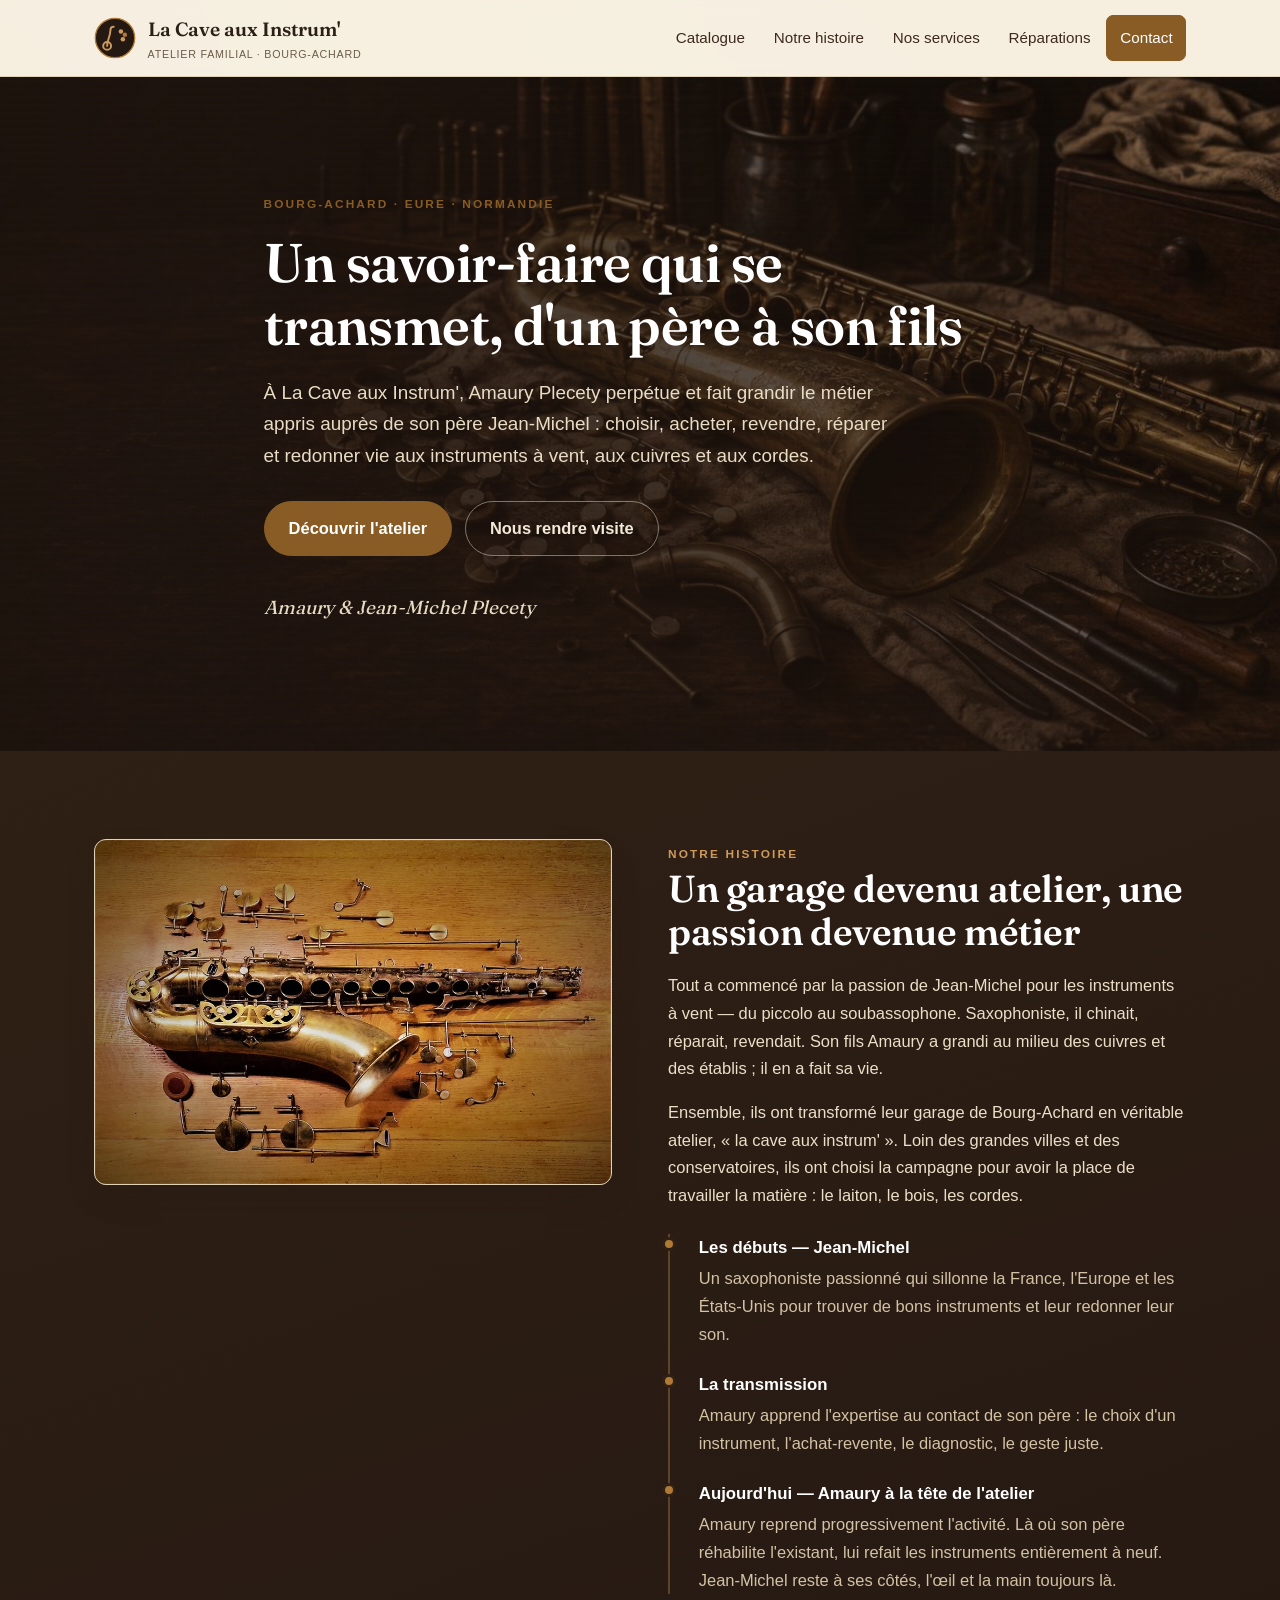
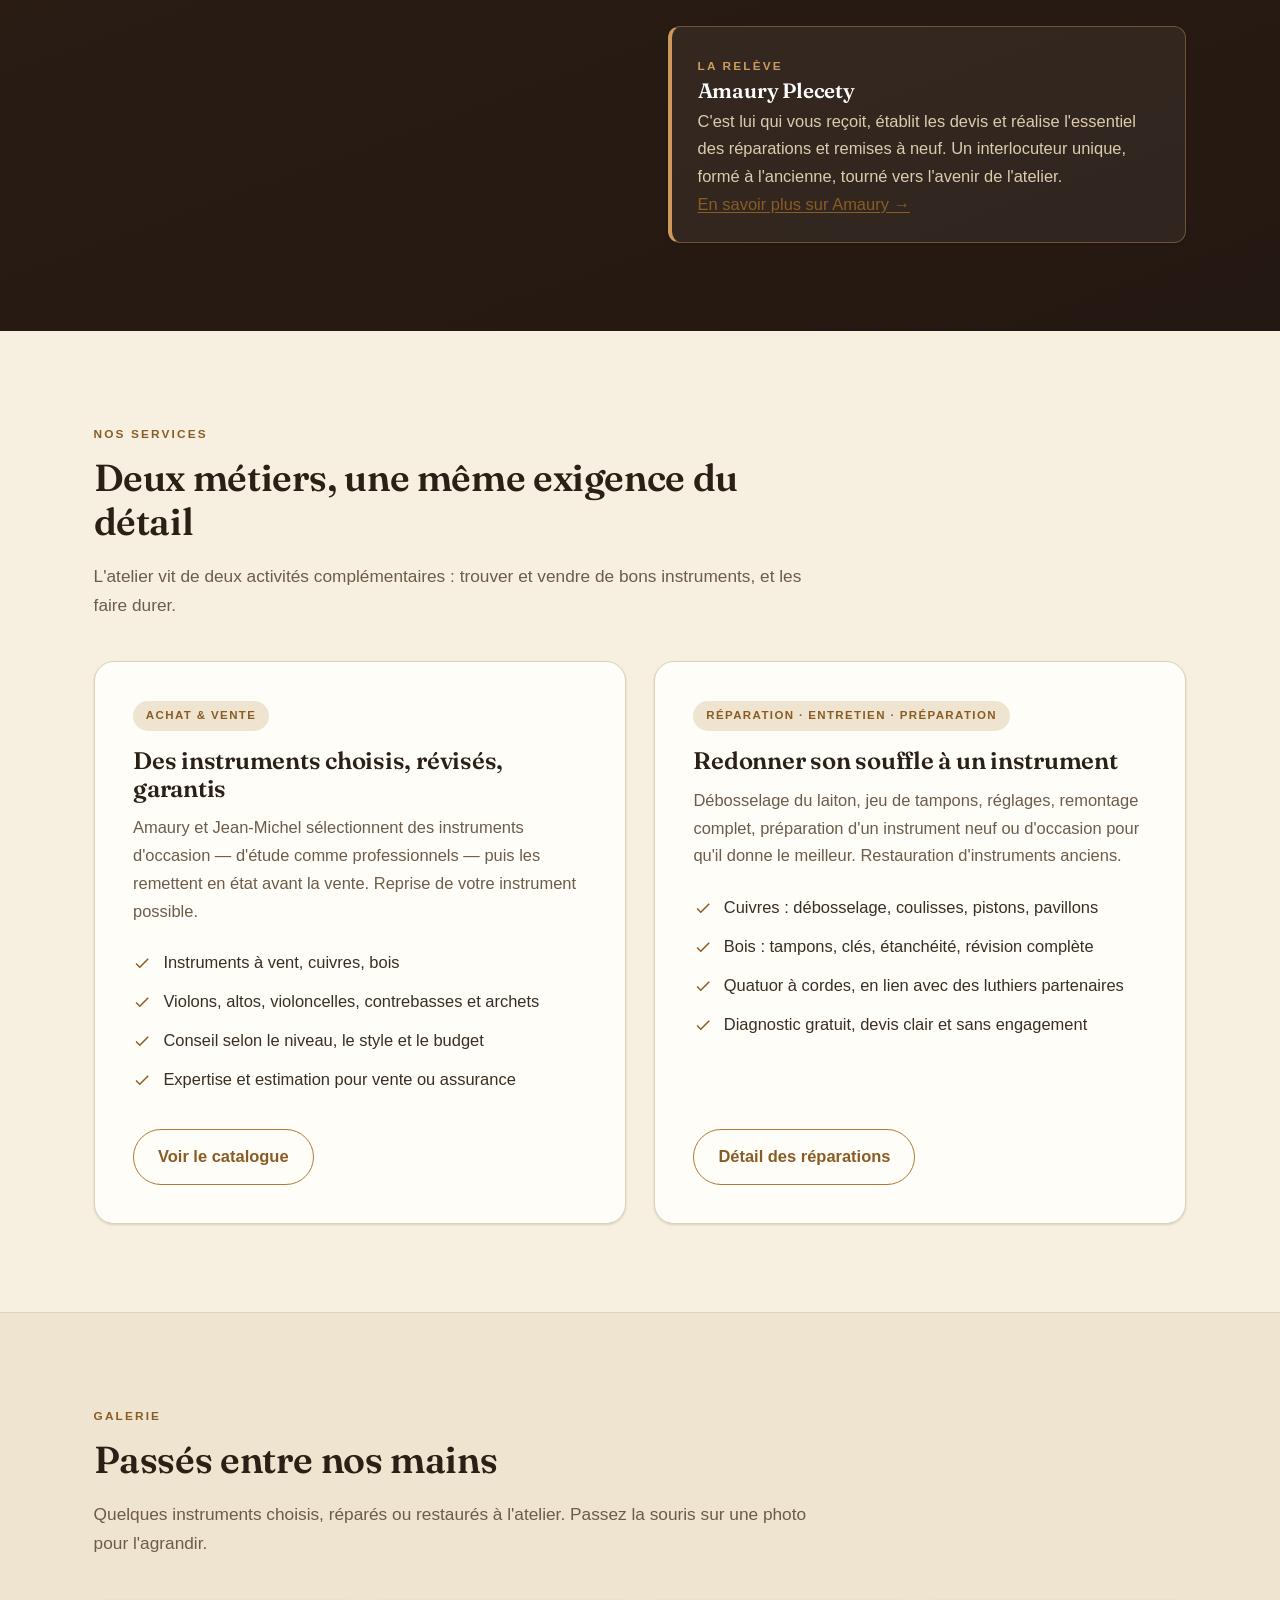
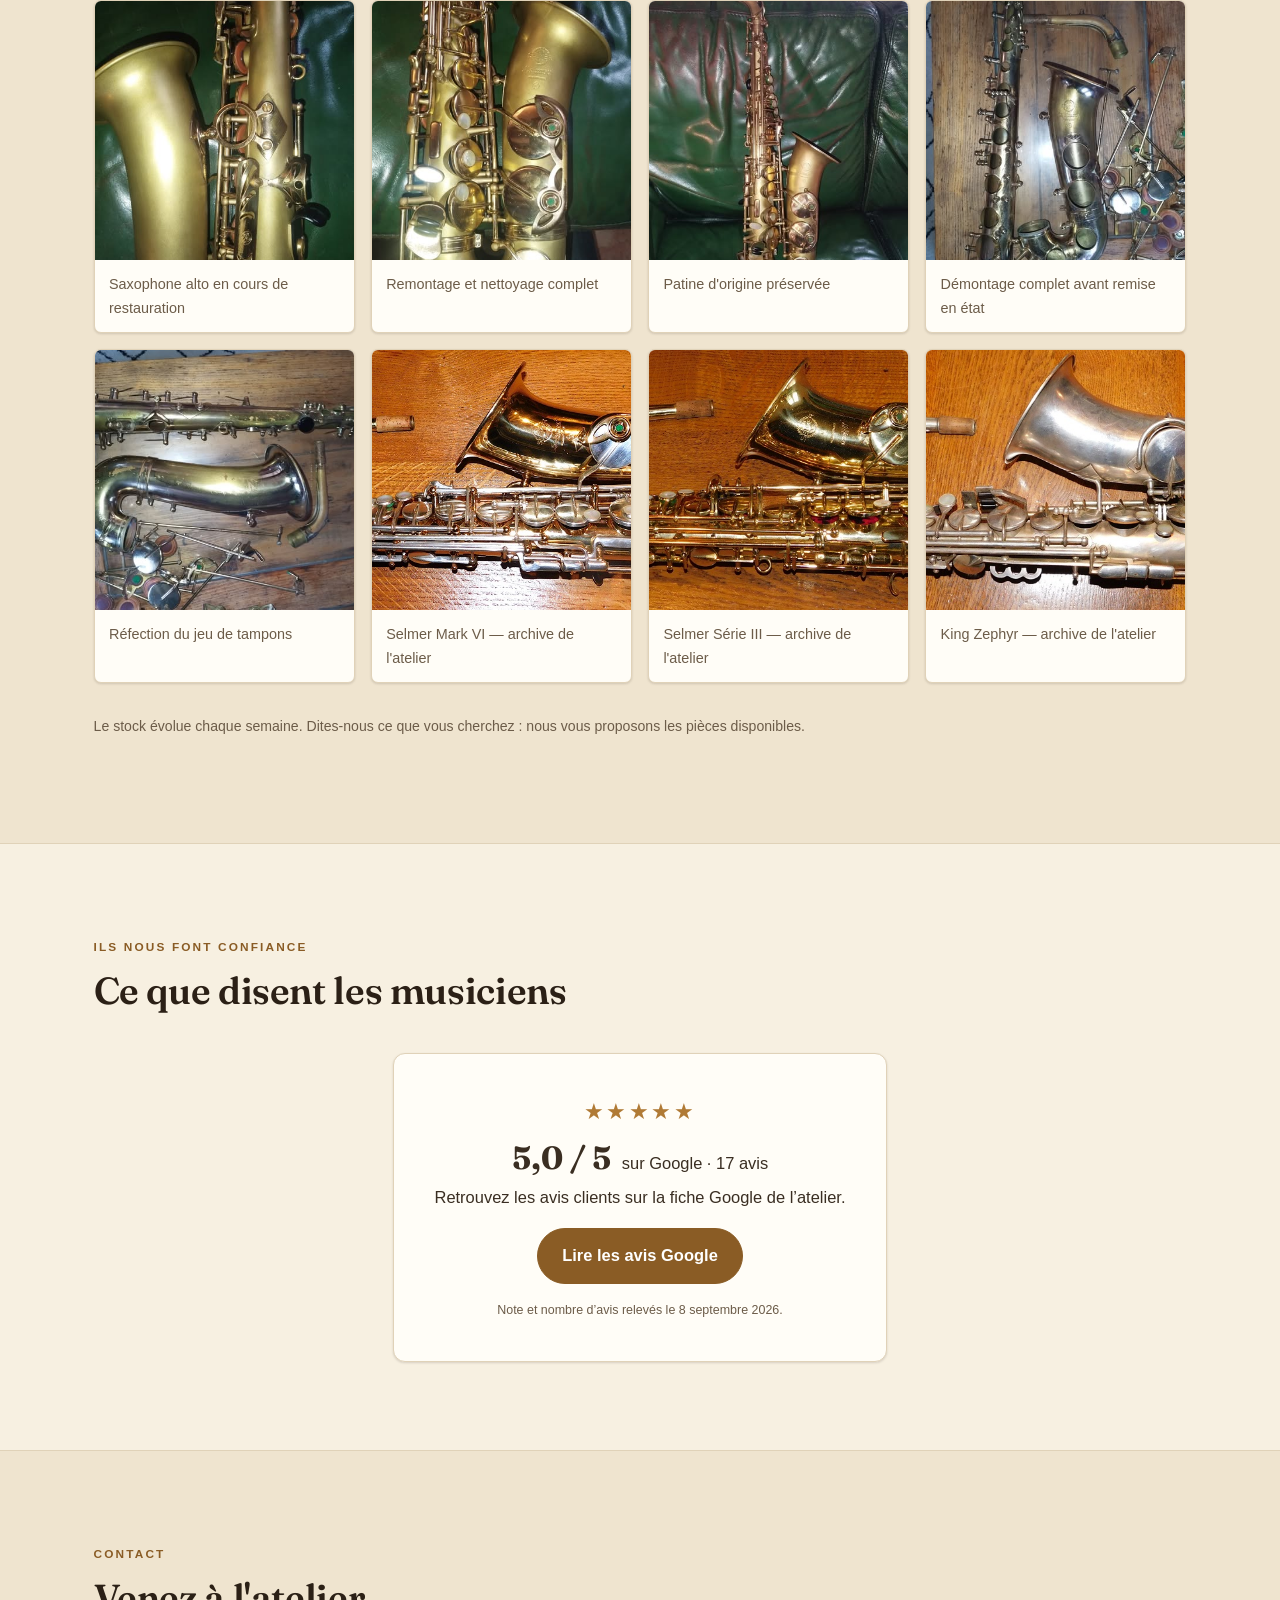
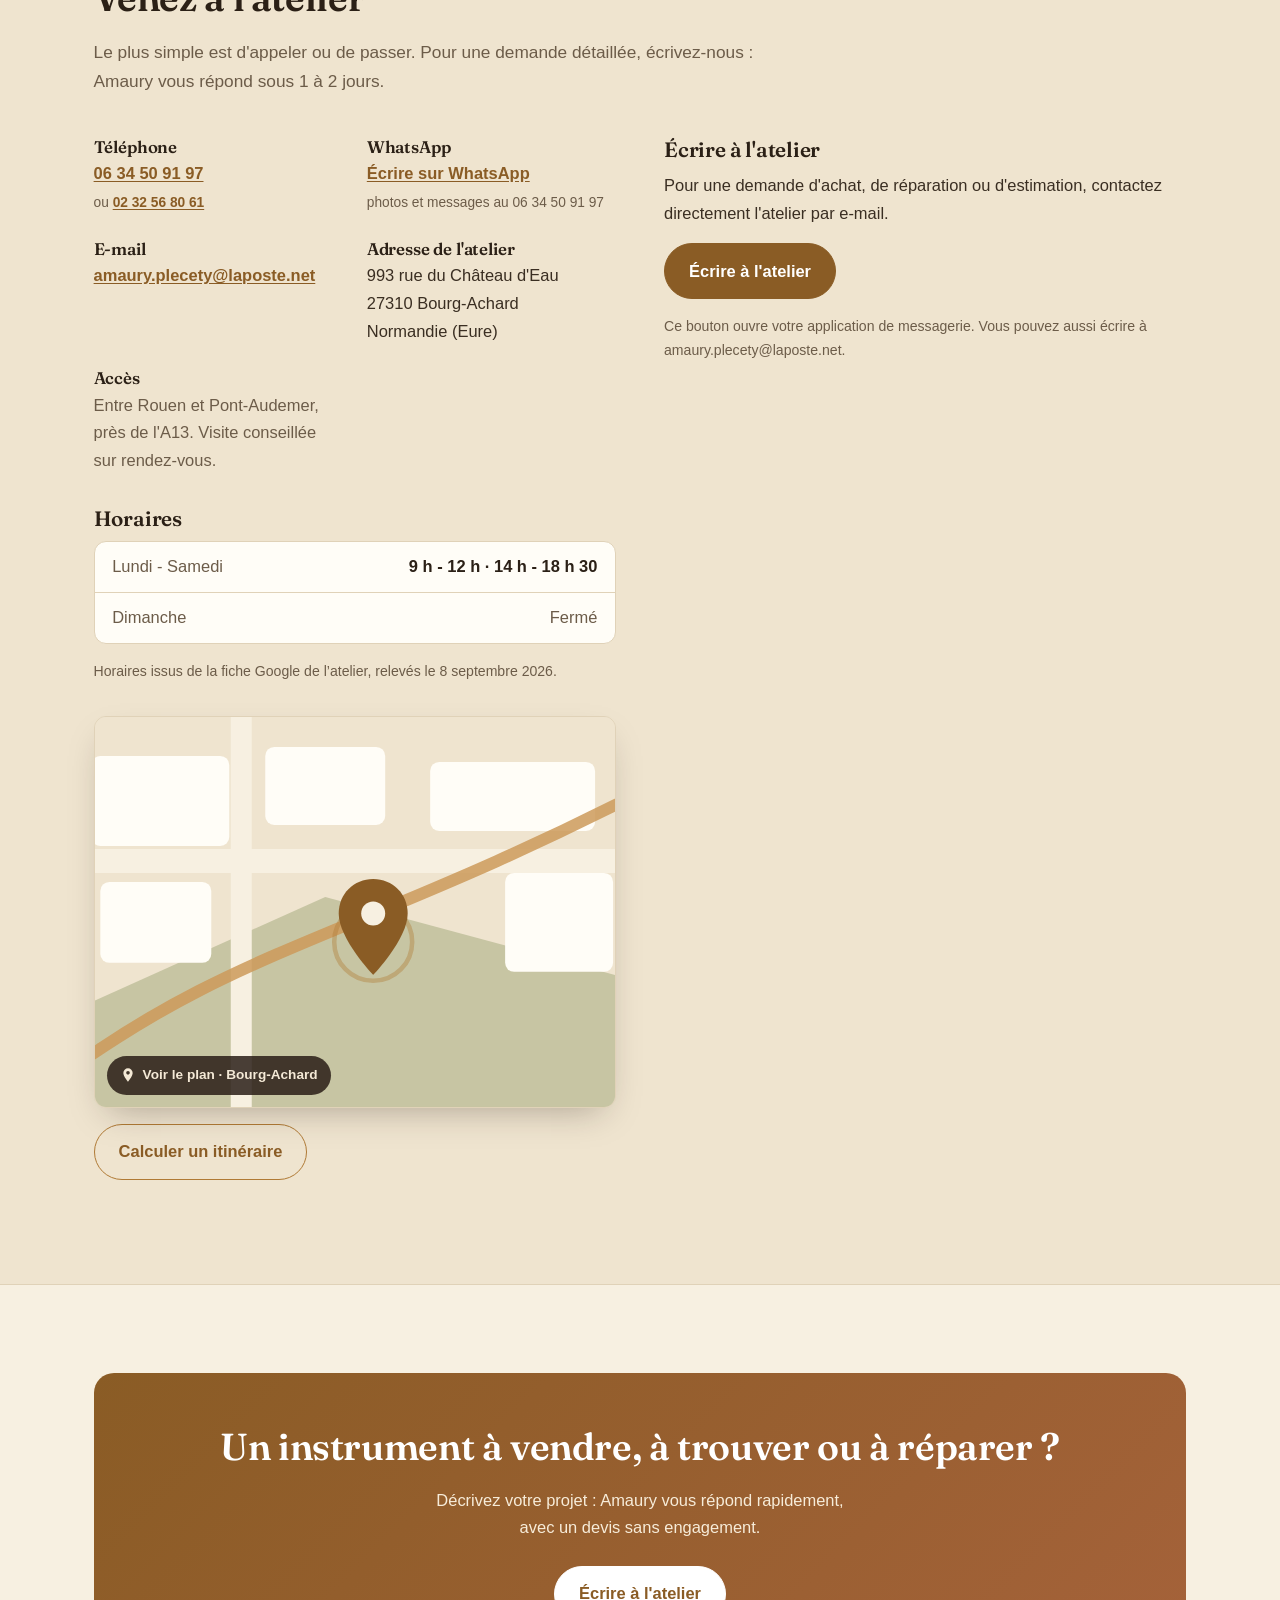
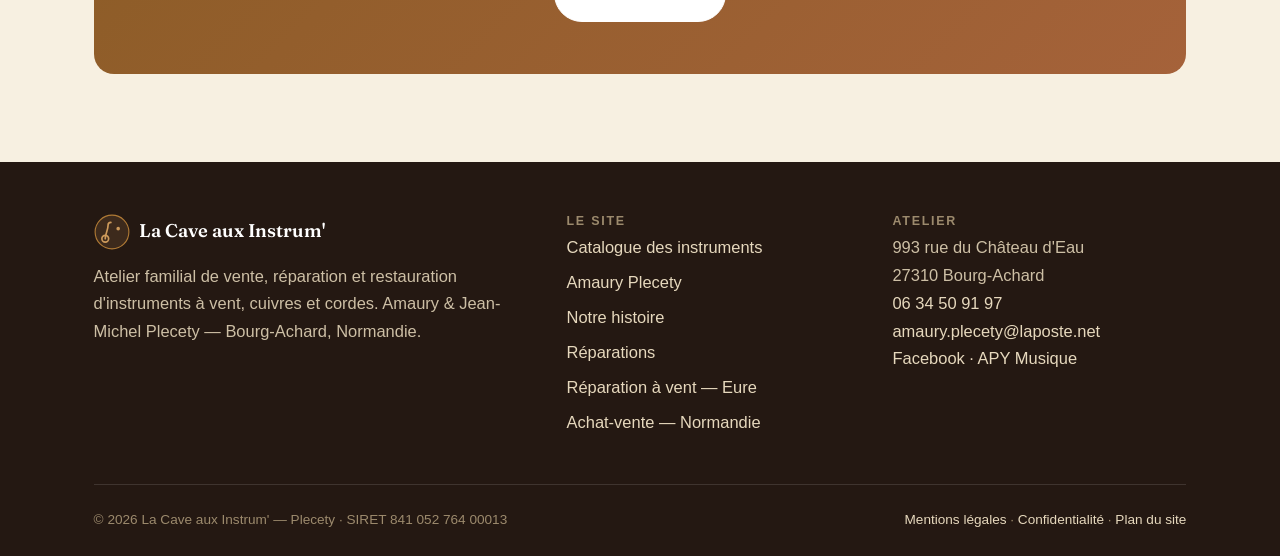
<file: index.html>
<!DOCTYPE html>
<html lang="fr">
<head>
<meta charset="utf-8">
<meta name="viewport" content="width=device-width, initial-scale=1">
<title>La Cave aux Instrum' — atelier familial de vente et réparation d'instruments à vent et à cordes, Bourg-Achard</title>
<meta name="description" content="Atelier familial à Bourg-Achard (Eure) : Amaury Plecety et son père Jean-Michel choisissent, vendent, réparent et restaurent les instruments à vent, cuivres et cordes. Un savoir-faire qui se transmet.">
<meta name="keywords" content="atelier instruments musique, réparation instrument à vent, restauration cuivres, achat vente instruments occasion, luthier Bourg-Achard, Amaury Plecety, Normandie, Eure">
<meta name="author" content="Amaury &amp; Jean-Michel Plecety — La Cave aux Instrum'">
<meta name="robots" content="index, follow, max-image-preview:large">
<link rel="canonical" href="https://cedricmahdaoui-create.github.io/">

<meta property="og:type" content="business.business">
<meta property="og:site_name" content="La Cave aux Instrum'">
<meta property="og:title" content="La Cave aux Instrum' — atelier familial d'instruments à vent et à cordes">
<meta property="og:description" content="Un père, un fils, un atelier. Vente, réparation et restauration d'instruments à Bourg-Achard, en Normandie.">
<meta property="og:locale" content="fr_FR">
<meta property="og:url" content="https://cedricmahdaoui-create.github.io/">
<meta property="og:image" content="https://cedricmahdaoui-create.github.io/assets/img/og-image.jpg">
<meta property="og:image:width" content="1200">
<meta property="og:image:height" content="630">
<meta name="twitter:card" content="summary_large_image">
<meta name="theme-color" content="#241812">

<link rel="icon" href="/assets/img/logo.svg" type="image/svg+xml">
<link rel="icon" href="/assets/img/favicon-32.png" sizes="32x32" type="image/png">
<link rel="apple-touch-icon" href="/assets/img/apple-touch-icon.png">
<link rel="manifest" href="/site.webmanifest">
<link rel="preload" href="/assets/fonts/fraunces-latin.woff2" as="font" type="font/woff2" crossorigin>
<link rel="preload" href="/assets/img/hero-atelier-artisanal.jpg" as="image" fetchpriority="high">
<link rel="stylesheet" href="/assets/css/style.css">

<script type="application/ld+json">
{
  "@context": "https://schema.org",
  "@type": "MusicStore",
  "@id": "https://cedricmahdaoui-create.github.io/#business",
  "name": "La Cave aux Instrum'",
  "description": "Atelier familial de vente, réparation et restauration d'instruments de musique à vent, cuivres et cordes.",
  "url": "https://cedricmahdaoui-create.github.io/",
  "telephone": "+33634509197",
  "email": "amaury.plecety@laposte.net",
  "priceRange": "€€",
  "identifier": { "@type": "PropertyValue", "propertyID": "SIRET", "value": "84105276400013" },
  "foundingDate": "2018-09-03",
  "image": "https://cedricmahdaoui-create.github.io/assets/img/og-image.jpg",
  "address": {
    "@type": "PostalAddress",
    "streetAddress": "993 rue du Château d'Eau",
    "postalCode": "27310",
    "addressLocality": "Bourg-Achard",
    "addressRegion": "Normandie",
    "addressCountry": "FR"
  },
  "areaServed": ["Normandie", "France", "Europe"],
  "founder": { "@type": "Person", "name": "Jean-Michel Plecety" },
  "employee": [
    { "@type": "Person", "name": "Amaury Plecety", "jobTitle": "Luthier réparateur, repreneur de l'atelier" },
    { "@type": "Person", "name": "Jean-Michel Plecety", "jobTitle": "Luthier réparateur, fondateur" }
  ],
  "makesOffer": [
    { "@type": "Offer", "name": "Achat et vente d'instruments à vent et à cordes" },
    { "@type": "Offer", "name": "Réparation, entretien et préparation d'instruments" },
    { "@type": "Offer", "name": "Restauration d'instruments anciens" }
  ],
  "openingHoursSpecification": [
    { "@type": "OpeningHoursSpecification", "dayOfWeek": ["Monday","Tuesday","Wednesday","Thursday","Friday","Saturday"], "opens": "09:00", "closes": "12:00" },
    { "@type": "OpeningHoursSpecification", "dayOfWeek": ["Monday","Tuesday","Wednesday","Thursday","Friday","Saturday"], "opens": "14:00", "closes": "18:30" }
  ],
  "sameAs": ["https://www.facebook.com/people/Amaury-PlecetY-APY-Musique/100054372527027/", "https://www.google.com/maps/place/Plecety+Jean+Michel/@49.3620309,0.8053628,17z/data=!3m1!4b1!4m6!3m5!1s0x47e1020b393b9471:0xf1030e30f7e30935!8m2!3d49.3620309!4d0.8053628!16s%2Fg%2F1tg4kp44"]
}
</script>
</head>
<body>
<a class="skip-link" href="#contenu">Aller au contenu</a>

<header class="site-header">
  <div class="container">
    <a class="brand" href="/">
      <svg viewBox="0 0 64 64" aria-hidden="true"><circle cx="32" cy="32" r="30" fill="#241812"/><circle cx="32" cy="32" r="30" fill="none" stroke="#b07a35" stroke-width="2"/><path d="M20 44c0-9 5-15 5-24 0-3 2-5 5-5" fill="none" stroke="#cd9a5b" stroke-width="3" stroke-linecap="round"/><circle cx="20" cy="44" r="6" fill="none" stroke="#cd9a5b" stroke-width="3"/><circle cx="41" cy="22" r="3.4" fill="#cd9a5b"/><circle cx="47" cy="27" r="3.4" fill="#b07a35"/><circle cx="44" cy="34" r="3.4" fill="#cd9a5b"/></svg>
      <span>La Cave aux Instrum'<small>Atelier familial · Bourg-Achard</small></span>
    </a>
    <button class="nav-toggle" type="button" aria-expanded="false" aria-controls="main-nav">Menu</button>
    <nav class="main-nav" id="main-nav" aria-label="Navigation principale">
      <ul>
        <li><a href="/catalogue.html">Catalogue</a></li>
        <li><a href="/#histoire">Notre histoire</a></li>
        <li><a href="/#services">Nos services</a></li>
        <li><a href="/reparations.html">Réparations</a></li>
        <li><a class="btn" href="/#contact">Contact</a></li>
      </ul>
    </nav>
  </div>
</header>

<main id="contenu">

  <!-- ============ HERO ============ -->
  <section class="hero">
    <div class="container">
      <span class="eyebrow">Bourg-Achard · Eure · Normandie</span>
      <h1>Un savoir-faire qui se transmet, d'un père à son fils</h1>
      <p>À La Cave aux Instrum', Amaury Plecety perpétue et fait grandir le métier appris auprès de son père Jean-Michel : choisir, acheter, revendre, réparer et redonner vie aux instruments à vent, aux cuivres et aux cordes.</p>
      <div class="hero-actions">
        <a class="btn" href="#services">Découvrir l'atelier</a>
        <a class="btn btn--ghost" href="#contact">Nous rendre visite</a>
      </div>
      <p class="hero-signature">Amaury &amp; Jean-Michel Plecety</p>
    </div>
  </section>

  <!-- ============ NOTRE HISTOIRE ============ -->
  <section class="section section--walnut" id="histoire">
    <div class="container">
      <div class="story">
        <div>
          <div class="story-portrait">
            <img src="/assets/img/atelier-amaury-mark-vii.jpg"
                 alt="Saxophone ténor entièrement démonté sur l'établi de l'atelier, corps d'un côté et toutes les clés alignées de l'autre"
                 width="960" height="640" loading="lazy">
          </div>
        </div>
        <div>
          <span class="eyebrow">Notre histoire</span>
          <h2>Un garage devenu atelier, une passion devenue métier</h2>
          <p>Tout a commencé par la passion de Jean-Michel pour les instruments à vent — du piccolo au soubassophone. Saxophoniste, il chinait, réparait, revendait. Son fils Amaury a grandi au milieu des cuivres et des établis ; il en a fait sa vie.</p>
          <p>Ensemble, ils ont transformé leur garage de Bourg-Achard en véritable atelier, « la cave aux instrum' ». Loin des grandes villes et des conservatoires, ils ont choisi la campagne pour avoir la place de travailler la matière : le laiton, le bois, les cordes.</p>

          <ul class="timeline">
            <li>
              <strong>Les débuts — Jean-Michel</strong>
              <p>Un saxophoniste passionné qui sillonne la France, l'Europe et les États-Unis pour trouver de bons instruments et leur redonner leur son.</p>
            </li>
            <li>
              <strong>La transmission</strong>
              <p>Amaury apprend l'expertise au contact de son père : le choix d'un instrument, l'achat-revente, le diagnostic, le geste juste.</p>
            </li>
            <li>
              <strong>Aujourd'hui — Amaury à la tête de l'atelier</strong>
              <p>Amaury reprend progressivement l'activité. Là où son père réhabilite l'existant, lui refait les instruments entièrement à neuf. Jean-Michel reste à ses côtés, l'œil et la main toujours là.</p>
            </li>
          </ul>

          <div class="spotlight">
            <span class="eyebrow eyebrow--light">La relève</span>
            <h3>Amaury Plecety</h3>
            <p>C'est lui qui vous reçoit, établit les devis et réalise l'essentiel des réparations et remises à neuf. Un interlocuteur unique, formé à l'ancienne, tourné vers l'avenir de l'atelier.</p>
            <p><a href="/amaury-plecety.html">En savoir plus sur Amaury →</a></p>
          </div>
        </div>
      </div>
    </div>
  </section>

  <!-- ============ NOS SERVICES ============ -->
  <section class="section" id="services">
    <div class="container">
      <div class="section-head">
        <span class="eyebrow">Nos services</span>
        <h2>Deux métiers, une même exigence du détail</h2>
        <p>L'atelier vit de deux activités complémentaires : trouver et vendre de bons instruments, et les faire durer.</p>
      </div>

      <div class="services">
        <article class="service">
          <span class="service-tag">Achat &amp; vente</span>
          <h3>Des instruments choisis, révisés, garantis</h3>
          <p>Amaury et Jean-Michel sélectionnent des instruments d'occasion — d'étude comme professionnels — puis les remettent en état avant la vente. Reprise de votre instrument possible.</p>
          <ul class="check-list">
            <li>Instruments à vent, cuivres, bois</li>
            <li>Violons, altos, violoncelles, contrebasses et archets</li>
            <li>Conseil selon le niveau, le style et le budget</li>
            <li>Expertise et estimation pour vente ou assurance</li>
          </ul>
          <a class="btn btn--ghost" href="/catalogue.html">Voir le catalogue</a>
        </article>

        <article class="service">
          <span class="service-tag">Réparation · entretien · préparation</span>
          <h3>Redonner son souffle à un instrument</h3>
          <p>Débosselage du laiton, jeu de tampons, réglages, remontage complet, préparation d'un instrument neuf ou d'occasion pour qu'il donne le meilleur. Restauration d'instruments anciens.</p>
          <ul class="check-list">
            <li>Cuivres : débosselage, coulisses, pistons, pavillons</li>
            <li>Bois : tampons, clés, étanchéité, révision complète</li>
            <li>Quatuor à cordes, en lien avec des luthiers partenaires</li>
            <li>Diagnostic gratuit, devis clair et sans engagement</li>
          </ul>
          <a class="btn btn--ghost" href="/reparations.html">Détail des réparations</a>
        </article>
      </div>
    </div>
  </section>

  <!-- ============ GALERIE ============ -->
  <section class="section section--alt" id="galerie">
    <div class="container">
      <div class="section-head">
        <span class="eyebrow">Galerie</span>
        <h2>Passés entre nos mains</h2>
        <p>Quelques instruments choisis, réparés ou restaurés à l'atelier. Passez la souris sur une photo pour l'agrandir.</p>
      </div>

      <div class="gallery">
        <figure><div class="frame"><img src="/assets/img/restauration-01.jpg" alt="Détail d'un saxophone alto en cours de restauration : mécanique, tampons et bas du corps" width="443" height="590" loading="lazy"></div><figcaption>Saxophone alto en cours de restauration</figcaption></figure>
        <figure><div class="frame"><img src="/assets/img/restauration-02.jpg" alt="Saxophone alto Selmer remonté, vue du pavillon gravé et de la mécanique nettoyée" width="443" height="590" loading="lazy"></div><figcaption>Remontage et nettoyage complet</figcaption></figure>
        <figure><div class="frame"><img src="/assets/img/restauration-03.jpg" alt="Saxophone alto restauré posé debout, patine d'origine conservée" width="443" height="590" loading="lazy"></div><figcaption>Patine d'origine préservée</figcaption></figure>
        <figure><div class="frame"><img src="/assets/img/restauration-04.jpg" alt="Saxophone ténor démonté à plat sur l'établi : corps, culasse et clés avant remontage" width="443" height="590" loading="lazy"></div><figcaption>Démontage complet avant remise en état</figcaption></figure>
        <figure><div class="frame"><img src="/assets/img/restauration-05.jpg" alt="Corps et culasse d'un saxophone ténor déposés, jeu de tampons à remplacer" width="590" height="443" loading="lazy"></div><figcaption>Réfection du jeu de tampons</figcaption></figure>
        <figure><div class="frame"><img src="/assets/img/catalogue-selmer-mark-vi.jpg" alt="Saxophone alto Selmer Mark VI, clés argentées sur corps verni" width="1000" height="405" loading="lazy"></div><figcaption>Selmer Mark VI — archive de l'atelier</figcaption></figure>
        <figure><div class="frame"><img src="/assets/img/catalogue-selmer-serie-iii.jpg" alt="Saxophone alto Selmer Série III entièrement verni, bec et bocal déposés" width="1000" height="391" loading="lazy"></div><figcaption>Selmer Série III — archive de l'atelier</figcaption></figure>
        <figure><div class="frame"><img src="/assets/img/catalogue-king-zephyr.jpg" alt="Saxophone alto King Zephyr en finition argent, gravure du pavillon" width="1000" height="393" loading="lazy"></div><figcaption>King Zephyr — archive de l'atelier</figcaption></figure>
      </div>
      <p class="form-note mt-2">Le stock évolue chaque semaine. Dites-nous ce que vous cherchez : nous vous proposons les pièces disponibles.</p>
    </div>
  </section>

  <!-- ============ TÉMOIGNAGES ============ -->
  <section class="section" id="avis">
    <div class="container">
      <div class="section-head">
        <span class="eyebrow">Ils nous font confiance</span>
        <h2>Ce que disent les musiciens</h2>
      </div>

      <!-- ⚠ Témoignages d'exemple. À remplacer par de vrais avis clients
           (avec leur accord). Voir README.md §« Témoignages ». -->
      <div class="testimonials">
        <div class="review-summary">
          <span class="review-stars" aria-label="5 étoiles sur 5">★★★★★</span>
          <strong>5,0 / 5</strong> <span>sur Google · 17 avis</span>
          <p>Retrouvez les avis clients sur la fiche Google de l’atelier.</p>
          <a class="btn" href="https://www.google.com/maps/place/Plecety+Jean+Michel/@49.3620309,0.8053628,17z/data=!3m1!4b1!4m6!3m5!1s0x47e1020b393b9471:0xf1030e30f7e30935!8m2!3d49.3620309!4d0.8053628!16s%2Fg%2F1tg4kp44" target="_blank" rel="noopener noreferrer">Lire les avis Google</a>
          <small>Note et nombre d’avis relevés le 8 septembre 2026.</small>
        </div>
        <figure class="quote">
          <blockquote>Mon saxophone n'avait pas aussi bien sonné depuis vingt ans. Amaury prend le temps d'expliquer ce qu'il fait, et le devis était exactement ce qui était annoncé.</blockquote>
          <figcaption><strong>Exemple de témoignage</strong>Saxophoniste amateur, Rouen</figcaption>
        </figure>
        <figure class="quote">
          <blockquote>J'ai acheté une trompette d'étude pour ma fille. Instrument révisé, conseils précieux sur la taille et l'entretien. Un accueil de vrais passionnés.</blockquote>
          <figcaption><strong>Exemple de témoignage</strong>Parent d'élève, Pont-Audemer</figcaption>
        </figure>
        <figure class="quote">
          <blockquote>Un cor ancien qui traînait dans un grenier familial, revenu à la vie entre leurs mains. Père et fils, chacun sa méthode, le même souci du travail bien fait.</blockquote>
          <figcaption><strong>Exemple de témoignage</strong>Professeur de musique, Eure</figcaption>
        </figure>
      </div>
    </div>
  </section>

  <!-- ============ CONTACT ============ -->
  <section class="section section--alt" id="contact">
    <div class="container">
      <div class="section-head">
        <span class="eyebrow">Contact</span>
        <h2>Venez à l'atelier</h2>
        <p>Le plus simple est d'appeler ou de passer. Pour une demande détaillée, écrivez-nous : Amaury vous répond sous 1 à 2 jours.</p>
      </div>

      <div class="contact-split">
        <div>
          <div class="info-grid">
            <div class="info-item">
              <h3>Téléphone</h3>
              <p><a href="tel:+33634509197">06 34 50 91 97</a><br><small>ou <a href="tel:+33232568061">02 32 56 80 61</a></small></p>
            </div>
            <div class="info-item">
              <h3>WhatsApp</h3>
              <p><a href="https://wa.me/33634509197" target="_blank" rel="noopener noreferrer">Écrire sur WhatsApp</a><br><small>photos et messages au 06 34 50 91 97</small></p>
            </div>
            <div class="info-item">
              <h3>E-mail</h3>
              <p><a href="mailto:amaury.plecety@laposte.net">amaury.plecety@laposte.net</a></p>
            </div>
            <div class="info-item">
              <h3>Adresse de l'atelier</h3>
              <address>993 rue du Château d'Eau<br>27310 Bourg-Achard<br>Normandie (Eure)</address>
            </div>
            <div class="info-item">
              <h3>Accès</h3>
              <p>Entre Rouen et Pont-Audemer, près de l'A13. Visite conseillée sur rendez-vous.</p>
            </div>
          </div>

          <h3 class="mt-2">Horaires</h3>
          <ul class="hours">
            <li><span>Lundi - Samedi</span><span>9 h - 12 h · 14 h - 18 h 30</span></li>
            <li data-closed><span>Dimanche</span><span>Fermé</span></li>
          </ul>
          <p class="form-note mt-1">Horaires issus de la fiche Google de l’atelier, relevés le 8 septembre 2026.</p>

          <a class="contact-map mt-2"
             href="https://www.google.com/maps/place/Plecety+Jean+Michel/@49.3620309,0.8053628,17z/data=!3m1!4b1!4m6!3m5!1s0x47e1020b393b9471:0xf1030e30f7e30935!8m2!3d49.3620309!4d0.8053628!16s%2Fg%2F1tg4kp44"
             target="_blank" rel="noopener noreferrer"
             aria-label="Ouvrir le plan d'accès à l'atelier dans Google Maps (nouvel onglet)">
            <svg class="map-illus" viewBox="0 0 400 260" aria-hidden="true" preserveAspectRatio="xMidYMid slice">
              <rect width="400" height="260" fill="var(--ivory-2)"/>
              <path d="M-20 210 L180 120 L440 190 L440 280 L-20 280 Z" fill="#7c8a52" opacity=".35"/>
              <g fill="var(--paper)">
                <rect x="24" y="26" width="92" height="60" rx="6"/>
                <rect x="140" y="20" width="80" height="52" rx="6"/>
                <rect x="250" y="30" width="110" height="46" rx="6"/>
                <rect x="30" y="110" width="74" height="54" rx="6"/>
                <rect x="300" y="104" width="72" height="66" rx="6"/>
              </g>
              <g stroke="var(--ivory)" stroke-linecap="round" fill="none">
                <path d="M0 96 H400" stroke-width="16"/>
                <path d="M124 0 V260" stroke-width="14"/>
              </g>
              <path d="M-10 250 C120 150 200 150 410 40" stroke="var(--brass-light)" stroke-width="8" fill="none" stroke-linecap="round" opacity=".85"/>
              <circle cx="212" cy="150" r="26" fill="none" stroke="var(--brass)" stroke-width="3" opacity=".4"/>
              <path d="M212 108c-13 0-23 10-23 23 0 17 23 41 23 41s23-24 23-41c0-13-10-23-23-23Z" fill="var(--brass-dark)"/>
              <circle cx="212" cy="131" r="8" fill="var(--ivory)"/>
            </svg>
            <span class="map-cta">
              <svg viewBox="0 0 24 24" aria-hidden="true"><path fill="currentColor" d="M12 2a7 7 0 0 0-7 7c0 5 7 13 7 13s7-8 7-13a7 7 0 0 0-7-7Zm0 9.5A2.5 2.5 0 1 1 12 6a2.5 2.5 0 0 1 0 5.5Z"/></svg>
              Voir le plan · Bourg-Achard
            </span>
          </a>
          <p class="map-actions mt-1">
            <a class="btn btn--ghost" href="https://www.google.com/maps/dir/?api=1&amp;destination=49.3620309,0.8053628" target="_blank" rel="noopener noreferrer">Calculer un itinéraire</a>
          </p>
        </div>

        <div>
          <h3>Écrire à l'atelier</h3>
          <p>Pour une demande d'achat, de réparation ou d'estimation, contactez directement l'atelier par e-mail.</p>
          <p><a class="btn" href="mailto:amaury.plecety@laposte.net">Écrire à l'atelier</a></p>
          <p class="form-note">Ce bouton ouvre votre application de messagerie. Vous pouvez aussi écrire à amaury.plecety@laposte.net.</p>
        </div>
      </div>
    </div>
  </section>

  <section class="section">
    <div class="container">
      <div class="cta-band">
        <h2>Un instrument à vendre, à trouver ou à réparer&nbsp;?</h2>
        <p>Décrivez votre projet : Amaury vous répond rapidement, avec un devis sans engagement.</p>
        <a class="btn" href="#contact">Écrire à l'atelier</a>
      </div>
    </div>
  </section>

</main>

<footer class="site-footer">
  <div class="container">
    <div class="footer-grid">
      <div>
        <div class="footer-brand">
          <svg viewBox="0 0 64 64" aria-hidden="true"><circle cx="32" cy="32" r="30" fill="#3d2a1c"/><circle cx="32" cy="32" r="30" fill="none" stroke="#b07a35" stroke-width="2"/><path d="M20 44c0-9 5-15 5-24 0-3 2-5 5-5" fill="none" stroke="#cd9a5b" stroke-width="3" stroke-linecap="round"/><circle cx="20" cy="44" r="6" fill="none" stroke="#cd9a5b" stroke-width="3"/><circle cx="43" cy="26" r="3.2" fill="#cd9a5b"/></svg>
          <strong>La Cave aux Instrum'</strong>
        </div>
        <p>Atelier familial de vente, réparation et restauration d'instruments à vent, cuivres et cordes. Amaury &amp; Jean-Michel Plecety — Bourg-Achard, Normandie.</p>
      </div>
      <div>
        <h2>Le site</h2>
        <ul>
          <li><a href="/catalogue.html">Catalogue des instruments</a></li>
          <li><a href="/amaury-plecety.html">Amaury Plecety</a></li>
          <li><a href="/#histoire">Notre histoire</a></li>
          <li><a href="/reparations.html">Réparations</a></li>
          <li><a href="/reparation-instruments-vent-eure.html">Réparation à vent — Eure</a></li>
          <li><a href="/achat-vente-instruments-normandie.html">Achat-vente — Normandie</a></li>
        </ul>
      </div>
      <div>
        <h2>Atelier</h2>
        <address>
          993 rue du Château d'Eau<br>
          27310 Bourg-Achard<br>
          <a href="tel:+33634509197">06 34 50 91 97</a><br>
          <a href="mailto:amaury.plecety@laposte.net">amaury.plecety@laposte.net</a><br>
          <a href="https://www.facebook.com/people/Amaury-PlecetY-APY-Musique/100054372527027/" target="_blank" rel="noopener noreferrer">Facebook · APY Musique</a>
        </address>
      </div>
    </div>
    <div class="footer-legal">
      <span>&copy; <span data-year>2026</span> La Cave aux Instrum' — Plecety · SIRET 841 052 764 00013</span>
      <span>
        <a href="/mentions-legales.html">Mentions légales</a> ·
        <a href="/politique-confidentialite.html">Confidentialité</a> ·
        <a href="/plan-du-site.html">Plan du site</a>
      </span>
    </div>
  </div>
</footer>

<!-- Barre d'actions mobile (visible sous 640px). Le lien WhatsApp suppose que
     le 06 34 50 91 97 est joignable sur WhatsApp — le retirer sinon (voir README). -->
<nav class="mobile-bar" aria-label="Contact rapide">
  <a href="tel:+33634509197"><svg viewBox="0 0 24 24" aria-hidden="true"><path fill="currentColor" d="M6.6 10.8a15.5 15.5 0 0 0 6.6 6.6l2.2-2.2c.3-.3.7-.4 1-.2 1.1.4 2.3.6 3.6.6.6 0 1 .4 1 1V20c0 .6-.4 1-1 1A17 17 0 0 1 3 4c0-.6.4-1 1-1h3.5c.6 0 1 .4 1 1 0 1.2.2 2.4.6 3.6.1.4 0 .8-.3 1z"/></svg>Appeler</a>
  <a class="mb-wa" href="https://wa.me/33634509197" target="_blank" rel="noopener noreferrer"><svg viewBox="0 0 24 24" aria-hidden="true"><path fill="currentColor" d="M12 2a10 10 0 0 0-8.6 15l-1.3 4.7 4.8-1.3A10 10 0 1 0 12 2m0 2a8 8 0 0 1 6.9 12l.3.5-.8 2.8-2.9-.8-.5.3A8 8 0 1 1 12 4m-2.5 3.6c-.2 0-.5 0-.7.3s-1 1-1 2.4 1 2.8 1.2 3 2 3.2 5 4.4c2.5 1 3 .8 3.6.8s1.7-.7 2-1.4.3-1.3.2-1.4l-1-.5-1.5-.7c-.2-.1-.4-.1-.5.1l-.7.9c-.1.2-.3.2-.5.1s-1-.4-2-1.2c-.7-.7-1.2-1.5-1.4-1.7s0-.4.1-.5l.5-.5c.1-.2.1-.3.2-.5s0-.4 0-.5l-.7-1.7c-.2-.4-.4-.4-.5-.4z"/></svg>WhatsApp</a>
  <a href="/#contact"><svg viewBox="0 0 24 24" aria-hidden="true"><path fill="currentColor" d="M4 4h16c1 0 2 1 2 2v12c0 1-1 2-2 2H4c-1 0-2-1-2-2V6c0-1 1-2 2-2m0 2v.4l8 5 8-5V6H4m0 12h16V8.3l-8 5-8-5V18z"/></svg>Écrire</a>
</nav>

<script src="/assets/js/main.js" defer></script>
</body>
</html>
</file>
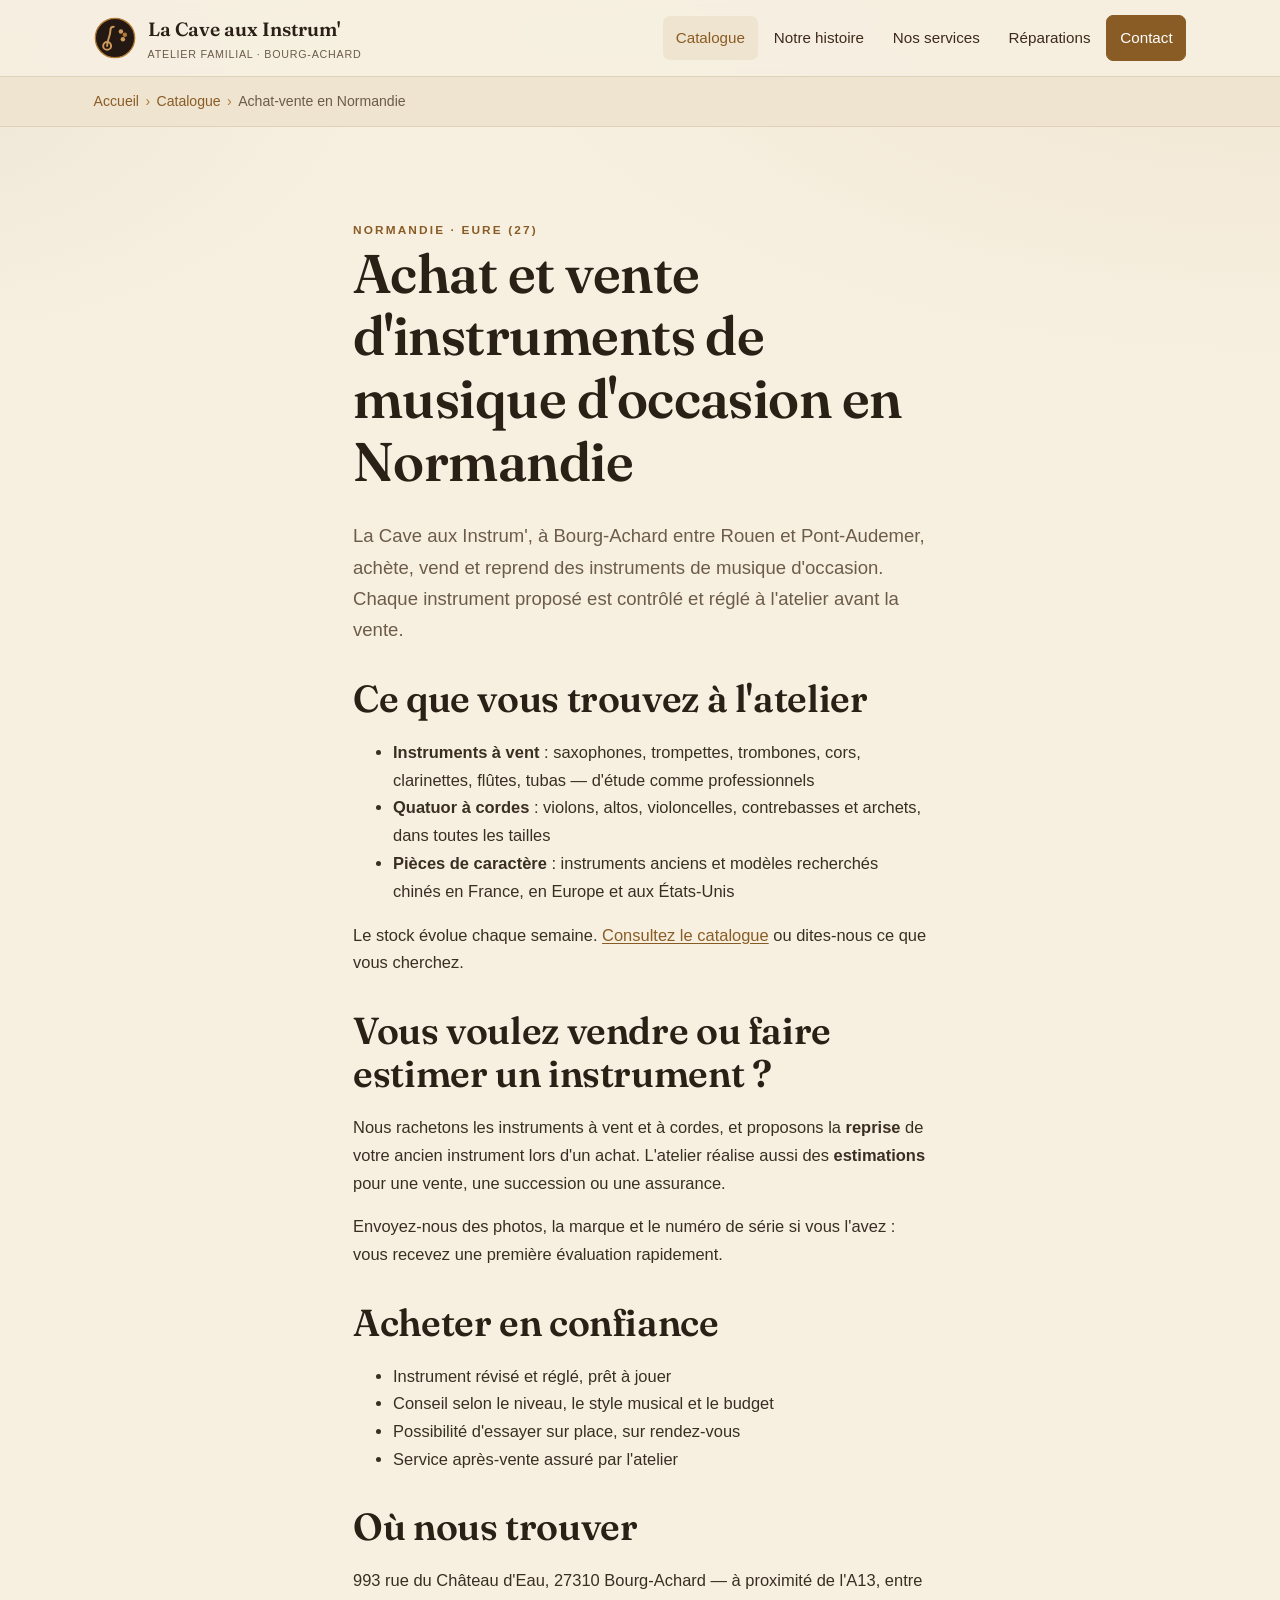
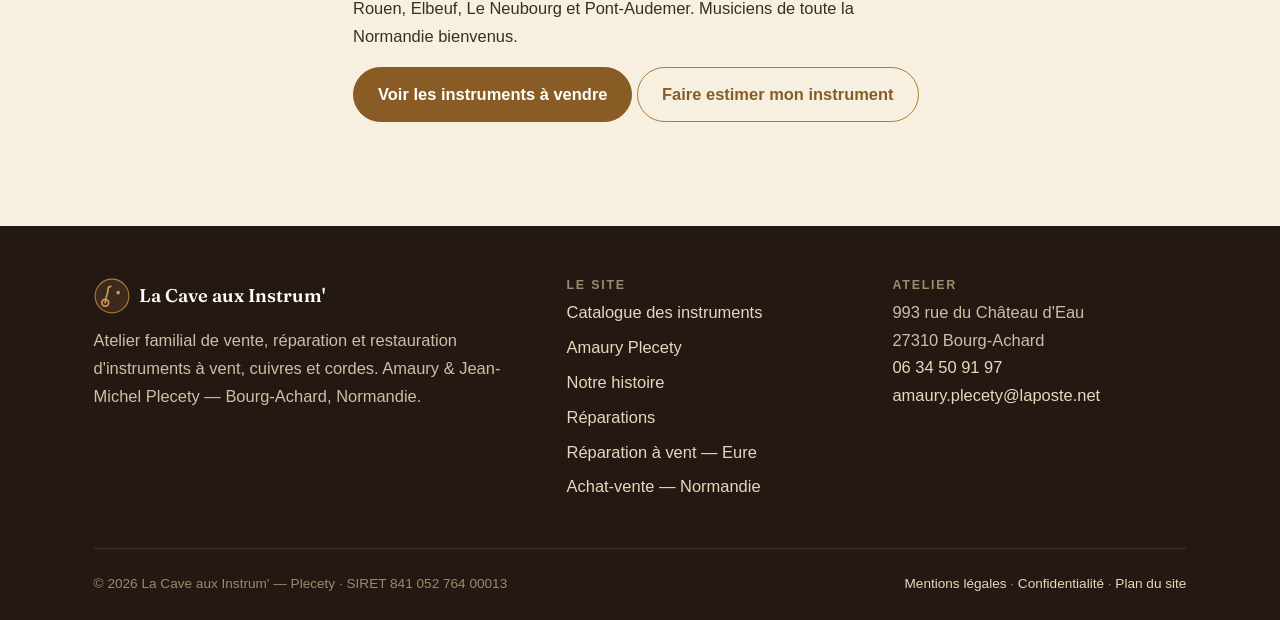
<file: achat-vente-instruments-normandie.html>
<!DOCTYPE html>
<html lang="fr">
<head>
<meta charset="utf-8">
<meta name="viewport" content="width=device-width, initial-scale=1">
<title>Achat et vente d'instruments de musique d'occasion en Normandie | La Cave aux Instrum'</title>
<meta name="description" content="Achat, vente et reprise d'instruments de musique d'occasion en Normandie : saxophones, cuivres, bois et quatuor à cordes, révisés à l'atelier de Bourg-Achard (Eure). Estimation gratuite.">
<meta name="robots" content="index, follow, max-image-preview:large">
<link rel="canonical" href="https://cedricmahdaoui-create.github.io/achat-vente-instruments-normandie.html">
<meta property="og:type" content="website">
<meta property="og:site_name" content="La Cave aux Instrum'">
<meta property="og:title" content="Achat et vente d'instruments de musique d'occasion en Normandie">
<meta property="og:description" content="Saxophones, cuivres, bois et cordes d'occasion, révisés à l'atelier. Reprise et estimation de votre instrument.">
<meta property="og:locale" content="fr_FR">
<meta property="og:url" content="https://cedricmahdaoui-create.github.io/achat-vente-instruments-normandie.html">
<meta property="og:image" content="https://cedricmahdaoui-create.github.io/assets/img/og-image.jpg">
<meta property="og:image:width" content="1200">
<meta property="og:image:height" content="630">
<meta name="twitter:card" content="summary_large_image">
<meta name="theme-color" content="#241812">
<link rel="icon" href="/assets/img/logo.svg" type="image/svg+xml">
<link rel="icon" href="/assets/img/favicon-32.png" sizes="32x32" type="image/png">
<link rel="apple-touch-icon" href="/assets/img/apple-touch-icon.png">
<link rel="manifest" href="/site.webmanifest">
<link rel="preload" href="/assets/fonts/fraunces-latin.woff2" as="font" type="font/woff2" crossorigin>
<link rel="stylesheet" href="/assets/css/style.css">
<script type="application/ld+json">
{
  "@context": "https://schema.org",
  "@type": "MusicStore",
  "name": "La Cave aux Instrum'",
  "description": "Achat, vente et reprise d'instruments de musique d'occasion à vent, cuivres et cordes.",
  "url": "https://cedricmahdaoui-create.github.io/achat-vente-instruments-normandie.html",
  "telephone": "+33634509197",
  "email": "amaury.plecety@laposte.net",
  "identifier": { "@type": "PropertyValue", "propertyID": "SIRET", "value": "84105276400013" },
  "image": "https://cedricmahdaoui-create.github.io/assets/img/og-image.jpg",
  "address": {
    "@type": "PostalAddress",
    "streetAddress": "993 rue du Château d'Eau",
    "postalCode": "27310",
    "addressLocality": "Bourg-Achard",
    "addressRegion": "Normandie",
    "addressCountry": "FR"
  },
  "areaServed": ["Normandie", "Eure", "Seine-Maritime"]
}
</script>
<script type="application/ld+json">
{
  "@context": "https://schema.org",
  "@type": "BreadcrumbList",
  "itemListElement": [
    { "@type": "ListItem", "position": 1, "name": "Accueil", "item": "https://cedricmahdaoui-create.github.io/" },
    { "@type": "ListItem", "position": 2, "name": "Achat-vente d'instruments en Normandie", "item": "https://cedricmahdaoui-create.github.io/achat-vente-instruments-normandie.html" }
  ]
}
</script>
</head>
<body>
<a class="skip-link" href="#contenu">Aller au contenu</a>

<header class="site-header">
  <div class="container">
    <a class="brand" href="/">
      <svg viewBox="0 0 64 64" aria-hidden="true"><circle cx="32" cy="32" r="30" fill="#241812"/><circle cx="32" cy="32" r="30" fill="none" stroke="#b07a35" stroke-width="2"/><path d="M20 44c0-9 5-15 5-24 0-3 2-5 5-5" fill="none" stroke="#cd9a5b" stroke-width="3" stroke-linecap="round"/><circle cx="20" cy="44" r="6" fill="none" stroke="#cd9a5b" stroke-width="3"/><circle cx="41" cy="22" r="3.4" fill="#cd9a5b"/><circle cx="47" cy="27" r="3.4" fill="#b07a35"/><circle cx="44" cy="34" r="3.4" fill="#cd9a5b"/></svg>
      <span>La Cave aux Instrum'<small>Atelier familial · Bourg-Achard</small></span>
    </a>
    <button class="nav-toggle" type="button" aria-expanded="false" aria-controls="main-nav">Menu</button>
    <nav class="main-nav" id="main-nav" aria-label="Navigation principale">
      <ul>
        <li><a href="/catalogue.html" aria-current="page">Catalogue</a></li>
        <li><a href="/#histoire">Notre histoire</a></li>
        <li><a href="/#services">Nos services</a></li>
        <li><a href="/reparations.html">Réparations</a></li>
        <li><a class="btn" href="/#contact">Contact</a></li>
      </ul>
    </nav>
  </div>
</header>

<nav class="breadcrumb" aria-label="Fil d'Ariane">
  <div class="container">
    <ol>
      <li><a href="/">Accueil</a></li>
      <li><a href="/catalogue.html">Catalogue</a></li>
      <li aria-current="page">Achat-vente en Normandie</li>
    </ol>
  </div>
</nav>

<main id="contenu">
  <section class="section">
    <div class="container prose">
      <span class="eyebrow">Normandie · Eure (27)</span>
      <h1>Achat et vente d'instruments de musique d'occasion en Normandie</h1>
      <p class="lead">La Cave aux Instrum', à Bourg-Achard entre Rouen et Pont-Audemer, achète, vend et reprend des instruments de musique d'occasion. Chaque instrument proposé est contrôlé et réglé à l'atelier avant la vente.</p>

      <h2>Ce que vous trouvez à l'atelier</h2>
      <ul>
        <li><strong>Instruments à vent</strong> : saxophones, trompettes, trombones, cors, clarinettes, flûtes, tubas — d'étude comme professionnels</li>
        <li><strong>Quatuor à cordes</strong> : violons, altos, violoncelles, contrebasses et archets, dans toutes les tailles</li>
        <li><strong>Pièces de caractère</strong> : instruments anciens et modèles recherchés chinés en France, en Europe et aux États-Unis</li>
      </ul>
      <p>Le stock évolue chaque semaine. <a href="/catalogue.html">Consultez le catalogue</a> ou dites-nous ce que vous cherchez.</p>

      <h2>Vous voulez vendre ou faire estimer un instrument&nbsp;?</h2>
      <p>Nous rachetons les instruments à vent et à cordes, et proposons la <strong>reprise</strong> de votre ancien instrument lors d'un achat. L'atelier réalise aussi des <strong>estimations</strong> pour une vente, une succession ou une assurance.</p>
      <p>Envoyez-nous des photos, la marque et le numéro de série si vous l'avez : vous recevez une première évaluation rapidement.</p>

      <h2>Acheter en confiance</h2>
      <ul>
        <li>Instrument révisé et réglé, prêt à jouer</li>
        <li>Conseil selon le niveau, le style musical et le budget</li>
        <li>Possibilité d'essayer sur place, sur rendez-vous</li>
        <li>Service après-vente assuré par l'atelier</li>
      </ul>

      <h2>Où nous trouver</h2>
      <p>993 rue du Château d'Eau, 27310 Bourg-Achard — à proximité de l'A13, entre Rouen, Elbeuf, Le Neubourg et Pont-Audemer. Musiciens de toute la Normandie bienvenus.</p>

      <p>
        <a href="/catalogue.html" class="btn">Voir les instruments à vendre</a>
        <a href="/#contact" class="btn btn--ghost">Faire estimer mon instrument</a>
      </p>
    </div>
  </section>
</main>

<footer class="site-footer">
  <div class="container">
    <div class="footer-grid">
      <div>
        <div class="footer-brand">
          <svg viewBox="0 0 64 64" aria-hidden="true"><circle cx="32" cy="32" r="30" fill="#3d2a1c"/><circle cx="32" cy="32" r="30" fill="none" stroke="#b07a35" stroke-width="2"/><path d="M20 44c0-9 5-15 5-24 0-3 2-5 5-5" fill="none" stroke="#cd9a5b" stroke-width="3" stroke-linecap="round"/><circle cx="20" cy="44" r="6" fill="none" stroke="#cd9a5b" stroke-width="3"/><circle cx="43" cy="26" r="3.2" fill="#cd9a5b"/></svg>
          <strong>La Cave aux Instrum'</strong>
        </div>
        <p>Atelier familial de vente, réparation et restauration d'instruments à vent, cuivres et cordes. Amaury &amp; Jean-Michel Plecety — Bourg-Achard, Normandie.</p>
      </div>
      <div>
        <h2>Le site</h2>
        <ul>
          <li><a href="/catalogue.html">Catalogue des instruments</a></li>
          <li><a href="/amaury-plecety.html">Amaury Plecety</a></li>
          <li><a href="/#histoire">Notre histoire</a></li>
          <li><a href="/reparations.html">Réparations</a></li>
          <li><a href="/reparation-instruments-vent-eure.html">Réparation à vent — Eure</a></li>
          <li><a href="/achat-vente-instruments-normandie.html">Achat-vente — Normandie</a></li>
        </ul>
      </div>
      <div>
        <h2>Atelier</h2>
        <address>
          993 rue du Château d'Eau<br>
          27310 Bourg-Achard<br>
          <a href="tel:+33634509197">06 34 50 91 97</a><br>
          <a href="mailto:amaury.plecety@laposte.net">amaury.plecety@laposte.net</a>
        </address>
      </div>
    </div>
    <div class="footer-legal">
      <span>&copy; <span data-year>2026</span> La Cave aux Instrum' — Plecety · SIRET 841 052 764 00013</span>
      <span>
        <a href="/mentions-legales.html">Mentions légales</a> ·
        <a href="/politique-confidentialite.html">Confidentialité</a> ·
        <a href="/plan-du-site.html">Plan du site</a>
      </span>
    </div>
  </div>
</footer>

<!-- Barre d'actions mobile (visible sous 640px). Le lien WhatsApp suppose que
     le 06 34 50 91 97 est joignable sur WhatsApp — le retirer sinon (voir README). -->
<nav class="mobile-bar" aria-label="Contact rapide">
  <a href="tel:+33634509197"><svg viewBox="0 0 24 24" aria-hidden="true"><path fill="currentColor" d="M6.6 10.8a15.5 15.5 0 0 0 6.6 6.6l2.2-2.2c.3-.3.7-.4 1-.2 1.1.4 2.3.6 3.6.6.6 0 1 .4 1 1V20c0 .6-.4 1-1 1A17 17 0 0 1 3 4c0-.6.4-1 1-1h3.5c.6 0 1 .4 1 1 0 1.2.2 2.4.6 3.6.1.4 0 .8-.3 1z"/></svg>Appeler</a>
  <a class="mb-wa" href="https://wa.me/33634509197" target="_blank" rel="noopener noreferrer"><svg viewBox="0 0 24 24" aria-hidden="true"><path fill="currentColor" d="M12 2a10 10 0 0 0-8.6 15l-1.3 4.7 4.8-1.3A10 10 0 1 0 12 2m0 2a8 8 0 0 1 6.9 12l.3.5-.8 2.8-2.9-.8-.5.3A8 8 0 1 1 12 4m-2.5 3.6c-.2 0-.5 0-.7.3s-1 1-1 2.4 1 2.8 1.2 3 2 3.2 5 4.4c2.5 1 3 .8 3.6.8s1.7-.7 2-1.4.3-1.3.2-1.4l-1-.5-1.5-.7c-.2-.1-.4-.1-.5.1l-.7.9c-.1.2-.3.2-.5.1s-1-.4-2-1.2c-.7-.7-1.2-1.5-1.4-1.7s0-.4.1-.5l.5-.5c.1-.2.1-.3.2-.5s0-.4 0-.5l-.7-1.7c-.2-.4-.4-.4-.5-.4z"/></svg>WhatsApp</a>
  <a href="/#contact"><svg viewBox="0 0 24 24" aria-hidden="true"><path fill="currentColor" d="M4 4h16c1 0 2 1 2 2v12c0 1-1 2-2 2H4c-1 0-2-1-2-2V6c0-1 1-2 2-2m0 2v.4l8 5 8-5V6H4m0 12h16V8.3l-8 5-8-5V18z"/></svg>Écrire</a>
</nav>

<script src="/assets/js/main.js" defer></script>
</body>
</html>
</file>
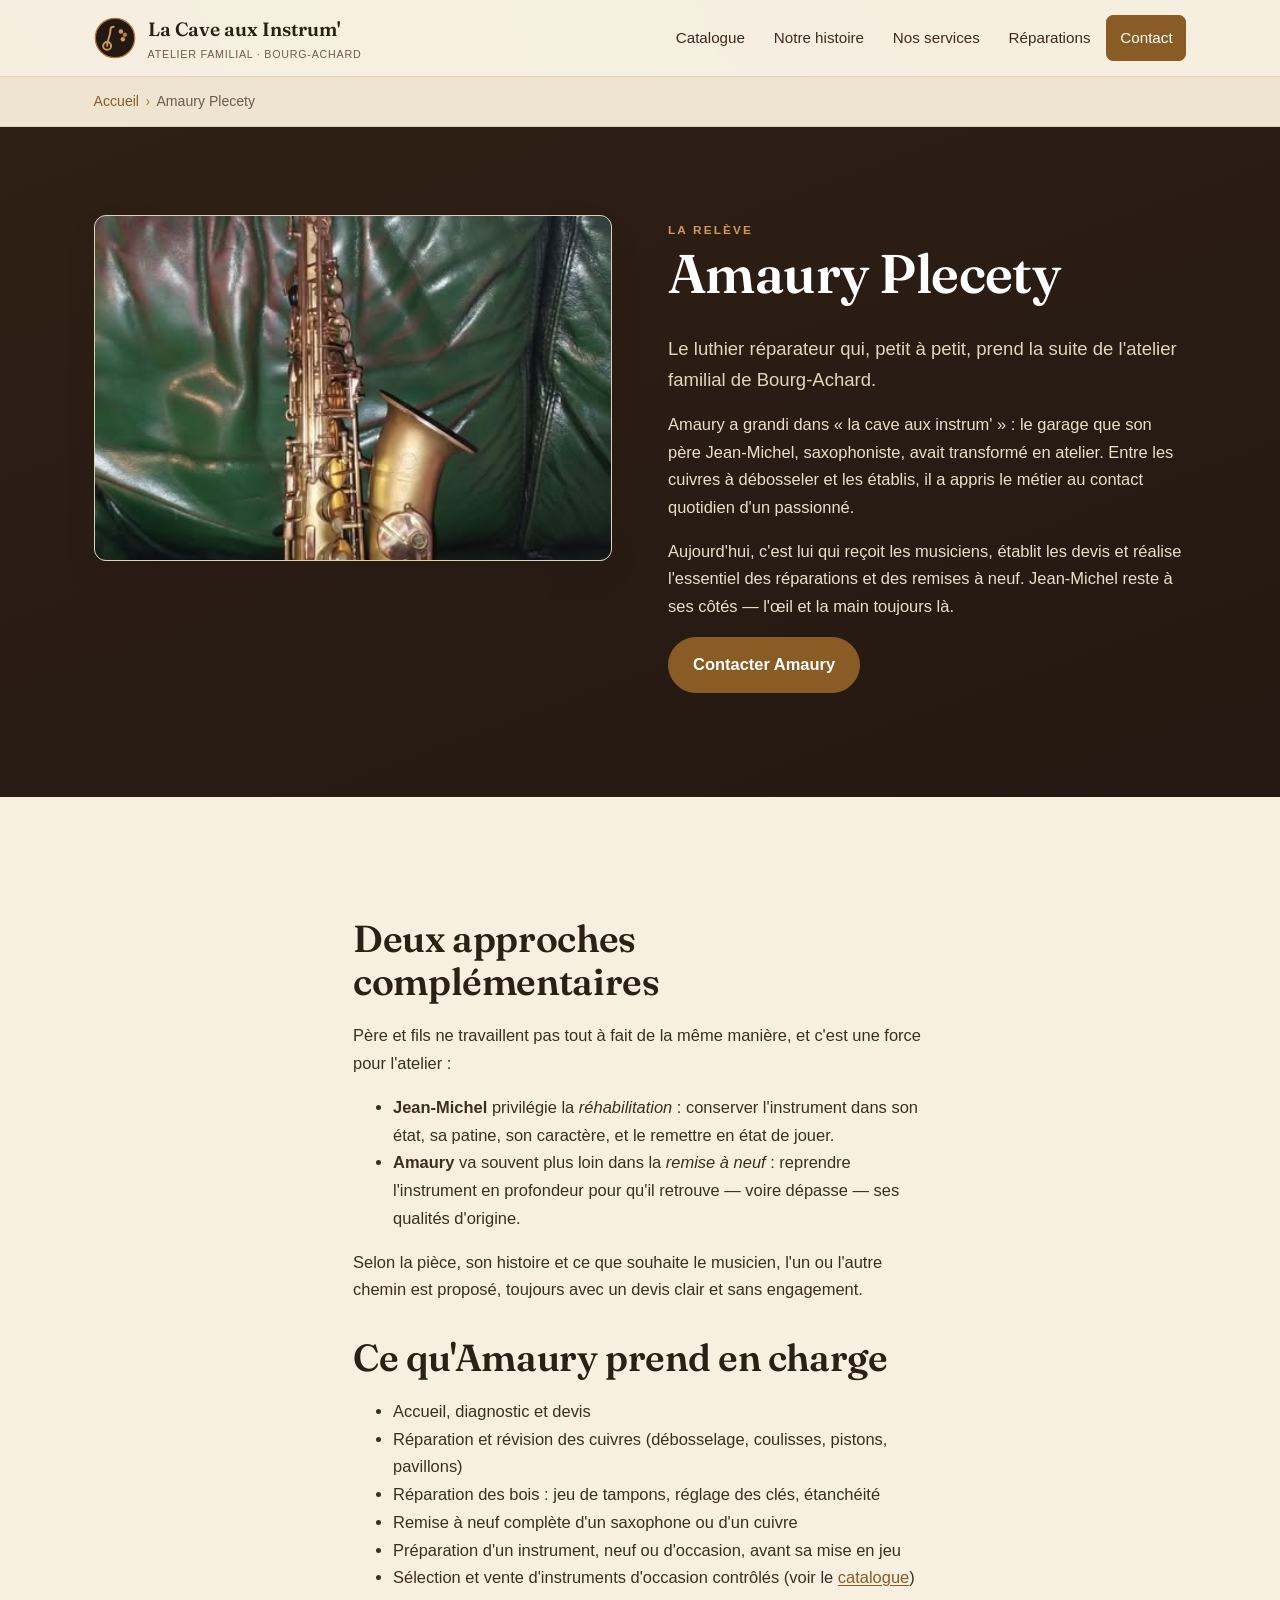
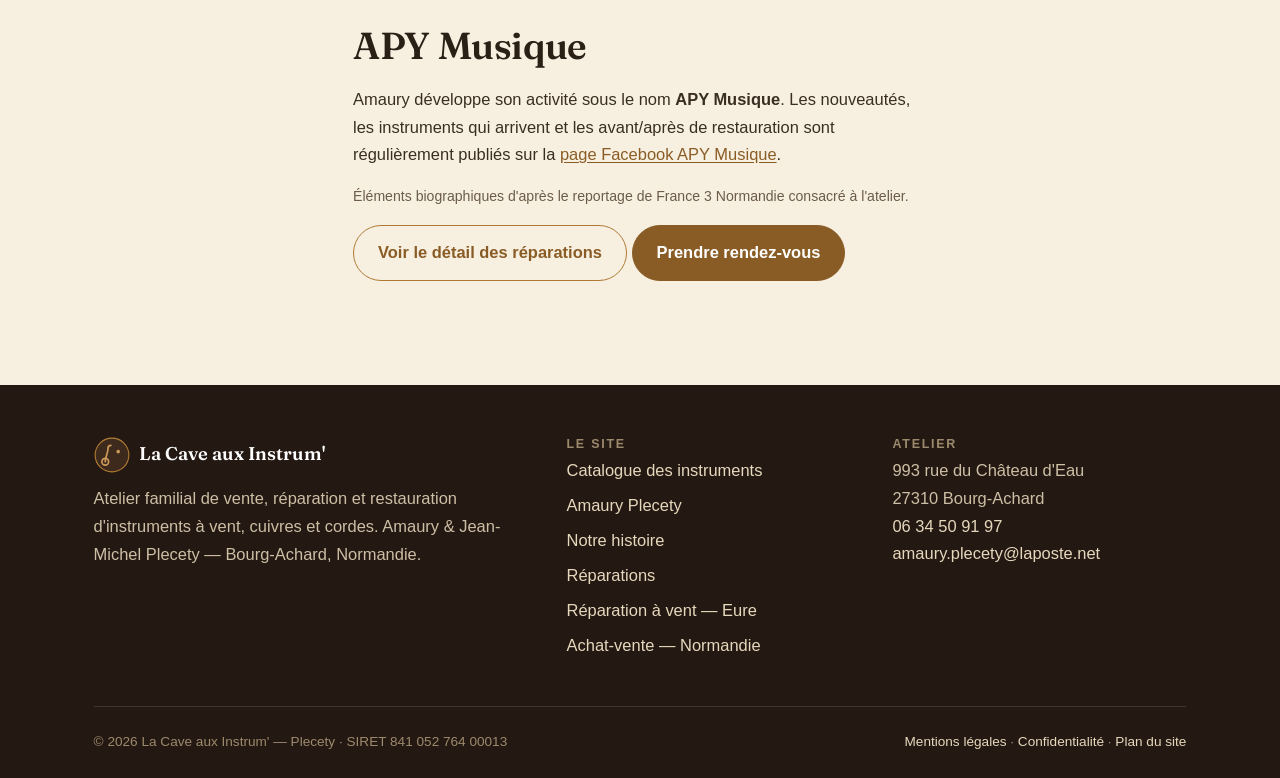
<file: amaury-plecety.html>
<!DOCTYPE html>
<html lang="fr">
<head>
<meta charset="utf-8">
<meta name="viewport" content="width=device-width, initial-scale=1">
<title>Amaury Plecety — le luthier qui reprend l'atelier | La Cave aux Instrum'</title>
<meta name="description" content="Amaury Plecety a appris le métier auprès de son père Jean-Michel et reprend progressivement l'atelier La Cave aux Instrum' à Bourg-Achard : réparation, restauration et remise à neuf d'instruments à vent et à cordes.">
<meta name="robots" content="index, follow, max-image-preview:large">
<link rel="canonical" href="https://cedricmahdaoui-create.github.io/amaury-plecety.html">
<meta property="og:type" content="profile">
<meta property="og:site_name" content="La Cave aux Instrum'">
<meta property="og:title" content="Amaury Plecety — le luthier qui reprend l'atelier">
<meta property="og:description" content="Formé à l'ancienne par son père, tourné vers l'avenir de l'atelier familial de Bourg-Achard.">
<meta property="og:locale" content="fr_FR">
<meta property="og:url" content="https://cedricmahdaoui-create.github.io/amaury-plecety.html">
<meta property="og:image" content="https://cedricmahdaoui-create.github.io/assets/img/og-image.jpg">
<meta property="og:image:width" content="1200">
<meta property="og:image:height" content="630">
<meta name="twitter:card" content="summary_large_image">
<meta name="theme-color" content="#241812">
<link rel="icon" href="/assets/img/logo.svg" type="image/svg+xml">
<link rel="icon" href="/assets/img/favicon-32.png" sizes="32x32" type="image/png">
<link rel="apple-touch-icon" href="/assets/img/apple-touch-icon.png">
<link rel="manifest" href="/site.webmanifest">
<link rel="preload" href="/assets/fonts/fraunces-latin.woff2" as="font" type="font/woff2" crossorigin>
<link rel="stylesheet" href="/assets/css/style.css">
<script type="application/ld+json">
{
  "@context": "https://schema.org",
  "@type": "Person",
  "name": "Amaury Plecety",
  "jobTitle": "Luthier réparateur",
  "worksFor": {
    "@type": "MusicStore",
    "name": "La Cave aux Instrum'",
    "address": {
      "@type": "PostalAddress",
      "streetAddress": "993 rue du Château d'Eau",
      "postalCode": "27310",
      "addressLocality": "Bourg-Achard",
      "addressRegion": "Normandie",
      "addressCountry": "FR"
    }
  },
  "parent": { "@type": "Person", "name": "Jean-Michel Plecety" },
  "knowsAbout": ["Réparation d'instruments à vent", "Restauration de cuivres", "Remise à neuf de saxophones", "Instruments du quatuor à cordes"],
  "sameAs": ["https://www.facebook.com/people/Amaury-PlecetY-APY-Musique/100054372527027/"]
}
</script>
<script type="application/ld+json">
{
  "@context": "https://schema.org",
  "@type": "BreadcrumbList",
  "itemListElement": [
    { "@type": "ListItem", "position": 1, "name": "Accueil", "item": "https://cedricmahdaoui-create.github.io/" },
    { "@type": "ListItem", "position": 2, "name": "Amaury Plecety", "item": "https://cedricmahdaoui-create.github.io/amaury-plecety.html" }
  ]
}
</script>
</head>
<body>
<a class="skip-link" href="#contenu">Aller au contenu</a>

<header class="site-header">
  <div class="container">
    <a class="brand" href="/">
      <svg viewBox="0 0 64 64" aria-hidden="true"><circle cx="32" cy="32" r="30" fill="#241812"/><circle cx="32" cy="32" r="30" fill="none" stroke="#b07a35" stroke-width="2"/><path d="M20 44c0-9 5-15 5-24 0-3 2-5 5-5" fill="none" stroke="#cd9a5b" stroke-width="3" stroke-linecap="round"/><circle cx="20" cy="44" r="6" fill="none" stroke="#cd9a5b" stroke-width="3"/><circle cx="41" cy="22" r="3.4" fill="#cd9a5b"/><circle cx="47" cy="27" r="3.4" fill="#b07a35"/><circle cx="44" cy="34" r="3.4" fill="#cd9a5b"/></svg>
      <span>La Cave aux Instrum'<small>Atelier familial · Bourg-Achard</small></span>
    </a>
    <button class="nav-toggle" type="button" aria-expanded="false" aria-controls="main-nav">Menu</button>
    <nav class="main-nav" id="main-nav" aria-label="Navigation principale">
      <ul>
        <li><a href="/catalogue.html">Catalogue</a></li>
        <li><a href="/#histoire">Notre histoire</a></li>
        <li><a href="/#services">Nos services</a></li>
        <li><a href="/reparations.html">Réparations</a></li>
        <li><a class="btn" href="/#contact">Contact</a></li>
      </ul>
    </nav>
  </div>
</header>

<nav class="breadcrumb" aria-label="Fil d'Ariane">
  <div class="container">
    <ol>
      <li><a href="/">Accueil</a></li>
      <li aria-current="page">Amaury Plecety</li>
    </ol>
  </div>
</nav>

<main id="contenu">
  <section class="section section--walnut">
    <div class="container">
      <div class="story">
        <div>
          <div class="story-portrait">
            <img src="/assets/img/restauration-03.jpg"
                 alt="Saxophone alto restauré à l'atelier, posé debout, patine d'origine conservée"
                 width="443" height="590" loading="lazy">
          </div>
        </div>
        <div>
          <span class="eyebrow eyebrow--light">La relève</span>
          <h1>Amaury Plecety</h1>
          <p class="lead">Le luthier réparateur qui, petit à petit, prend la suite de l'atelier familial de Bourg-Achard.</p>
          <p>Amaury a grandi dans « la cave aux instrum' » : le garage que son père Jean-Michel, saxophoniste, avait transformé en atelier. Entre les cuivres à débosseler et les établis, il a appris le métier au contact quotidien d'un passionné.</p>
          <p>Aujourd'hui, c'est lui qui reçoit les musiciens, établit les devis et réalise l'essentiel des réparations et des remises à neuf. Jean-Michel reste à ses côtés — l'œil et la main toujours là.</p>
          <p><a href="/#contact" class="btn">Contacter Amaury</a></p>
        </div>
      </div>
    </div>
  </section>

  <section class="section">
    <div class="container prose">
      <h2>Deux approches complémentaires</h2>
      <p>Père et fils ne travaillent pas tout à fait de la même manière, et c'est une force pour l'atelier :</p>
      <ul>
        <li><strong>Jean-Michel</strong> privilégie la <em>réhabilitation</em> : conserver l'instrument dans son état, sa patine, son caractère, et le remettre en état de jouer.</li>
        <li><strong>Amaury</strong> va souvent plus loin dans la <em>remise à neuf</em> : reprendre l'instrument en profondeur pour qu'il retrouve — voire dépasse — ses qualités d'origine.</li>
      </ul>
      <p>Selon la pièce, son histoire et ce que souhaite le musicien, l'un ou l'autre chemin est proposé, toujours avec un devis clair et sans engagement.</p>

      <h2>Ce qu'Amaury prend en charge</h2>
      <ul>
        <li>Accueil, diagnostic et devis</li>
        <li>Réparation et révision des cuivres (débosselage, coulisses, pistons, pavillons)</li>
        <li>Réparation des bois : jeu de tampons, réglage des clés, étanchéité</li>
        <li>Remise à neuf complète d'un saxophone ou d'un cuivre</li>
        <li>Préparation d'un instrument, neuf ou d'occasion, avant sa mise en jeu</li>
        <li>Sélection et vente d'instruments d'occasion contrôlés (voir le <a href="/catalogue.html">catalogue</a>)</li>
      </ul>

      <h2>APY Musique</h2>
      <p>Amaury développe son activité sous le nom <strong>APY Musique</strong>. Les nouveautés, les instruments qui arrivent et les avant/après de restauration sont régulièrement publiés sur la
        <a href="https://www.facebook.com/people/Amaury-PlecetY-APY-Musique/100054372527027/" target="_blank" rel="noopener noreferrer">page Facebook APY Musique</a>.</p>

      <p class="form-note">Éléments biographiques d'après le reportage de France 3 Normandie consacré à l'atelier.</p>

      <p>
        <a href="/reparations.html" class="btn btn--ghost">Voir le détail des réparations</a>
        <a href="/#contact" class="btn">Prendre rendez-vous</a>
      </p>
    </div>
  </section>
</main>

<footer class="site-footer">
  <div class="container">
    <div class="footer-grid">
      <div>
        <div class="footer-brand">
          <svg viewBox="0 0 64 64" aria-hidden="true"><circle cx="32" cy="32" r="30" fill="#3d2a1c"/><circle cx="32" cy="32" r="30" fill="none" stroke="#b07a35" stroke-width="2"/><path d="M20 44c0-9 5-15 5-24 0-3 2-5 5-5" fill="none" stroke="#cd9a5b" stroke-width="3" stroke-linecap="round"/><circle cx="20" cy="44" r="6" fill="none" stroke="#cd9a5b" stroke-width="3"/><circle cx="43" cy="26" r="3.2" fill="#cd9a5b"/></svg>
          <strong>La Cave aux Instrum'</strong>
        </div>
        <p>Atelier familial de vente, réparation et restauration d'instruments à vent, cuivres et cordes. Amaury &amp; Jean-Michel Plecety — Bourg-Achard, Normandie.</p>
      </div>
      <div>
        <h2>Le site</h2>
        <ul>
          <li><a href="/catalogue.html">Catalogue des instruments</a></li>
          <li><a href="/amaury-plecety.html">Amaury Plecety</a></li>
          <li><a href="/#histoire">Notre histoire</a></li>
          <li><a href="/reparations.html">Réparations</a></li>
          <li><a href="/reparation-instruments-vent-eure.html">Réparation à vent — Eure</a></li>
          <li><a href="/achat-vente-instruments-normandie.html">Achat-vente — Normandie</a></li>
        </ul>
      </div>
      <div>
        <h2>Atelier</h2>
        <address>
          993 rue du Château d'Eau<br>
          27310 Bourg-Achard<br>
          <a href="tel:+33634509197">06 34 50 91 97</a><br>
          <a href="mailto:amaury.plecety@laposte.net">amaury.plecety@laposte.net</a>
        </address>
      </div>
    </div>
    <div class="footer-legal">
      <span>&copy; <span data-year>2026</span> La Cave aux Instrum' — Plecety · SIRET 841 052 764 00013</span>
      <span>
        <a href="/mentions-legales.html">Mentions légales</a> ·
        <a href="/politique-confidentialite.html">Confidentialité</a> ·
        <a href="/plan-du-site.html">Plan du site</a>
      </span>
    </div>
  </div>
</footer>

<!-- Barre d'actions mobile (visible sous 640px). Le lien WhatsApp suppose que
     le 06 34 50 91 97 est joignable sur WhatsApp — le retirer sinon (voir README). -->
<nav class="mobile-bar" aria-label="Contact rapide">
  <a href="tel:+33634509197"><svg viewBox="0 0 24 24" aria-hidden="true"><path fill="currentColor" d="M6.6 10.8a15.5 15.5 0 0 0 6.6 6.6l2.2-2.2c.3-.3.7-.4 1-.2 1.1.4 2.3.6 3.6.6.6 0 1 .4 1 1V20c0 .6-.4 1-1 1A17 17 0 0 1 3 4c0-.6.4-1 1-1h3.5c.6 0 1 .4 1 1 0 1.2.2 2.4.6 3.6.1.4 0 .8-.3 1z"/></svg>Appeler</a>
  <a class="mb-wa" href="https://wa.me/33634509197" target="_blank" rel="noopener noreferrer"><svg viewBox="0 0 24 24" aria-hidden="true"><path fill="currentColor" d="M12 2a10 10 0 0 0-8.6 15l-1.3 4.7 4.8-1.3A10 10 0 1 0 12 2m0 2a8 8 0 0 1 6.9 12l.3.5-.8 2.8-2.9-.8-.5.3A8 8 0 1 1 12 4m-2.5 3.6c-.2 0-.5 0-.7.3s-1 1-1 2.4 1 2.8 1.2 3 2 3.2 5 4.4c2.5 1 3 .8 3.6.8s1.7-.7 2-1.4.3-1.3.2-1.4l-1-.5-1.5-.7c-.2-.1-.4-.1-.5.1l-.7.9c-.1.2-.3.2-.5.1s-1-.4-2-1.2c-.7-.7-1.2-1.5-1.4-1.7s0-.4.1-.5l.5-.5c.1-.2.1-.3.2-.5s0-.4 0-.5l-.7-1.7c-.2-.4-.4-.4-.5-.4z"/></svg>WhatsApp</a>
  <a href="/#contact"><svg viewBox="0 0 24 24" aria-hidden="true"><path fill="currentColor" d="M4 4h16c1 0 2 1 2 2v12c0 1-1 2-2 2H4c-1 0-2-1-2-2V6c0-1 1-2 2-2m0 2v.4l8 5 8-5V6H4m0 12h16V8.3l-8 5-8-5V18z"/></svg>Écrire</a>
</nav>

<script src="/assets/js/main.js" defer></script>
</body>
</html>
</file>
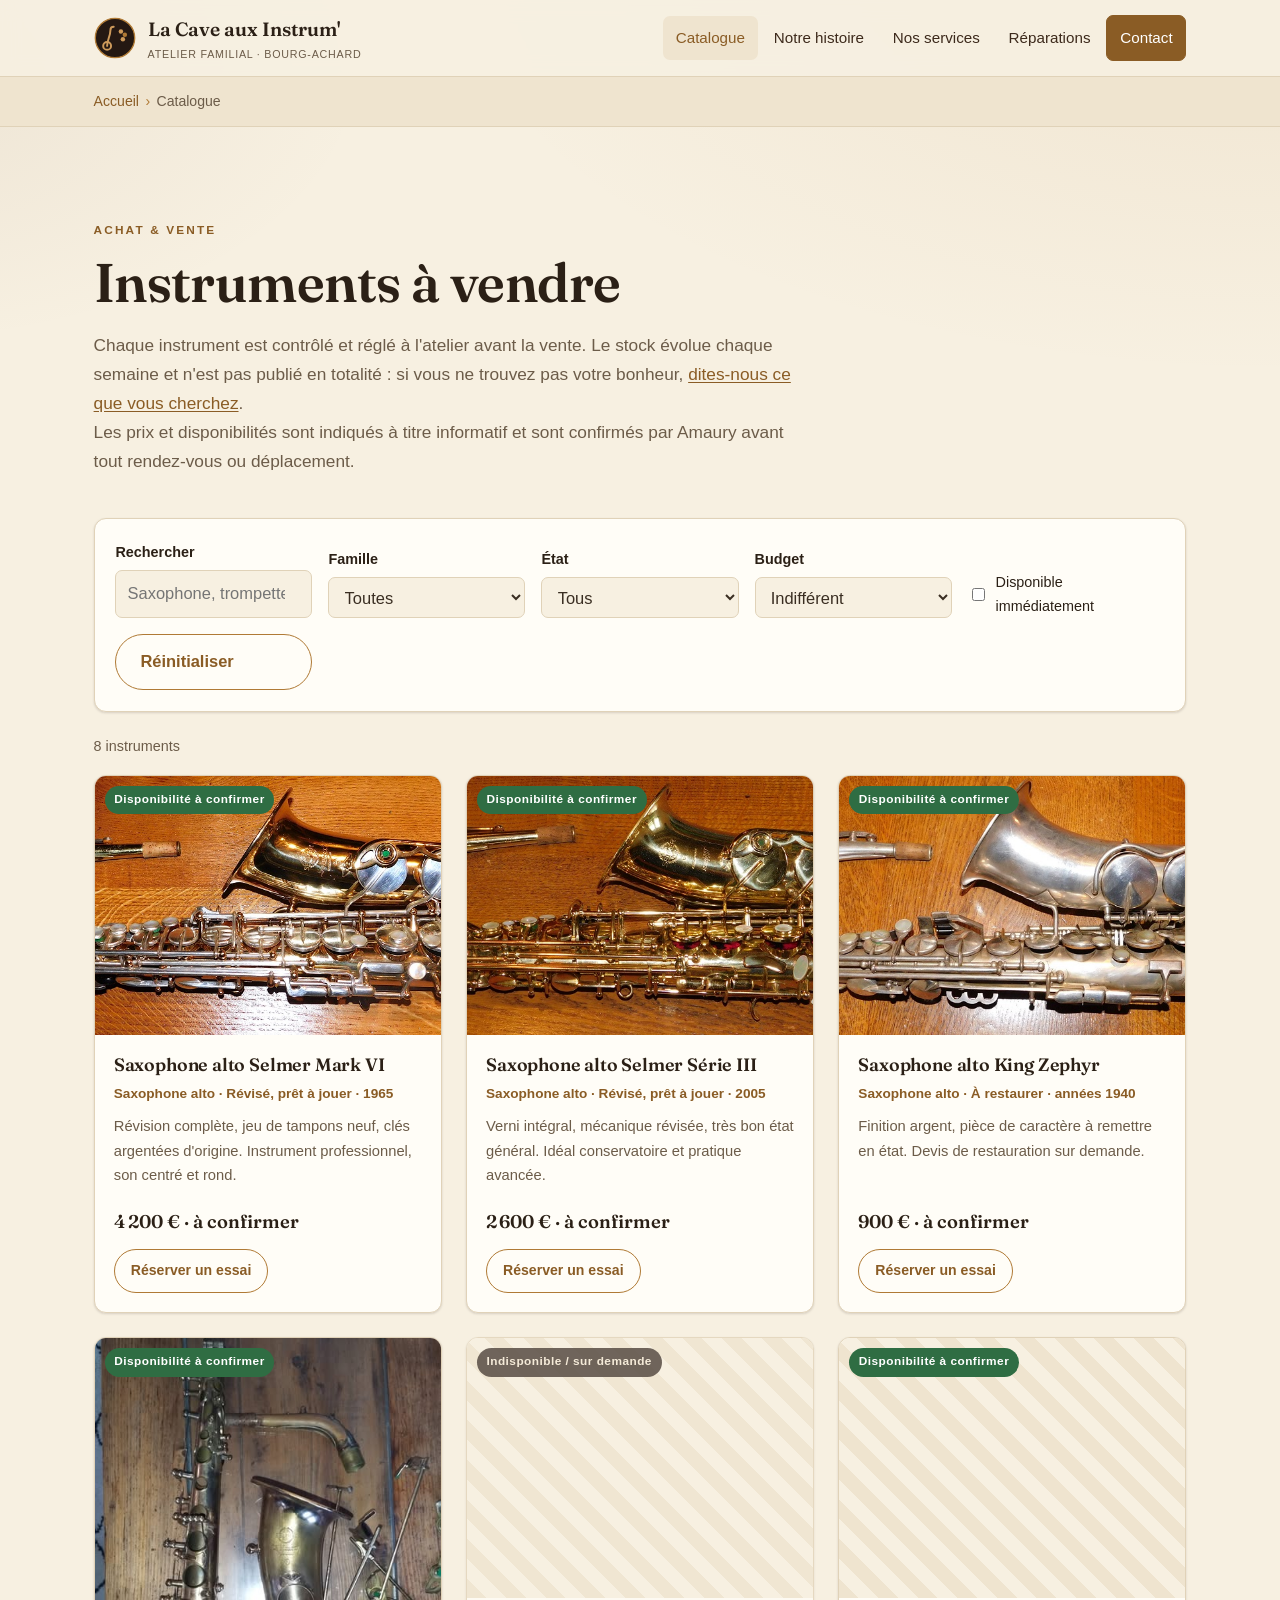
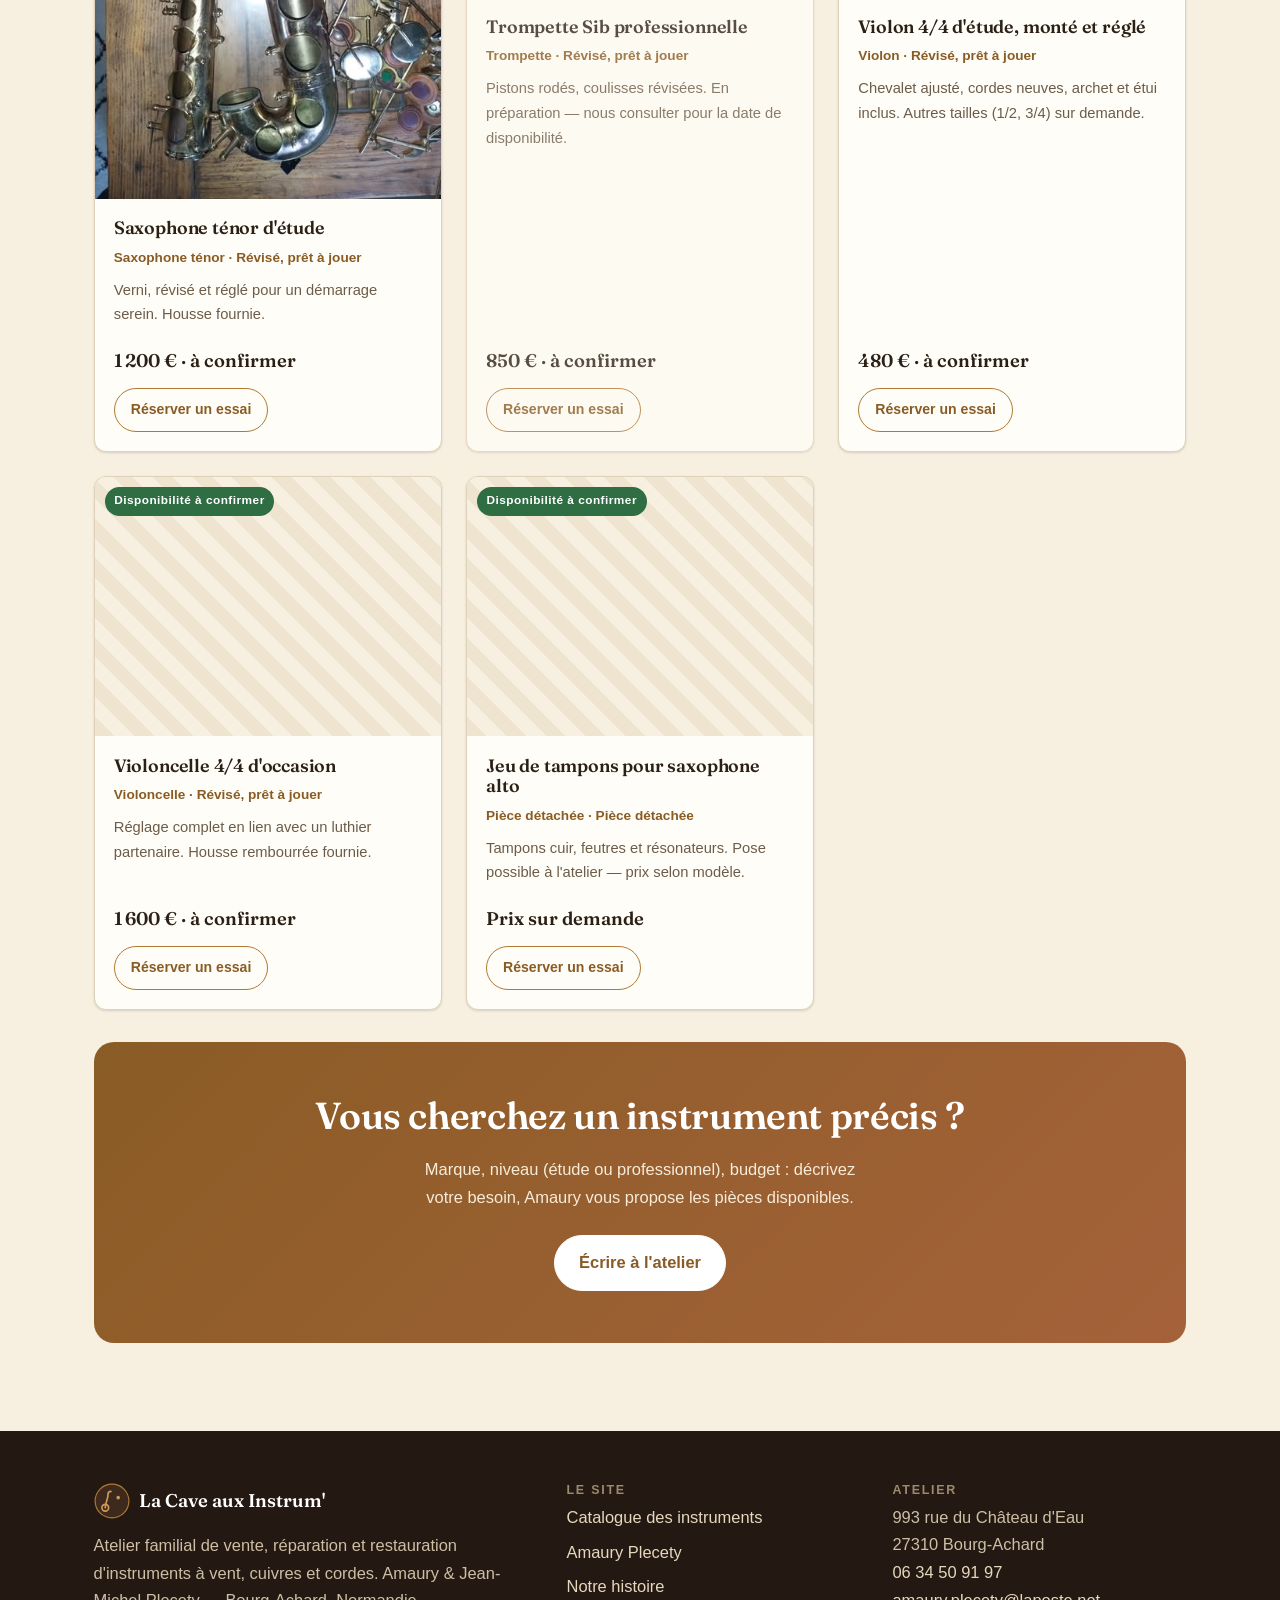
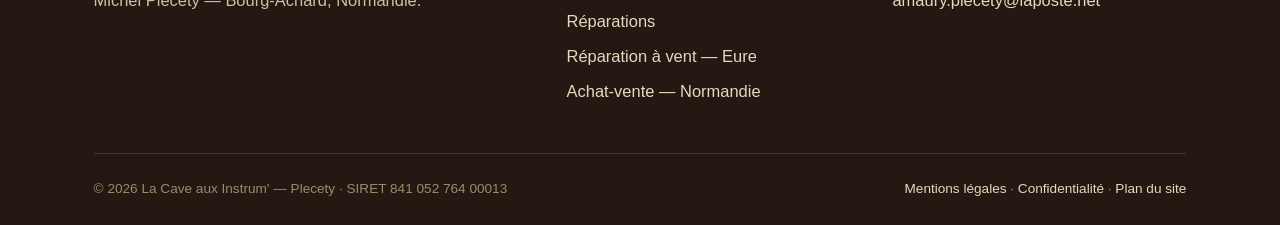
<file: catalogue.html>
<!DOCTYPE html>
<html lang="fr">
<head>
<meta charset="utf-8">
<meta name="viewport" content="width=device-width, initial-scale=1">
<title>Catalogue des instruments à vendre — La Cave aux Instrum', Bourg-Achard</title>
<meta name="description" content="Instruments d'occasion à vendre à l'atelier La Cave aux Instrum' : saxophones, trompettes, cuivres, bois et quatuor à cordes. Filtrez par famille, état, budget et disponibilité.">
<meta name="robots" content="index, follow, max-image-preview:large">
<link rel="canonical" href="https://cedricmahdaoui-create.github.io/catalogue.html">
<meta property="og:type" content="website">
<meta property="og:site_name" content="La Cave aux Instrum'">
<meta property="og:title" content="Catalogue des instruments à vendre — La Cave aux Instrum'">
<meta property="og:description" content="Saxophones, cuivres, bois et quatuor à cordes d'occasion, révisés à l'atelier. Filtrable par famille, état et budget.">
<meta property="og:locale" content="fr_FR">
<meta property="og:url" content="https://cedricmahdaoui-create.github.io/catalogue.html">
<meta property="og:image" content="https://cedricmahdaoui-create.github.io/assets/img/og-image.jpg">
<meta property="og:image:width" content="1200">
<meta property="og:image:height" content="630">
<meta name="twitter:card" content="summary_large_image">
<meta name="theme-color" content="#241812">
<link rel="icon" href="/assets/img/logo.svg" type="image/svg+xml">
<link rel="icon" href="/assets/img/favicon-32.png" sizes="32x32" type="image/png">
<link rel="apple-touch-icon" href="/assets/img/apple-touch-icon.png">
<link rel="manifest" href="/site.webmanifest">
<link rel="preload" href="/assets/fonts/fraunces-latin.woff2" as="font" type="font/woff2" crossorigin>
<link rel="stylesheet" href="/assets/css/style.css">
<script type="application/ld+json">
{
  "@context": "https://schema.org",
  "@type": "BreadcrumbList",
  "itemListElement": [
    { "@type": "ListItem", "position": 1, "name": "Accueil", "item": "https://cedricmahdaoui-create.github.io/" },
    { "@type": "ListItem", "position": 2, "name": "Catalogue", "item": "https://cedricmahdaoui-create.github.io/catalogue.html" }
  ]
}
</script>
</head>
<body>
<a class="skip-link" href="#contenu">Aller au contenu</a>

<header class="site-header">
  <div class="container">
    <a class="brand" href="/">
      <svg viewBox="0 0 64 64" aria-hidden="true"><circle cx="32" cy="32" r="30" fill="#241812"/><circle cx="32" cy="32" r="30" fill="none" stroke="#b07a35" stroke-width="2"/><path d="M20 44c0-9 5-15 5-24 0-3 2-5 5-5" fill="none" stroke="#cd9a5b" stroke-width="3" stroke-linecap="round"/><circle cx="20" cy="44" r="6" fill="none" stroke="#cd9a5b" stroke-width="3"/><circle cx="41" cy="22" r="3.4" fill="#cd9a5b"/><circle cx="47" cy="27" r="3.4" fill="#b07a35"/><circle cx="44" cy="34" r="3.4" fill="#cd9a5b"/></svg>
      <span>La Cave aux Instrum'<small>Atelier familial · Bourg-Achard</small></span>
    </a>
    <button class="nav-toggle" type="button" aria-expanded="false" aria-controls="main-nav">Menu</button>
    <nav class="main-nav" id="main-nav" aria-label="Navigation principale">
      <ul>
        <li><a href="/catalogue.html" aria-current="page">Catalogue</a></li>
        <li><a href="/#histoire">Notre histoire</a></li>
        <li><a href="/#services">Nos services</a></li>
        <li><a href="/reparations.html">Réparations</a></li>
        <li><a class="btn" href="/#contact">Contact</a></li>
      </ul>
    </nav>
  </div>
</header>

<nav class="breadcrumb" aria-label="Fil d'Ariane">
  <div class="container">
    <ol>
      <li><a href="/">Accueil</a></li>
      <li aria-current="page">Catalogue</li>
    </ol>
  </div>
</nav>

<main id="contenu">
  <section class="section">
    <div class="container">
      <div class="section-head">
        <span class="eyebrow">Achat &amp; vente</span>
        <h1>Instruments à vendre</h1>
        <p class="lead">Chaque instrument est contrôlé et réglé à l'atelier avant la vente. Le stock évolue chaque semaine et n'est pas publié en totalité : si vous ne trouvez pas votre bonheur, <a href="/#contact">dites-nous ce que vous cherchez</a>.</p>
        <p class="form-note">Les prix et disponibilités sont indiqués à titre informatif et sont confirmés par Amaury avant tout rendez-vous ou déplacement.</p>
      </div>

      <form class="catalogue-filters" aria-label="Filtrer les instruments">
        <div class="cat-field">
          <label for="f-q">Rechercher</label>
          <input type="search" id="f-q" name="q" placeholder="Saxophone, trompette, Selmer…" autocomplete="off">
        </div>
        <div class="cat-field">
          <label for="f-famille">Famille</label>
          <select id="f-famille" name="famille">
            <option value="">Toutes</option>
            <option value="vent">Instruments à vent (cuivres &amp; bois)</option>
            <option value="cordes">Cordes — quatuor</option>
            <option value="percussion">Percussions</option>
            <option value="accessoire">Accessoires &amp; pièces</option>
          </select>
        </div>
        <div class="cat-field">
          <label for="f-etat">État</label>
          <select id="f-etat" name="etat">
            <option value="">Tous</option>
            <option value="revise">Révisé, prêt à jouer</option>
            <option value="a-restaurer">À restaurer</option>
            <option value="piece">Pièce détachée</option>
          </select>
        </div>
        <div class="cat-field">
          <label for="f-budget">Budget</label>
          <select id="f-budget" name="budget">
            <option value="">Indifférent</option>
            <option value="0-500">Moins de 500 €</option>
            <option value="500-1500">500 – 1 500 €</option>
            <option value="1500-3000">1 500 – 3 000 €</option>
            <option value="3000-">Plus de 3 000 €</option>
          </select>
        </div>
        <div class="cat-field cat-field--check">
          <label><input type="checkbox" id="f-dispo" name="dispo"> Disponible immédiatement</label>
        </div>
        <button type="button" class="btn btn--ghost" id="f-reset">Réinitialiser</button>
      </form>

      <p class="catalogue-count" id="cat-count" aria-live="polite"></p>

      <div class="catalogue-grid" id="cat-grid"></div>

      <p class="catalogue-empty" id="cat-empty" hidden>
        Aucun instrument ne correspond à ces critères pour le moment.
        <a href="/#contact">Envoyez-nous votre recherche</a> : nous vous prévenons dès qu'une pièce arrive.
      </p>

      <noscript>
        <p class="catalogue-empty">
          Le catalogue interactif nécessite JavaScript.
          <a href="/#contact">Contactez l'atelier</a> ou consultez la
          <a href="https://www.facebook.com/people/Amaury-PlecetY-APY-Musique/100054372527027/" target="_blank" rel="noopener noreferrer">page Facebook APY Musique</a>
          pour les instruments disponibles.
        </p>
      </noscript>

      <div class="cta-band mt-2">
        <h2>Vous cherchez un instrument précis&nbsp;?</h2>
        <p>Marque, niveau (étude ou professionnel), budget : décrivez votre besoin, Amaury vous propose les pièces disponibles.</p>
        <a class="btn" href="/#contact">Écrire à l'atelier</a>
      </div>
    </div>
  </section>
</main>

<!-- Les instruments sont dans assets/data/catalogue.json.
     Édition : /admin/ (Netlify) ou /admin/catalogue.html (éditeur hors ligne). -->

<footer class="site-footer">
  <div class="container">
    <div class="footer-grid">
      <div>
        <div class="footer-brand">
          <svg viewBox="0 0 64 64" aria-hidden="true"><circle cx="32" cy="32" r="30" fill="#3d2a1c"/><circle cx="32" cy="32" r="30" fill="none" stroke="#b07a35" stroke-width="2"/><path d="M20 44c0-9 5-15 5-24 0-3 2-5 5-5" fill="none" stroke="#cd9a5b" stroke-width="3" stroke-linecap="round"/><circle cx="20" cy="44" r="6" fill="none" stroke="#cd9a5b" stroke-width="3"/><circle cx="43" cy="26" r="3.2" fill="#cd9a5b"/></svg>
          <strong>La Cave aux Instrum'</strong>
        </div>
        <p>Atelier familial de vente, réparation et restauration d'instruments à vent, cuivres et cordes. Amaury &amp; Jean-Michel Plecety — Bourg-Achard, Normandie.</p>
      </div>
      <div>
        <h2>Le site</h2>
        <ul>
          <li><a href="/catalogue.html">Catalogue des instruments</a></li>
          <li><a href="/amaury-plecety.html">Amaury Plecety</a></li>
          <li><a href="/#histoire">Notre histoire</a></li>
          <li><a href="/reparations.html">Réparations</a></li>
          <li><a href="/reparation-instruments-vent-eure.html">Réparation à vent — Eure</a></li>
          <li><a href="/achat-vente-instruments-normandie.html">Achat-vente — Normandie</a></li>
        </ul>
      </div>
      <div>
        <h2>Atelier</h2>
        <address>
          993 rue du Château d'Eau<br>
          27310 Bourg-Achard<br>
          <a href="tel:+33634509197">06 34 50 91 97</a><br>
          <a href="mailto:amaury.plecety@laposte.net">amaury.plecety@laposte.net</a>
        </address>
      </div>
    </div>
    <div class="footer-legal">
      <span>&copy; <span data-year>2026</span> La Cave aux Instrum' — Plecety · SIRET 841 052 764 00013</span>
      <span>
        <a href="/mentions-legales.html">Mentions légales</a> ·
        <a href="/politique-confidentialite.html">Confidentialité</a> ·
        <a href="/plan-du-site.html">Plan du site</a>
      </span>
    </div>
  </div>
</footer>

<!-- Barre d'actions mobile (visible sous 640px). Le lien WhatsApp suppose que
     le 06 34 50 91 97 est joignable sur WhatsApp — le retirer sinon (voir README). -->
<nav class="mobile-bar" aria-label="Contact rapide">
  <a href="tel:+33634509197"><svg viewBox="0 0 24 24" aria-hidden="true"><path fill="currentColor" d="M6.6 10.8a15.5 15.5 0 0 0 6.6 6.6l2.2-2.2c.3-.3.7-.4 1-.2 1.1.4 2.3.6 3.6.6.6 0 1 .4 1 1V20c0 .6-.4 1-1 1A17 17 0 0 1 3 4c0-.6.4-1 1-1h3.5c.6 0 1 .4 1 1 0 1.2.2 2.4.6 3.6.1.4 0 .8-.3 1z"/></svg>Appeler</a>
  <a class="mb-wa" href="https://wa.me/33634509197" target="_blank" rel="noopener noreferrer"><svg viewBox="0 0 24 24" aria-hidden="true"><path fill="currentColor" d="M12 2a10 10 0 0 0-8.6 15l-1.3 4.7 4.8-1.3A10 10 0 1 0 12 2m0 2a8 8 0 0 1 6.9 12l.3.5-.8 2.8-2.9-.8-.5.3A8 8 0 1 1 12 4m-2.5 3.6c-.2 0-.5 0-.7.3s-1 1-1 2.4 1 2.8 1.2 3 2 3.2 5 4.4c2.5 1 3 .8 3.6.8s1.7-.7 2-1.4.3-1.3.2-1.4l-1-.5-1.5-.7c-.2-.1-.4-.1-.5.1l-.7.9c-.1.2-.3.2-.5.1s-1-.4-2-1.2c-.7-.7-1.2-1.5-1.4-1.7s0-.4.1-.5l.5-.5c.1-.2.1-.3.2-.5s0-.4 0-.5l-.7-1.7c-.2-.4-.4-.4-.5-.4z"/></svg>WhatsApp</a>
  <a href="/#contact"><svg viewBox="0 0 24 24" aria-hidden="true"><path fill="currentColor" d="M4 4h16c1 0 2 1 2 2v12c0 1-1 2-2 2H4c-1 0-2-1-2-2V6c0-1 1-2 2-2m0 2v.4l8 5 8-5V6H4m0 12h16V8.3l-8 5-8-5V18z"/></svg>Écrire</a>
</nav>

<script src="/assets/js/main.js" defer></script>
<script src="/assets/js/catalogue.js" defer></script>
</body>
</html>
</file>
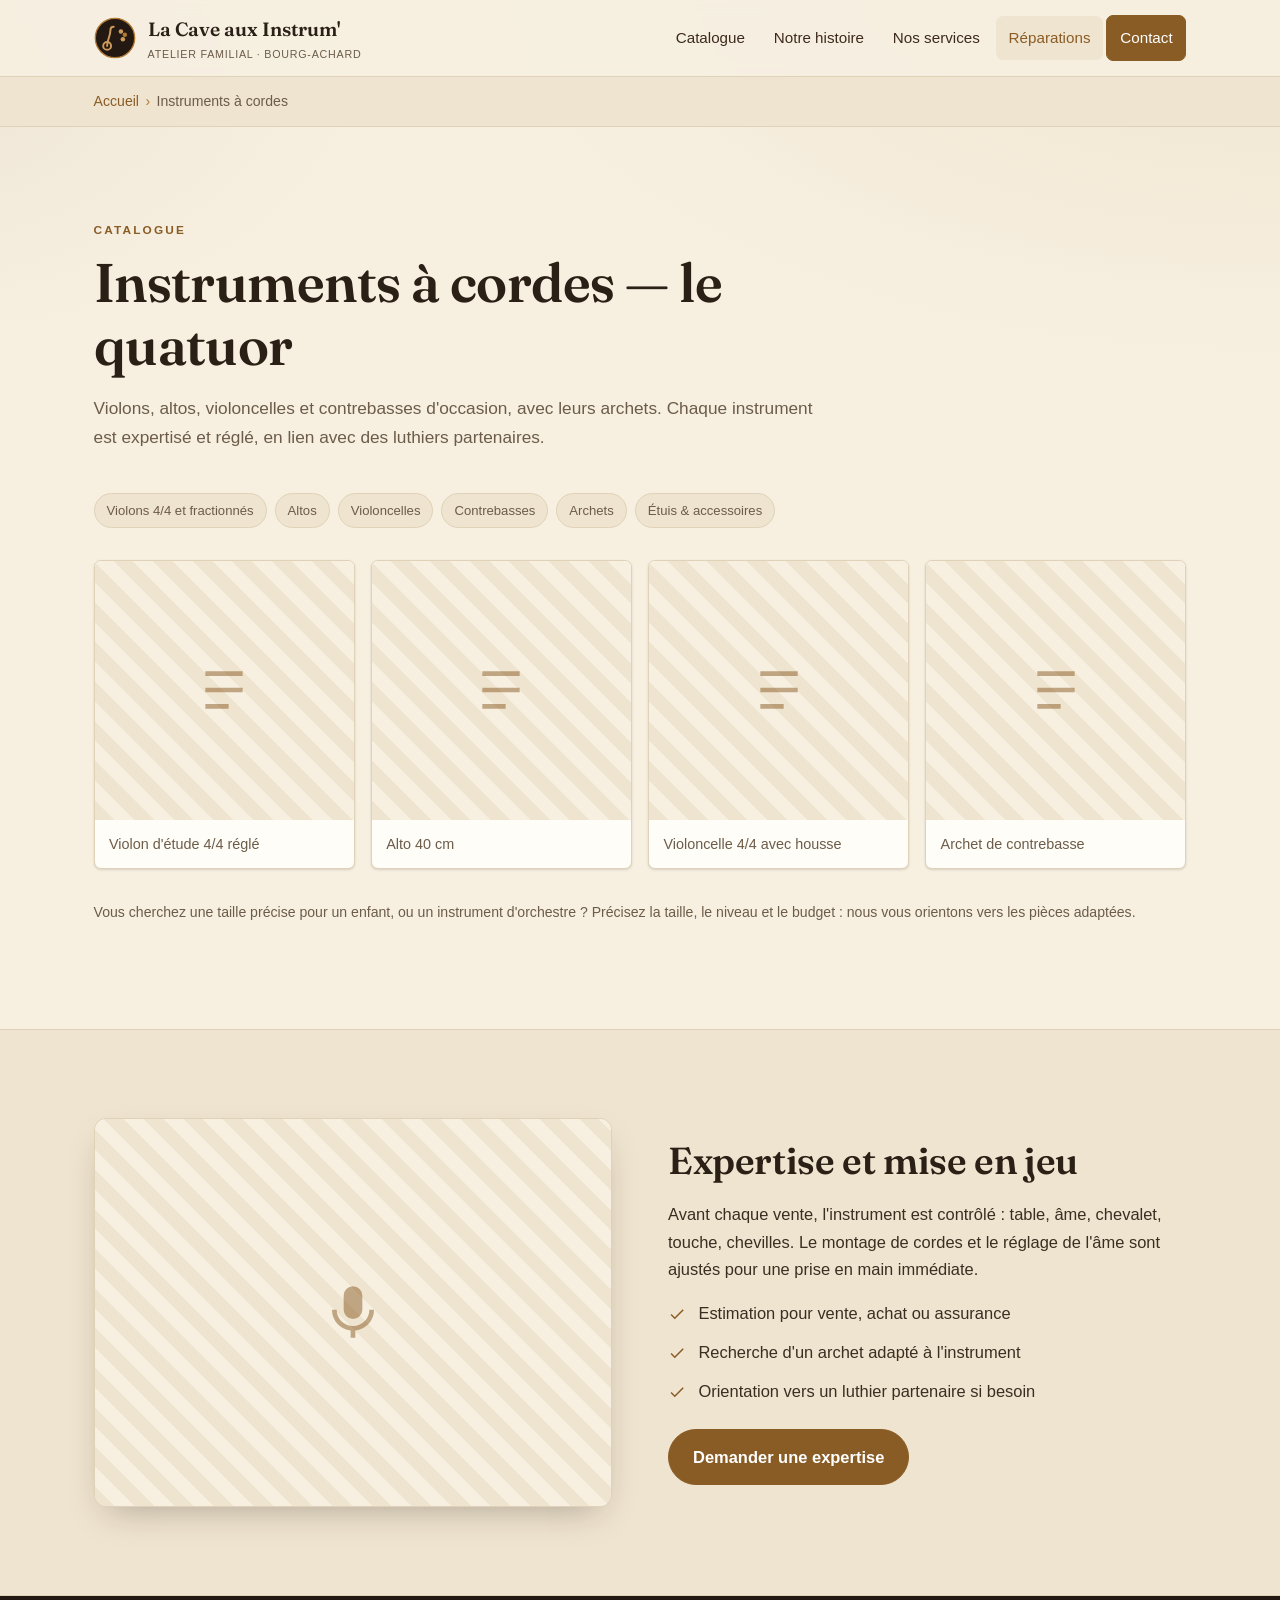
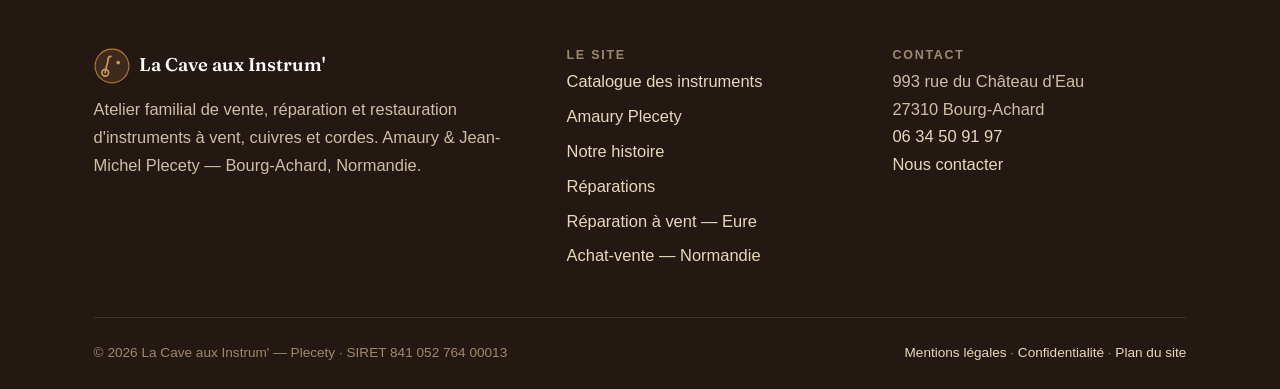
<file: instruments-a-cordes.html>
<!DOCTYPE html>
<html lang="fr">
<head>
<meta charset="utf-8">
<meta name="viewport" content="width=device-width, initial-scale=1">
<title>Instruments à cordes du quatuor — violon, alto, violoncelle, contrebasse | La Cave aux Instrum'</title>
<meta name="description" content="Violons, altos, violoncelles, contrebasses et archets d'occasion, expertisés et réglés. Vente et estimation à Bourg-Achard, Normandie, en lien avec des luthiers du quatuor.">
<meta name="robots" content="index, follow, max-image-preview:large">
<link rel="canonical" href="https://cedricmahdaoui-create.github.io/instruments-a-cordes.html">
<meta property="og:type" content="website">
<meta property="og:site_name" content="La Cave aux Instrum'">
<meta property="og:title" content="Instruments à cordes du quatuor — La Cave aux Instrum'">
<meta property="og:description" content="Violons, altos, violoncelles, contrebasses et archets d'occasion, expertisés et réglés.">
<meta property="og:locale" content="fr_FR">
<meta property="og:url" content="https://cedricmahdaoui-create.github.io/instruments-a-cordes.html">
<meta property="og:image" content="https://cedricmahdaoui-create.github.io/assets/img/og-image.jpg">
<meta property="og:image:width" content="1200">
<meta property="og:image:height" content="630">
<meta name="twitter:card" content="summary_large_image">
<meta name="theme-color" content="#241812">
<link rel="icon" href="/assets/img/logo.svg" type="image/svg+xml">
<link rel="icon" href="/assets/img/favicon-32.png" sizes="32x32" type="image/png">
<link rel="apple-touch-icon" href="/assets/img/apple-touch-icon.png">
<link rel="manifest" href="/site.webmanifest">
<link rel="preload" href="/assets/fonts/fraunces-latin.woff2" as="font" type="font/woff2" crossorigin>
<link rel="stylesheet" href="/assets/css/style.css">
<script type="application/ld+json">
{
  "@context": "https://schema.org",
  "@type": "BreadcrumbList",
  "itemListElement": [
    { "@type": "ListItem", "position": 1, "name": "Accueil", "item": "https://cedricmahdaoui-create.github.io/" },
    { "@type": "ListItem", "position": 2, "name": "Instruments à cordes", "item": "https://cedricmahdaoui-create.github.io/instruments-a-cordes.html" }
  ]
}
</script>
</head>
<body>
<a class="skip-link" href="#contenu">Aller au contenu</a>

<header class="site-header">
  <div class="container">
    <a class="brand" href="/">
      <svg viewBox="0 0 64 64" aria-hidden="true"><circle cx="32" cy="32" r="30" fill="#241812"/><circle cx="32" cy="32" r="30" fill="none" stroke="#b07a35" stroke-width="2"/><path d="M20 44c0-9 5-15 5-24 0-3 2-5 5-5" fill="none" stroke="#cd9a5b" stroke-width="3" stroke-linecap="round"/><circle cx="20" cy="44" r="6" fill="none" stroke="#cd9a5b" stroke-width="3"/><circle cx="41" cy="22" r="3.4" fill="#cd9a5b"/><circle cx="47" cy="27" r="3.4" fill="#b07a35"/><circle cx="44" cy="34" r="3.4" fill="#cd9a5b"/></svg>
      <span>La Cave aux Instrum'<small>Atelier familial · Bourg-Achard</small></span>
    </a>
    <button class="nav-toggle" type="button" aria-expanded="false" aria-controls="main-nav">Menu</button>
    <nav class="main-nav" id="main-nav" aria-label="Navigation principale">
      <ul>
        <li><a href="/catalogue.html">Catalogue</a></li>
        <li><a href="/#histoire">Notre histoire</a></li>
        <li><a href="/#services">Nos services</a></li>
        <li><a href="/reparations.html" aria-current="page">Réparations</a></li>
        <li><a class="btn" href="/#contact">Contact</a></li>
      </ul>
    </nav>
  </div>
</header>

<nav class="breadcrumb" aria-label="Fil d'Ariane">
  <div class="container">
    <ol>
      <li><a href="/">Accueil</a></li>
      <li aria-current="page">Instruments à cordes</li>
    </ol>
  </div>
</nav>

<main id="contenu">
  <section class="section">
    <div class="container">
      <div class="section-head">
        <span class="eyebrow">Catalogue</span>
        <h1>Instruments à cordes — le quatuor</h1>
        <p class="lead">Violons, altos, violoncelles et contrebasses d'occasion, avec leurs archets. Chaque instrument est expertisé et réglé, en lien avec des luthiers partenaires.</p>
      </div>

      <div class="tag-row" aria-label="Familles proposées">
        <span class="tag">Violons 4/4 et fractionnés</span>
        <span class="tag">Altos</span>
        <span class="tag">Violoncelles</span>
        <span class="tag">Contrebasses</span>
        <span class="tag">Archets</span>
        <span class="tag">Étuis &amp; accessoires</span>
      </div>

      <div class="gallery mt-2">
        <figure><div class="placeholder" role="img" aria-label="Photo d'instrument à venir"><svg viewBox="0 0 24 24" aria-hidden="true"><path fill="currentColor" d="M4 4h16v2H4zm0 7h16v2H4zm0 7h10v2H4z"/></svg></div><figcaption>Violon d'étude 4/4 réglé</figcaption></figure>
        <figure><div class="placeholder" role="img" aria-label="Photo d'instrument à venir"><svg viewBox="0 0 24 24" aria-hidden="true"><path fill="currentColor" d="M4 4h16v2H4zm0 7h16v2H4zm0 7h10v2H4z"/></svg></div><figcaption>Alto 40 cm</figcaption></figure>
        <figure><div class="placeholder" role="img" aria-label="Photo d'instrument à venir"><svg viewBox="0 0 24 24" aria-hidden="true"><path fill="currentColor" d="M4 4h16v2H4zm0 7h16v2H4zm0 7h10v2H4z"/></svg></div><figcaption>Violoncelle 4/4 avec housse</figcaption></figure>
        <figure><div class="placeholder" role="img" aria-label="Photo d'instrument à venir"><svg viewBox="0 0 24 24" aria-hidden="true"><path fill="currentColor" d="M4 4h16v2H4zm0 7h16v2H4zm0 7h10v2H4z"/></svg></div><figcaption>Archet de contrebasse</figcaption></figure>
      </div>

      <p class="form-note mt-2">Vous cherchez une taille précise pour un enfant, ou un instrument d'orchestre ? Précisez la taille, le niveau et le budget : nous vous orientons vers les pièces adaptées.</p>
    </div>
  </section>

  <section class="section section--alt">
    <div class="container">
      <div class="split">
        <div class="split-media">
          <div class="placeholder" role="img" aria-label="Photo d'expertise à venir">
            <svg viewBox="0 0 24 24" aria-hidden="true"><path fill="currentColor" d="M12 1a4 4 0 0 0-4 4v6a4 4 0 0 0 8 0V5a4 4 0 0 0-4-4Zm7 10a7 7 0 0 1-14 0H3a9 9 0 0 0 8 8.94V23h2v-3.06A9 9 0 0 0 21 11h-2Z"/></svg>
          </div>
        </div>
        <div>
          <h2>Expertise et mise en jeu</h2>
          <p>Avant chaque vente, l'instrument est contrôlé : table, âme, chevalet, touche, chevilles. Le montage de cordes et le réglage de l'âme sont ajustés pour une prise en main immédiate.</p>
          <ul class="check-list">
            <li>Estimation pour vente, achat ou assurance</li>
            <li>Recherche d'un archet adapté à l'instrument</li>
            <li>Orientation vers un luthier partenaire si besoin</li>
          </ul>
          <a class="btn" href="/#contact">Demander une expertise</a>
        </div>
      </div>
    </div>
  </section>
</main>

<footer class="site-footer">
  <div class="container">
    <div class="footer-grid">
      <div>
        <div class="footer-brand">
          <svg viewBox="0 0 64 64" aria-hidden="true"><circle cx="32" cy="32" r="30" fill="#3d2a1c"/><circle cx="32" cy="32" r="30" fill="none" stroke="#b07a35" stroke-width="2"/><path d="M20 44c0-9 5-15 5-24 0-3 2-5 5-5" fill="none" stroke="#cd9a5b" stroke-width="3" stroke-linecap="round"/><circle cx="20" cy="44" r="6" fill="none" stroke="#cd9a5b" stroke-width="3"/><circle cx="43" cy="26" r="3.2" fill="#cd9a5b"/></svg>
          <strong>La Cave aux Instrum'</strong>
        </div>
        <p>Atelier familial de vente, réparation et restauration d'instruments à vent, cuivres et cordes. Amaury &amp; Jean-Michel Plecety — Bourg-Achard, Normandie.</p>
      </div>
      <div>
        <h2>Le site</h2>
        <ul>
          <li><a href="/catalogue.html">Catalogue des instruments</a></li>
          <li><a href="/amaury-plecety.html">Amaury Plecety</a></li>
          <li><a href="/#histoire">Notre histoire</a></li>
          <li><a href="/reparations.html">Réparations</a></li>
          <li><a href="/reparation-instruments-vent-eure.html">Réparation à vent — Eure</a></li>
          <li><a href="/achat-vente-instruments-normandie.html">Achat-vente — Normandie</a></li>
        </ul>
      </div>
      <div>
        <h2>Contact</h2>
        <address>
          993 rue du Château d'Eau<br>
          27310 Bourg-Achard<br>
          <a href="tel:+33634509197">06 34 50 91 97</a><br>
          <a href="/#contact">Nous contacter</a>
        </address>
      </div>
    </div>
    <div class="footer-legal">
      <span>&copy; <span data-year>2026</span> La Cave aux Instrum' — Plecety · SIRET 841 052 764 00013</span>
      <span>
        <a href="/mentions-legales.html">Mentions légales</a> ·
        <a href="/politique-confidentialite.html">Confidentialité</a> ·
        <a href="/plan-du-site.html">Plan du site</a>
      </span>
    </div>
  </div>
</footer>

<!-- Barre d'actions mobile (visible sous 640px). Le lien WhatsApp suppose que
     le 06 34 50 91 97 est joignable sur WhatsApp — le retirer sinon (voir README). -->
<nav class="mobile-bar" aria-label="Contact rapide">
  <a href="tel:+33634509197"><svg viewBox="0 0 24 24" aria-hidden="true"><path fill="currentColor" d="M6.6 10.8a15.5 15.5 0 0 0 6.6 6.6l2.2-2.2c.3-.3.7-.4 1-.2 1.1.4 2.3.6 3.6.6.6 0 1 .4 1 1V20c0 .6-.4 1-1 1A17 17 0 0 1 3 4c0-.6.4-1 1-1h3.5c.6 0 1 .4 1 1 0 1.2.2 2.4.6 3.6.1.4 0 .8-.3 1z"/></svg>Appeler</a>
  <a class="mb-wa" href="https://wa.me/33634509197" target="_blank" rel="noopener noreferrer"><svg viewBox="0 0 24 24" aria-hidden="true"><path fill="currentColor" d="M12 2a10 10 0 0 0-8.6 15l-1.3 4.7 4.8-1.3A10 10 0 1 0 12 2m0 2a8 8 0 0 1 6.9 12l.3.5-.8 2.8-2.9-.8-.5.3A8 8 0 1 1 12 4m-2.5 3.6c-.2 0-.5 0-.7.3s-1 1-1 2.4 1 2.8 1.2 3 2 3.2 5 4.4c2.5 1 3 .8 3.6.8s1.7-.7 2-1.4.3-1.3.2-1.4l-1-.5-1.5-.7c-.2-.1-.4-.1-.5.1l-.7.9c-.1.2-.3.2-.5.1s-1-.4-2-1.2c-.7-.7-1.2-1.5-1.4-1.7s0-.4.1-.5l.5-.5c.1-.2.1-.3.2-.5s0-.4 0-.5l-.7-1.7c-.2-.4-.4-.4-.5-.4z"/></svg>WhatsApp</a>
  <a href="/#contact"><svg viewBox="0 0 24 24" aria-hidden="true"><path fill="currentColor" d="M4 4h16c1 0 2 1 2 2v12c0 1-1 2-2 2H4c-1 0-2-1-2-2V6c0-1 1-2 2-2m0 2v.4l8 5 8-5V6H4m0 12h16V8.3l-8 5-8-5V18z"/></svg>Écrire</a>
</nav>

<script src="/assets/js/main.js" defer></script>
</body>
</html>
</file>
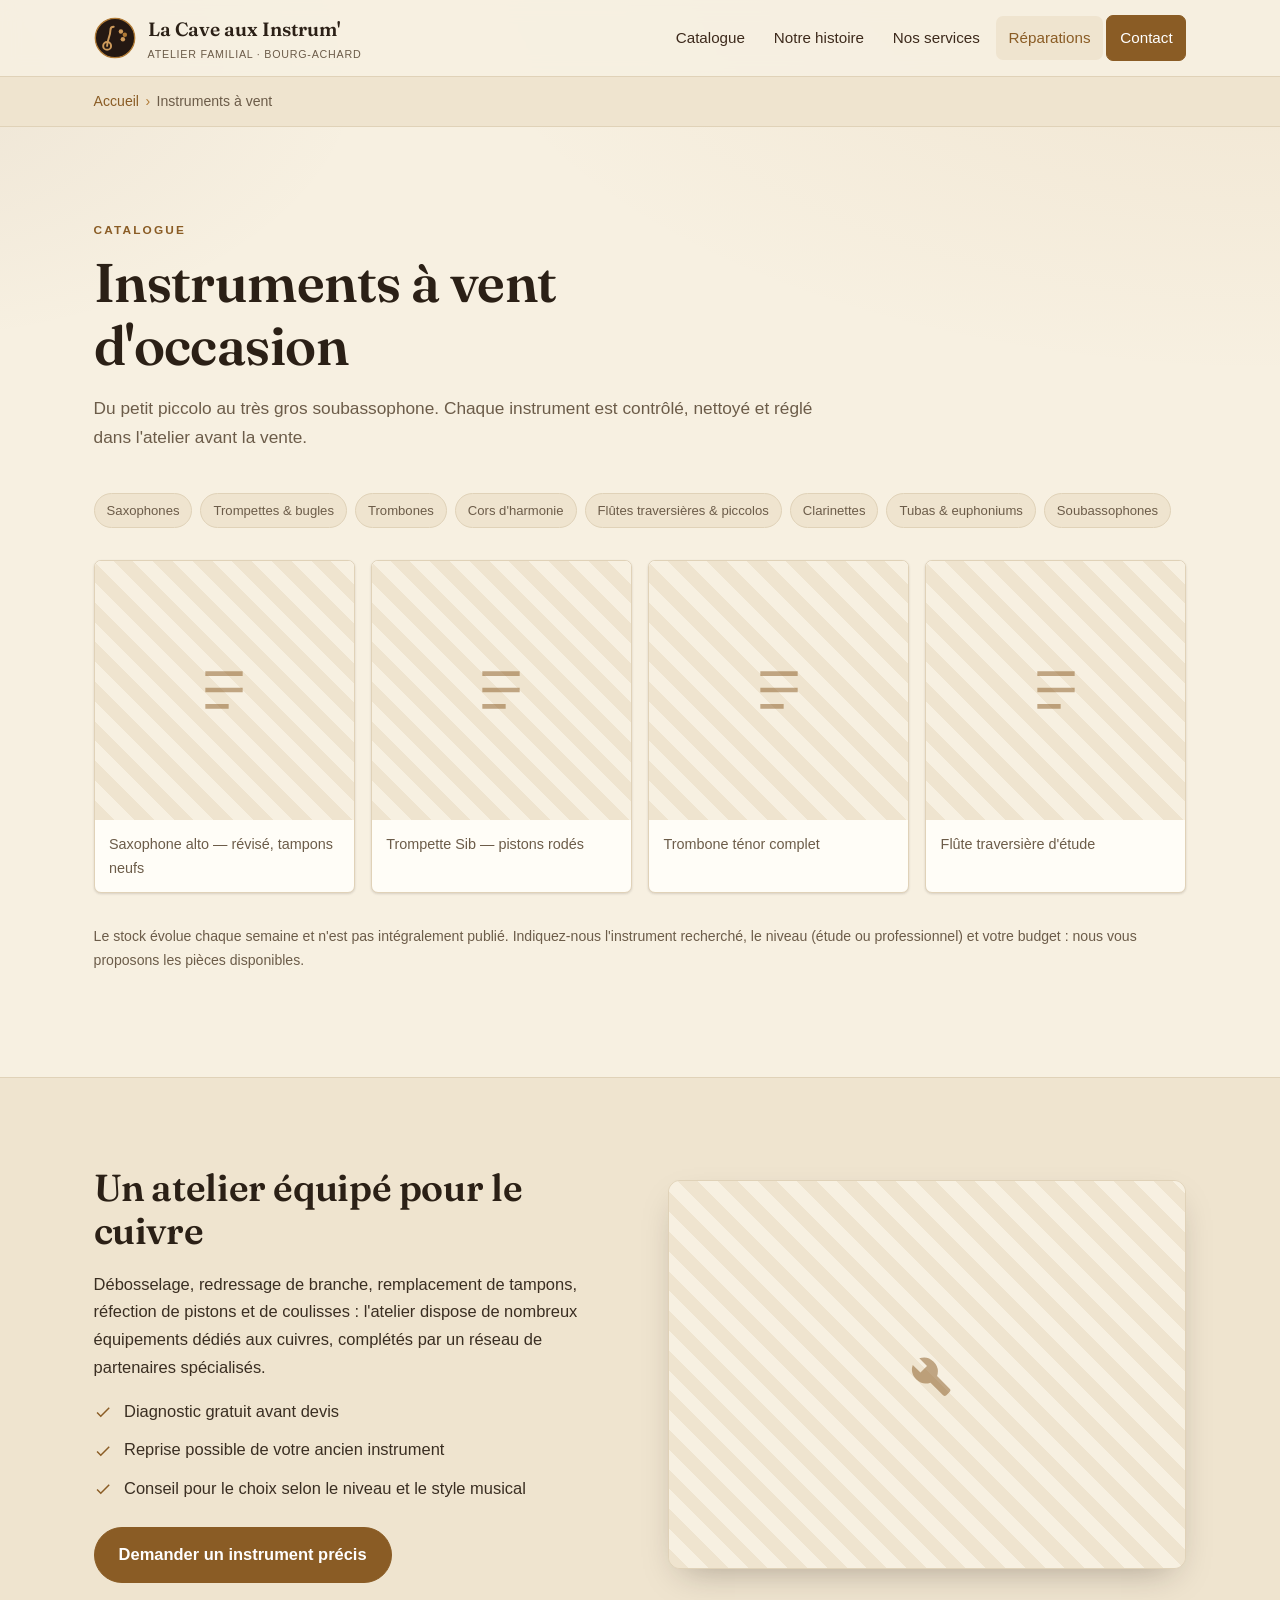
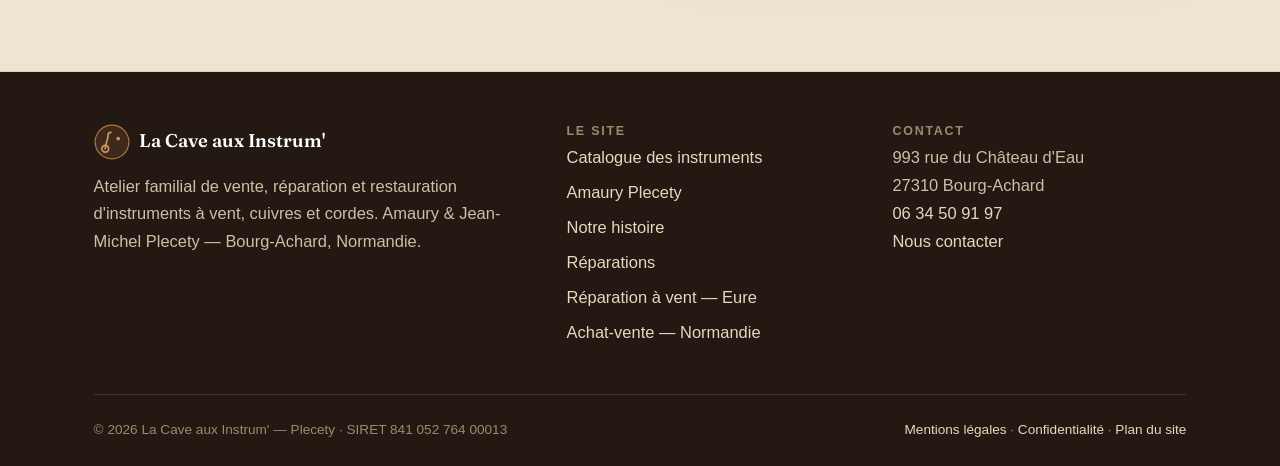
<file: instruments-a-vent.html>
<!DOCTYPE html>
<html lang="fr">
<head>
<meta charset="utf-8">
<meta name="viewport" content="width=device-width, initial-scale=1">
<title>Instruments à vent d'occasion — saxophone, trompette, trombone, flûte | La Cave aux Instrum'</title>
<meta name="description" content="Sélection d'instruments à vent d'occasion révisés : saxophones, trompettes, trombones, cors, flûtes, clarinettes, tubas et soubassophones. Atelier de débosselage du cuivre à Bourg-Achard, Normandie.">
<meta name="robots" content="index, follow, max-image-preview:large">
<link rel="canonical" href="https://cedricmahdaoui-create.github.io/instruments-a-vent.html">
<meta property="og:type" content="website">
<meta property="og:site_name" content="La Cave aux Instrum'">
<meta property="og:title" content="Instruments à vent d'occasion — La Cave aux Instrum'">
<meta property="og:description" content="Saxophones, trompettes, trombones, flûtes et cuivres d'occasion, révisés en atelier.">
<meta property="og:locale" content="fr_FR">
<meta property="og:url" content="https://cedricmahdaoui-create.github.io/instruments-a-vent.html">
<meta property="og:image" content="https://cedricmahdaoui-create.github.io/assets/img/og-image.jpg">
<meta property="og:image:width" content="1200">
<meta property="og:image:height" content="630">
<meta name="twitter:card" content="summary_large_image">
<meta name="theme-color" content="#241812">
<link rel="icon" href="/assets/img/logo.svg" type="image/svg+xml">
<link rel="icon" href="/assets/img/favicon-32.png" sizes="32x32" type="image/png">
<link rel="apple-touch-icon" href="/assets/img/apple-touch-icon.png">
<link rel="manifest" href="/site.webmanifest">
<link rel="preload" href="/assets/fonts/fraunces-latin.woff2" as="font" type="font/woff2" crossorigin>
<link rel="stylesheet" href="/assets/css/style.css">
<script type="application/ld+json">
{
  "@context": "https://schema.org",
  "@type": "BreadcrumbList",
  "itemListElement": [
    { "@type": "ListItem", "position": 1, "name": "Accueil", "item": "https://cedricmahdaoui-create.github.io/" },
    { "@type": "ListItem", "position": 2, "name": "Instruments à vent", "item": "https://cedricmahdaoui-create.github.io/instruments-a-vent.html" }
  ]
}
</script>
</head>
<body>
<a class="skip-link" href="#contenu">Aller au contenu</a>

<header class="site-header">
  <div class="container">
    <a class="brand" href="/">
      <svg viewBox="0 0 64 64" aria-hidden="true"><circle cx="32" cy="32" r="30" fill="#241812"/><circle cx="32" cy="32" r="30" fill="none" stroke="#b07a35" stroke-width="2"/><path d="M20 44c0-9 5-15 5-24 0-3 2-5 5-5" fill="none" stroke="#cd9a5b" stroke-width="3" stroke-linecap="round"/><circle cx="20" cy="44" r="6" fill="none" stroke="#cd9a5b" stroke-width="3"/><circle cx="41" cy="22" r="3.4" fill="#cd9a5b"/><circle cx="47" cy="27" r="3.4" fill="#b07a35"/><circle cx="44" cy="34" r="3.4" fill="#cd9a5b"/></svg>
      <span>La Cave aux Instrum'<small>Atelier familial · Bourg-Achard</small></span>
    </a>
    <button class="nav-toggle" type="button" aria-expanded="false" aria-controls="main-nav">Menu</button>
    <nav class="main-nav" id="main-nav" aria-label="Navigation principale">
      <ul>
        <li><a href="/catalogue.html">Catalogue</a></li>
        <li><a href="/#histoire">Notre histoire</a></li>
        <li><a href="/#services">Nos services</a></li>
        <li><a href="/reparations.html" aria-current="page">Réparations</a></li>
        <li><a class="btn" href="/#contact">Contact</a></li>
      </ul>
    </nav>
  </div>
</header>

<nav class="breadcrumb" aria-label="Fil d'Ariane">
  <div class="container">
    <ol>
      <li><a href="/">Accueil</a></li>
      <li aria-current="page">Instruments à vent</li>
    </ol>
  </div>
</nav>

<main id="contenu">
  <section class="section">
    <div class="container">
      <div class="section-head">
        <span class="eyebrow">Catalogue</span>
        <h1>Instruments à vent d'occasion</h1>
        <p class="lead">Du petit piccolo au très gros soubassophone. Chaque instrument est contrôlé, nettoyé et réglé dans l'atelier avant la vente.</p>
      </div>

      <div class="tag-row" aria-label="Familles proposées">
        <span class="tag">Saxophones</span>
        <span class="tag">Trompettes &amp; bugles</span>
        <span class="tag">Trombones</span>
        <span class="tag">Cors d'harmonie</span>
        <span class="tag">Flûtes traversières &amp; piccolos</span>
        <span class="tag">Clarinettes</span>
        <span class="tag">Tubas &amp; euphoniums</span>
        <span class="tag">Soubassophones</span>
      </div>

      <div class="gallery mt-2">
        <figure><div class="placeholder" role="img" aria-label="Photo d'instrument à venir"><svg viewBox="0 0 24 24" aria-hidden="true"><path fill="currentColor" d="M4 4h16v2H4zm0 7h16v2H4zm0 7h10v2H4z"/></svg></div><figcaption>Saxophone alto — révisé, tampons neufs</figcaption></figure>
        <figure><div class="placeholder" role="img" aria-label="Photo d'instrument à venir"><svg viewBox="0 0 24 24" aria-hidden="true"><path fill="currentColor" d="M4 4h16v2H4zm0 7h16v2H4zm0 7h10v2H4z"/></svg></div><figcaption>Trompette Sib — pistons rodés</figcaption></figure>
        <figure><div class="placeholder" role="img" aria-label="Photo d'instrument à venir"><svg viewBox="0 0 24 24" aria-hidden="true"><path fill="currentColor" d="M4 4h16v2H4zm0 7h16v2H4zm0 7h10v2H4z"/></svg></div><figcaption>Trombone ténor complet</figcaption></figure>
        <figure><div class="placeholder" role="img" aria-label="Photo d'instrument à venir"><svg viewBox="0 0 24 24" aria-hidden="true"><path fill="currentColor" d="M4 4h16v2H4zm0 7h16v2H4zm0 7h10v2H4z"/></svg></div><figcaption>Flûte traversière d'étude</figcaption></figure>
      </div>

      <p class="form-note mt-2">Le stock évolue chaque semaine et n'est pas intégralement publié. Indiquez-nous l'instrument recherché, le niveau (étude ou professionnel) et votre budget : nous vous proposons les pièces disponibles.</p>
    </div>
  </section>

  <section class="section section--alt">
    <div class="container">
      <div class="split split--reverse">
        <div class="split-media">
          <div class="placeholder" role="img" aria-label="Photo de l'atelier de débosselage à venir">
            <svg viewBox="0 0 24 24" aria-hidden="true"><path fill="currentColor" d="m21.7 18.3-5.4-5.4a6 6 0 0 0-7.6-7.6l3.3 3.3-2.8 2.8-3.3-3.3a6 6 0 0 0 7.6 7.6l5.4 5.4a1 1 0 0 0 1.4 0l1.4-1.4a1 1 0 0 0 0-1.4Z"/></svg>
          </div>
        </div>
        <div>
          <h2>Un atelier équipé pour le cuivre</h2>
          <p>Débosselage, redressage de branche, remplacement de tampons, réfection de pistons et de coulisses : l'atelier dispose de nombreux équipements dédiés aux cuivres, complétés par un réseau de partenaires spécialisés.</p>
          <ul class="check-list">
            <li>Diagnostic gratuit avant devis</li>
            <li>Reprise possible de votre ancien instrument</li>
            <li>Conseil pour le choix selon le niveau et le style musical</li>
          </ul>
          <a class="btn" href="/#contact">Demander un instrument précis</a>
        </div>
      </div>
    </div>
  </section>
</main>

<footer class="site-footer">
  <div class="container">
    <div class="footer-grid">
      <div>
        <div class="footer-brand">
          <svg viewBox="0 0 64 64" aria-hidden="true"><circle cx="32" cy="32" r="30" fill="#3d2a1c"/><circle cx="32" cy="32" r="30" fill="none" stroke="#b07a35" stroke-width="2"/><path d="M20 44c0-9 5-15 5-24 0-3 2-5 5-5" fill="none" stroke="#cd9a5b" stroke-width="3" stroke-linecap="round"/><circle cx="20" cy="44" r="6" fill="none" stroke="#cd9a5b" stroke-width="3"/><circle cx="43" cy="26" r="3.2" fill="#cd9a5b"/></svg>
          <strong>La Cave aux Instrum'</strong>
        </div>
        <p>Atelier familial de vente, réparation et restauration d'instruments à vent, cuivres et cordes. Amaury &amp; Jean-Michel Plecety — Bourg-Achard, Normandie.</p>
      </div>
      <div>
        <h2>Le site</h2>
        <ul>
          <li><a href="/catalogue.html">Catalogue des instruments</a></li>
          <li><a href="/amaury-plecety.html">Amaury Plecety</a></li>
          <li><a href="/#histoire">Notre histoire</a></li>
          <li><a href="/reparations.html">Réparations</a></li>
          <li><a href="/reparation-instruments-vent-eure.html">Réparation à vent — Eure</a></li>
          <li><a href="/achat-vente-instruments-normandie.html">Achat-vente — Normandie</a></li>
        </ul>
      </div>
      <div>
        <h2>Contact</h2>
        <address>
          993 rue du Château d'Eau<br>
          27310 Bourg-Achard<br>
          <a href="tel:+33634509197">06 34 50 91 97</a><br>
          <a href="/#contact">Nous contacter</a>
        </address>
      </div>
    </div>
    <div class="footer-legal">
      <span>&copy; <span data-year>2026</span> La Cave aux Instrum' — Plecety · SIRET 841 052 764 00013</span>
      <span>
        <a href="/mentions-legales.html">Mentions légales</a> ·
        <a href="/politique-confidentialite.html">Confidentialité</a> ·
        <a href="/plan-du-site.html">Plan du site</a>
      </span>
    </div>
  </div>
</footer>

<!-- Barre d'actions mobile (visible sous 640px). Le lien WhatsApp suppose que
     le 06 34 50 91 97 est joignable sur WhatsApp — le retirer sinon (voir README). -->
<nav class="mobile-bar" aria-label="Contact rapide">
  <a href="tel:+33634509197"><svg viewBox="0 0 24 24" aria-hidden="true"><path fill="currentColor" d="M6.6 10.8a15.5 15.5 0 0 0 6.6 6.6l2.2-2.2c.3-.3.7-.4 1-.2 1.1.4 2.3.6 3.6.6.6 0 1 .4 1 1V20c0 .6-.4 1-1 1A17 17 0 0 1 3 4c0-.6.4-1 1-1h3.5c.6 0 1 .4 1 1 0 1.2.2 2.4.6 3.6.1.4 0 .8-.3 1z"/></svg>Appeler</a>
  <a class="mb-wa" href="https://wa.me/33634509197" target="_blank" rel="noopener noreferrer"><svg viewBox="0 0 24 24" aria-hidden="true"><path fill="currentColor" d="M12 2a10 10 0 0 0-8.6 15l-1.3 4.7 4.8-1.3A10 10 0 1 0 12 2m0 2a8 8 0 0 1 6.9 12l.3.5-.8 2.8-2.9-.8-.5.3A8 8 0 1 1 12 4m-2.5 3.6c-.2 0-.5 0-.7.3s-1 1-1 2.4 1 2.8 1.2 3 2 3.2 5 4.4c2.5 1 3 .8 3.6.8s1.7-.7 2-1.4.3-1.3.2-1.4l-1-.5-1.5-.7c-.2-.1-.4-.1-.5.1l-.7.9c-.1.2-.3.2-.5.1s-1-.4-2-1.2c-.7-.7-1.2-1.5-1.4-1.7s0-.4.1-.5l.5-.5c.1-.2.1-.3.2-.5s0-.4 0-.5l-.7-1.7c-.2-.4-.4-.4-.5-.4z"/></svg>WhatsApp</a>
  <a href="/#contact"><svg viewBox="0 0 24 24" aria-hidden="true"><path fill="currentColor" d="M4 4h16c1 0 2 1 2 2v12c0 1-1 2-2 2H4c-1 0-2-1-2-2V6c0-1 1-2 2-2m0 2v.4l8 5 8-5V6H4m0 12h16V8.3l-8 5-8-5V18z"/></svg>Écrire</a>
</nav>

<script src="/assets/js/main.js" defer></script>
</body>
</html>
</file>
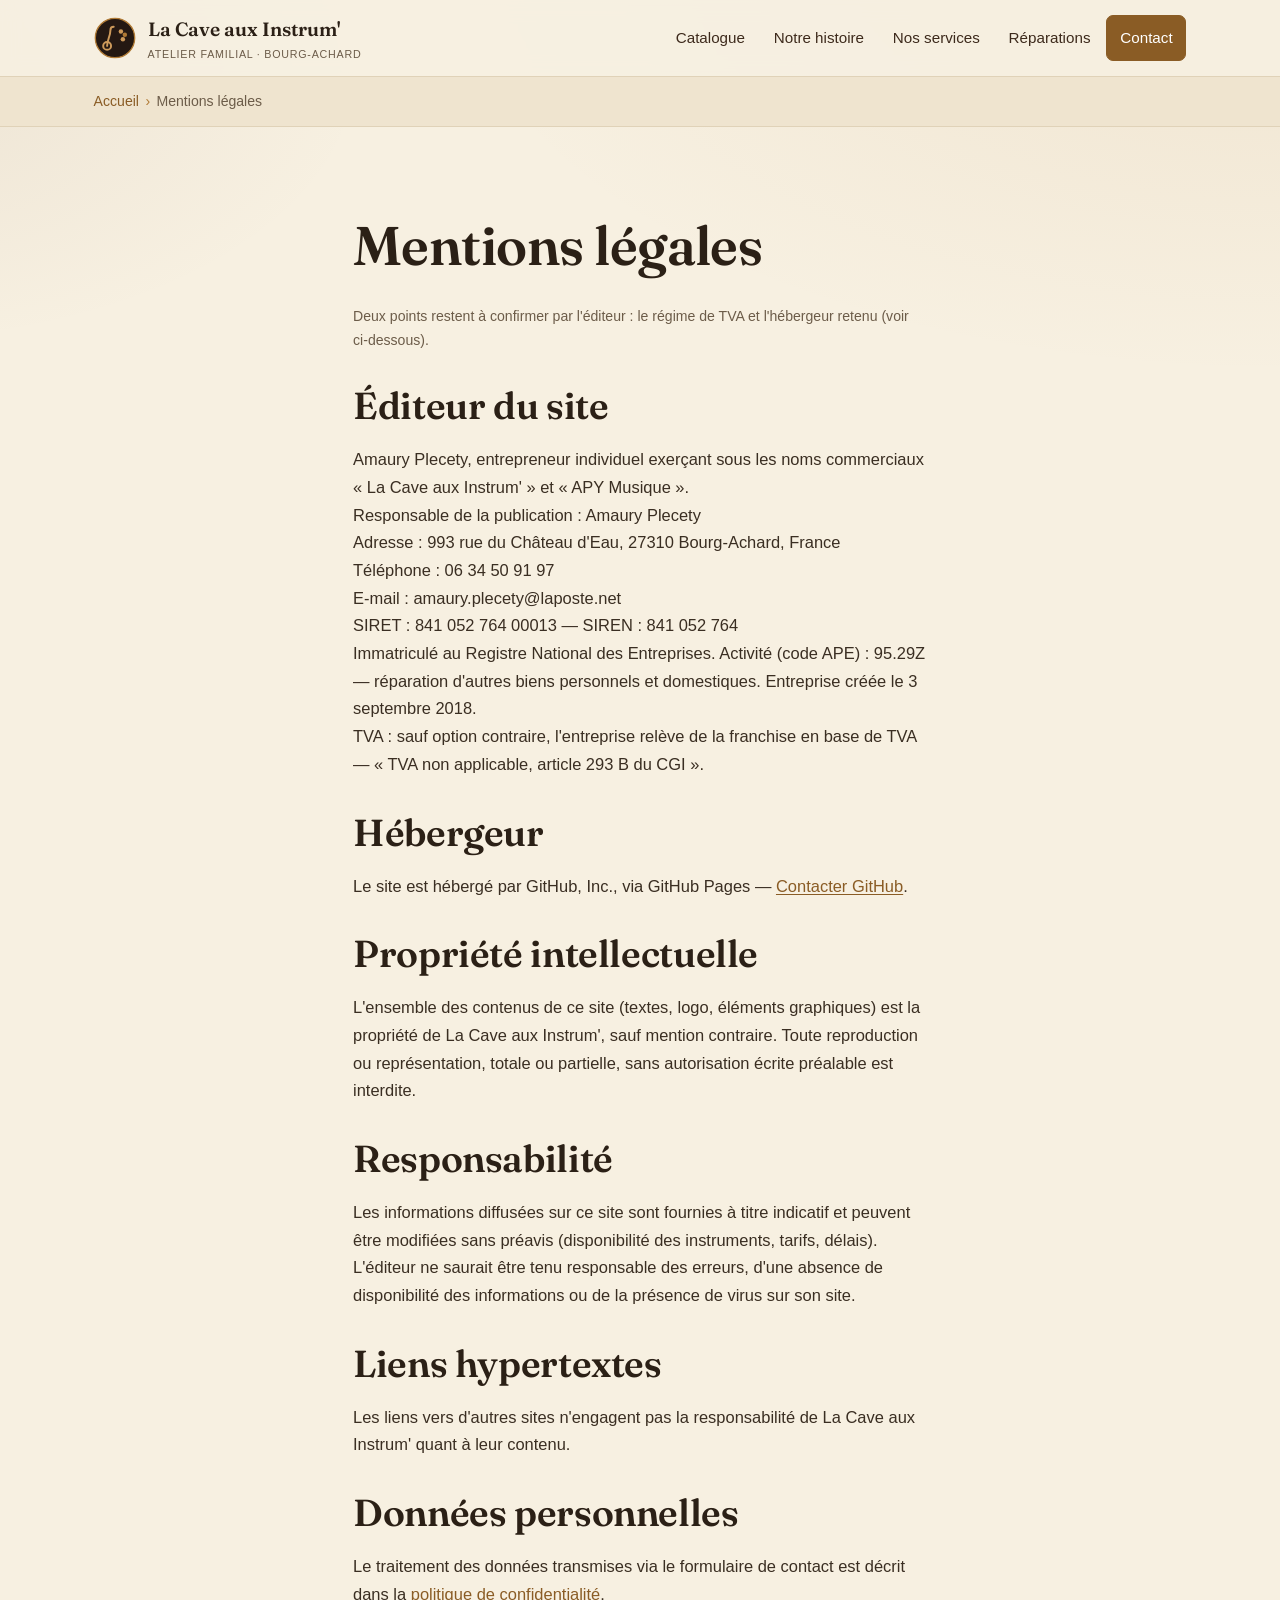
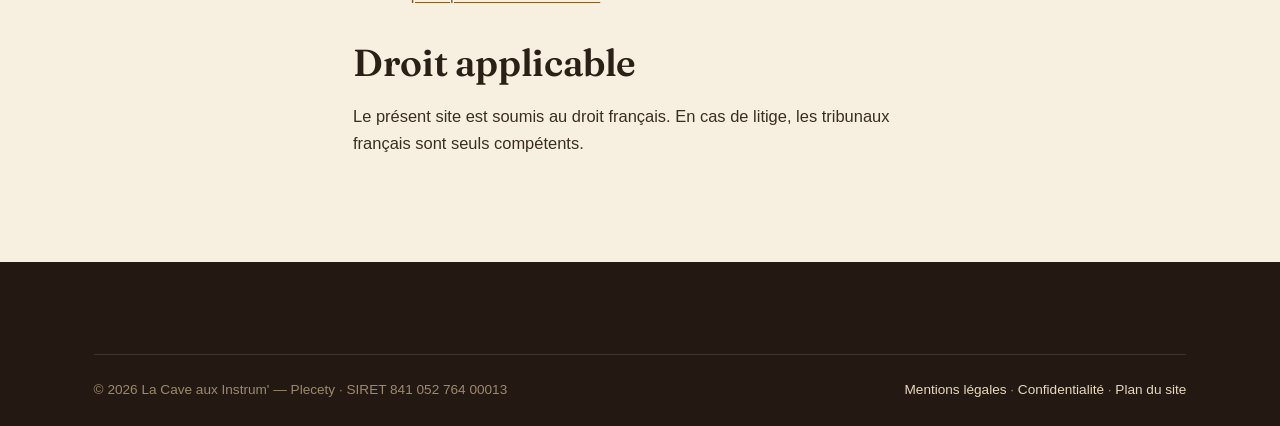
<file: mentions-legales.html>
<!DOCTYPE html>
<html lang="fr">
<head>
<meta charset="utf-8">
<meta name="viewport" content="width=device-width, initial-scale=1">
<title>Mentions légales — La Cave aux Instrum'</title>
<meta name="description" content="Mentions légales du site La Cave aux Instrum' : éditeur, hébergeur, propriété intellectuelle.">
<meta name="robots" content="index, follow">
<link rel="canonical" href="https://cedricmahdaoui-create.github.io/mentions-legales.html">
<meta name="theme-color" content="#241812">
<link rel="icon" href="/assets/img/logo.svg" type="image/svg+xml">
<link rel="icon" href="/assets/img/favicon-32.png" sizes="32x32" type="image/png">
<link rel="apple-touch-icon" href="/assets/img/apple-touch-icon.png">
<link rel="preload" href="/assets/fonts/fraunces-latin.woff2" as="font" type="font/woff2" crossorigin>
<link rel="stylesheet" href="/assets/css/style.css">
</head>
<body>
<a class="skip-link" href="#contenu">Aller au contenu</a>

<header class="site-header">
  <div class="container">
    <a class="brand" href="/">
      <svg viewBox="0 0 64 64" aria-hidden="true"><circle cx="32" cy="32" r="30" fill="#241812"/><circle cx="32" cy="32" r="30" fill="none" stroke="#b07a35" stroke-width="2"/><path d="M20 44c0-9 5-15 5-24 0-3 2-5 5-5" fill="none" stroke="#cd9a5b" stroke-width="3" stroke-linecap="round"/><circle cx="20" cy="44" r="6" fill="none" stroke="#cd9a5b" stroke-width="3"/><circle cx="41" cy="22" r="3.4" fill="#cd9a5b"/><circle cx="47" cy="27" r="3.4" fill="#b07a35"/><circle cx="44" cy="34" r="3.4" fill="#cd9a5b"/></svg>
      <span>La Cave aux Instrum'<small>Atelier familial · Bourg-Achard</small></span>
    </a>
    <button class="nav-toggle" type="button" aria-expanded="false" aria-controls="main-nav">Menu</button>
    <nav class="main-nav" id="main-nav" aria-label="Navigation principale">
      <ul>
        <li><a href="/catalogue.html">Catalogue</a></li>
        <li><a href="/#histoire">Notre histoire</a></li>
        <li><a href="/#services">Nos services</a></li>
        <li><a href="/reparations.html">Réparations</a></li>
        <li><a class="btn" href="/#contact">Contact</a></li>
      </ul>
    </nav>
  </div>
</header>

<nav class="breadcrumb" aria-label="Fil d'Ariane">
  <div class="container">
    <ol>
      <li><a href="/">Accueil</a></li>
      <li aria-current="page">Mentions légales</li>
    </ol>
  </div>
</nav>

<main id="contenu">
  <section class="section">
    <div class="container prose">
      <h1>Mentions légales</h1>
      <p class="form-note">Deux points restent à confirmer par l'éditeur : le régime de TVA et l'hébergeur retenu (voir ci‑dessous).</p>

      <h2>Éditeur du site</h2>
      <p>
        Amaury Plecety, entrepreneur individuel exerçant sous les noms commerciaux
        « La Cave aux Instrum' » et « APY Musique ».<br>
        Responsable de la publication : Amaury Plecety<br>
        Adresse : 993 rue du Château d'Eau, 27310 Bourg-Achard, France<br>
        Téléphone : 06 34 50 91 97<br>
        E-mail : amaury.plecety@laposte.net<br>
        SIRET : 841 052 764 00013 — SIREN : 841 052 764<br>
        Immatriculé au Registre National des Entreprises. Activité (code APE) :
        95.29Z — réparation d'autres biens personnels et domestiques. Entreprise
        créée le 3 septembre 2018.<br>
        TVA : sauf option contraire, l'entreprise relève de la franchise en base de
        TVA — « TVA non applicable, article 293 B du CGI ».
        <!-- Si l'entreprise est assujettie à la TVA, remplacer la ligne ci-dessus
             par : « Numéro de TVA intracommunautaire : FR__ 841052764 ». -->
      </p>

      <h2>Hébergeur</h2><p>Le site est hébergé par GitHub, Inc., via GitHub Pages — <a href="https://support.github.com" target="_blank" rel="noopener noreferrer">Contacter GitHub</a>.</p>

      <h2>Propriété intellectuelle</h2>
      <p>L'ensemble des contenus de ce site (textes, logo, éléments graphiques) est la propriété de La Cave aux Instrum', sauf mention contraire. Toute reproduction ou représentation, totale ou partielle, sans autorisation écrite préalable est interdite.</p>

      <h2>Responsabilité</h2>
      <p>Les informations diffusées sur ce site sont fournies à titre indicatif et peuvent être modifiées sans préavis (disponibilité des instruments, tarifs, délais). L'éditeur ne saurait être tenu responsable des erreurs, d'une absence de disponibilité des informations ou de la présence de virus sur son site.</p>

      <h2>Liens hypertextes</h2>
      <p>Les liens vers d'autres sites n'engagent pas la responsabilité de La Cave aux Instrum' quant à leur contenu.</p>

      <h2>Données personnelles</h2>
      <p>Le traitement des données transmises via le formulaire de contact est décrit dans la <a href="/politique-confidentialite.html">politique de confidentialité</a>.</p>

      <h2>Droit applicable</h2>
      <p>Le présent site est soumis au droit français. En cas de litige, les tribunaux français sont seuls compétents.</p>
    </div>
  </section>
</main>

<footer class="site-footer">
  <div class="container">
    <div class="footer-legal">
      <span>&copy; <span data-year>2026</span> La Cave aux Instrum' — Plecety · SIRET 841 052 764 00013</span>
      <span>
        <a href="/mentions-legales.html">Mentions légales</a> ·
        <a href="/politique-confidentialite.html">Confidentialité</a> ·
        <a href="/plan-du-site.html">Plan du site</a>
      </span>
    </div>
  </div>
</footer>

<!-- Barre d'actions mobile (visible sous 640px). Le lien WhatsApp suppose que
     le 06 34 50 91 97 est joignable sur WhatsApp — le retirer sinon (voir README). -->
<nav class="mobile-bar" aria-label="Contact rapide">
  <a href="tel:+33634509197"><svg viewBox="0 0 24 24" aria-hidden="true"><path fill="currentColor" d="M6.6 10.8a15.5 15.5 0 0 0 6.6 6.6l2.2-2.2c.3-.3.7-.4 1-.2 1.1.4 2.3.6 3.6.6.6 0 1 .4 1 1V20c0 .6-.4 1-1 1A17 17 0 0 1 3 4c0-.6.4-1 1-1h3.5c.6 0 1 .4 1 1 0 1.2.2 2.4.6 3.6.1.4 0 .8-.3 1z"/></svg>Appeler</a>
  <a class="mb-wa" href="https://wa.me/33634509197" target="_blank" rel="noopener noreferrer"><svg viewBox="0 0 24 24" aria-hidden="true"><path fill="currentColor" d="M12 2a10 10 0 0 0-8.6 15l-1.3 4.7 4.8-1.3A10 10 0 1 0 12 2m0 2a8 8 0 0 1 6.9 12l.3.5-.8 2.8-2.9-.8-.5.3A8 8 0 1 1 12 4m-2.5 3.6c-.2 0-.5 0-.7.3s-1 1-1 2.4 1 2.8 1.2 3 2 3.2 5 4.4c2.5 1 3 .8 3.6.8s1.7-.7 2-1.4.3-1.3.2-1.4l-1-.5-1.5-.7c-.2-.1-.4-.1-.5.1l-.7.9c-.1.2-.3.2-.5.1s-1-.4-2-1.2c-.7-.7-1.2-1.5-1.4-1.7s0-.4.1-.5l.5-.5c.1-.2.1-.3.2-.5s0-.4 0-.5l-.7-1.7c-.2-.4-.4-.4-.5-.4z"/></svg>WhatsApp</a>
  <a href="/#contact"><svg viewBox="0 0 24 24" aria-hidden="true"><path fill="currentColor" d="M4 4h16c1 0 2 1 2 2v12c0 1-1 2-2 2H4c-1 0-2-1-2-2V6c0-1 1-2 2-2m0 2v.4l8 5 8-5V6H4m0 12h16V8.3l-8 5-8-5V18z"/></svg>Écrire</a>
</nav>

<script src="/assets/js/main.js" defer></script>
</body>
</html>
</file>
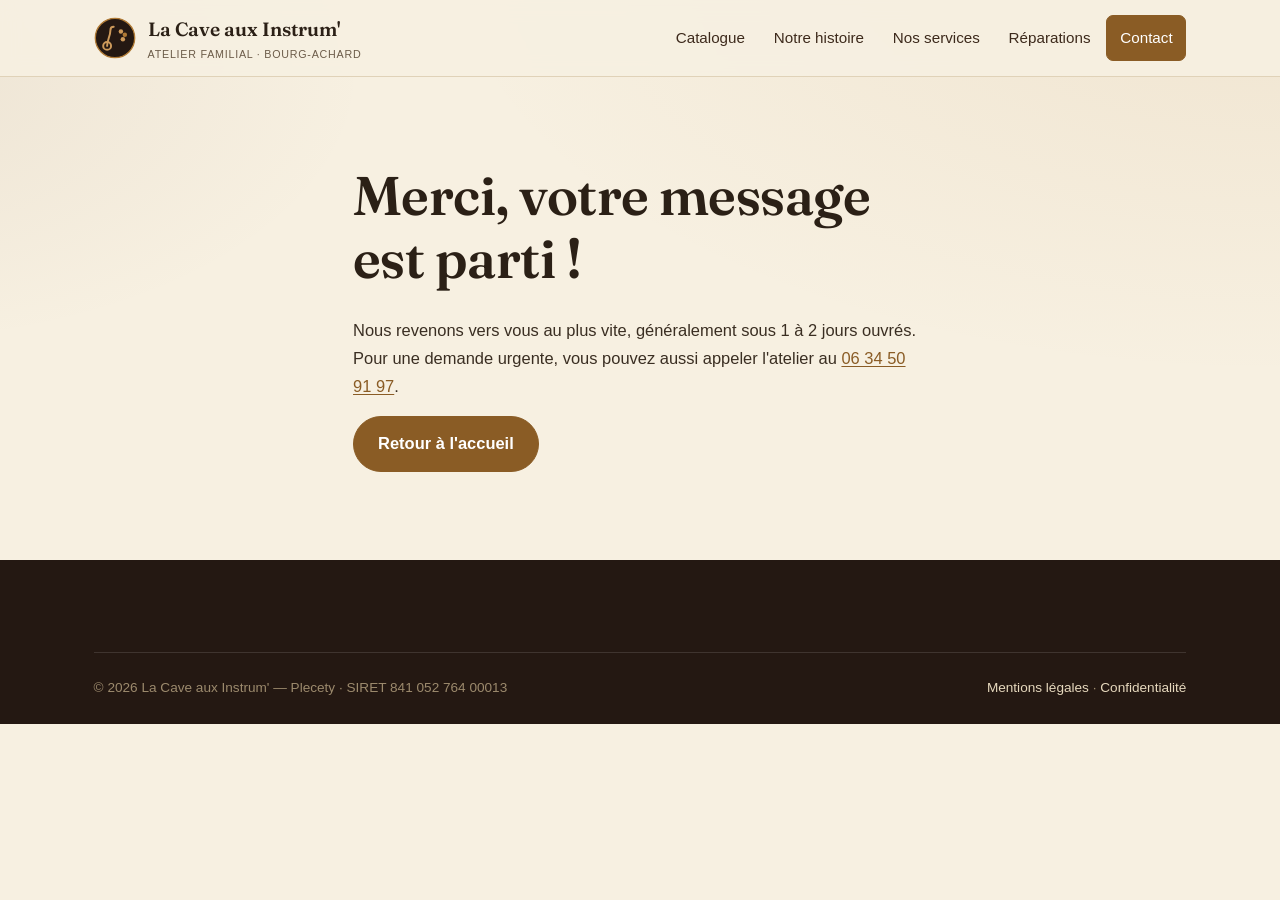
<file: merci.html>
<!DOCTYPE html>
<html lang="fr">
<head>
<meta charset="utf-8">
<meta name="viewport" content="width=device-width, initial-scale=1">
<title>Message envoyé — La Cave aux Instrum'</title>
<meta name="description" content="Votre message a bien été envoyé à l'atelier La Cave aux Instrum'.">
<meta name="robots" content="noindex, follow">
<link rel="canonical" href="https://cedricmahdaoui-create.github.io/merci.html">
<meta name="theme-color" content="#241812">
<link rel="icon" href="/assets/img/logo.svg" type="image/svg+xml">
<link rel="icon" href="/assets/img/favicon-32.png" sizes="32x32" type="image/png">
<link rel="apple-touch-icon" href="/assets/img/apple-touch-icon.png">
<link rel="preload" href="/assets/fonts/fraunces-latin.woff2" as="font" type="font/woff2" crossorigin>
<link rel="stylesheet" href="/assets/css/style.css">
</head>
<body>
<a class="skip-link" href="#contenu">Aller au contenu</a>

<header class="site-header">
  <div class="container">
    <a class="brand" href="/">
      <svg viewBox="0 0 64 64" aria-hidden="true"><circle cx="32" cy="32" r="30" fill="#241812"/><circle cx="32" cy="32" r="30" fill="none" stroke="#b07a35" stroke-width="2"/><path d="M20 44c0-9 5-15 5-24 0-3 2-5 5-5" fill="none" stroke="#cd9a5b" stroke-width="3" stroke-linecap="round"/><circle cx="20" cy="44" r="6" fill="none" stroke="#cd9a5b" stroke-width="3"/><circle cx="41" cy="22" r="3.4" fill="#cd9a5b"/><circle cx="47" cy="27" r="3.4" fill="#b07a35"/><circle cx="44" cy="34" r="3.4" fill="#cd9a5b"/></svg>
      <span>La Cave aux Instrum'<small>Atelier familial · Bourg-Achard</small></span>
    </a>
    <button class="nav-toggle" type="button" aria-expanded="false" aria-controls="main-nav">Menu</button>
    <nav class="main-nav" id="main-nav" aria-label="Navigation principale">
      <ul>
        <li><a href="/catalogue.html">Catalogue</a></li>
        <li><a href="/#histoire">Notre histoire</a></li>
        <li><a href="/#services">Nos services</a></li>
        <li><a href="/reparations.html">Réparations</a></li>
        <li><a class="btn" href="/#contact">Contact</a></li>
      </ul>
    </nav>
  </div>
</header>

<main id="contenu">
  <section class="section">
    <div class="container prose">
      <h1>Merci, votre message est parti&nbsp;!</h1>
      <p>Nous revenons vers vous au plus vite, généralement sous 1 à 2 jours ouvrés. Pour une demande urgente, vous pouvez aussi appeler l'atelier au <a href="tel:+33634509197">06 34 50 91 97</a>.</p>
      <a class="btn" href="/">Retour à l'accueil</a>
    </div>
  </section>
</main>

<footer class="site-footer">
  <div class="container">
    <div class="footer-legal">
      <span>&copy; <span data-year>2026</span> La Cave aux Instrum' — Plecety · SIRET 841 052 764 00013</span>
      <span>
        <a href="/mentions-legales.html">Mentions légales</a> ·
        <a href="/politique-confidentialite.html">Confidentialité</a>
      </span>
    </div>
  </div>
</footer>

<!-- Barre d'actions mobile (visible sous 640px). Le lien WhatsApp suppose que
     le 06 34 50 91 97 est joignable sur WhatsApp — le retirer sinon (voir README). -->
<nav class="mobile-bar" aria-label="Contact rapide">
  <a href="tel:+33634509197"><svg viewBox="0 0 24 24" aria-hidden="true"><path fill="currentColor" d="M6.6 10.8a15.5 15.5 0 0 0 6.6 6.6l2.2-2.2c.3-.3.7-.4 1-.2 1.1.4 2.3.6 3.6.6.6 0 1 .4 1 1V20c0 .6-.4 1-1 1A17 17 0 0 1 3 4c0-.6.4-1 1-1h3.5c.6 0 1 .4 1 1 0 1.2.2 2.4.6 3.6.1.4 0 .8-.3 1z"/></svg>Appeler</a>
  <a class="mb-wa" href="https://wa.me/33634509197" target="_blank" rel="noopener noreferrer"><svg viewBox="0 0 24 24" aria-hidden="true"><path fill="currentColor" d="M12 2a10 10 0 0 0-8.6 15l-1.3 4.7 4.8-1.3A10 10 0 1 0 12 2m0 2a8 8 0 0 1 6.9 12l.3.5-.8 2.8-2.9-.8-.5.3A8 8 0 1 1 12 4m-2.5 3.6c-.2 0-.5 0-.7.3s-1 1-1 2.4 1 2.8 1.2 3 2 3.2 5 4.4c2.5 1 3 .8 3.6.8s1.7-.7 2-1.4.3-1.3.2-1.4l-1-.5-1.5-.7c-.2-.1-.4-.1-.5.1l-.7.9c-.1.2-.3.2-.5.1s-1-.4-2-1.2c-.7-.7-1.2-1.5-1.4-1.7s0-.4.1-.5l.5-.5c.1-.2.1-.3.2-.5s0-.4 0-.5l-.7-1.7c-.2-.4-.4-.4-.5-.4z"/></svg>WhatsApp</a>
  <a href="/#contact"><svg viewBox="0 0 24 24" aria-hidden="true"><path fill="currentColor" d="M4 4h16c1 0 2 1 2 2v12c0 1-1 2-2 2H4c-1 0-2-1-2-2V6c0-1 1-2 2-2m0 2v.4l8 5 8-5V6H4m0 12h16V8.3l-8 5-8-5V18z"/></svg>Écrire</a>
</nav>

<script src="/assets/js/main.js" defer></script>
</body>
</html>
</file>
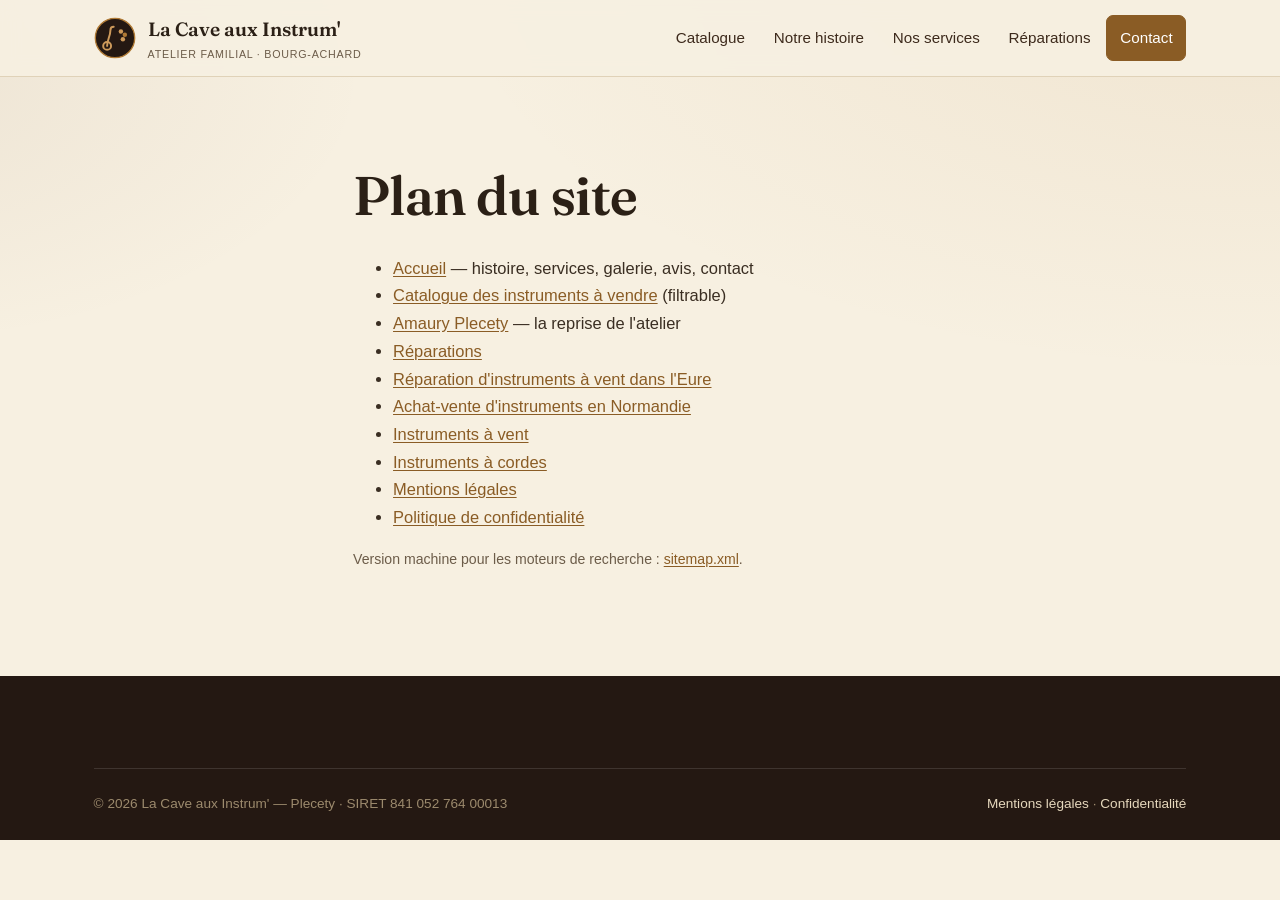
<file: plan-du-site.html>
<!DOCTYPE html>
<html lang="fr">
<head>
<meta charset="utf-8">
<meta name="viewport" content="width=device-width, initial-scale=1">
<title>Plan du site — La Cave aux Instrum'</title>
<meta name="description" content="Toutes les pages du site La Cave aux Instrum'.">
<meta name="robots" content="index, follow">
<link rel="canonical" href="https://cedricmahdaoui-create.github.io/plan-du-site.html">
<meta name="theme-color" content="#241812">
<link rel="icon" href="/assets/img/logo.svg" type="image/svg+xml">
<link rel="icon" href="/assets/img/favicon-32.png" sizes="32x32" type="image/png">
<link rel="apple-touch-icon" href="/assets/img/apple-touch-icon.png">
<link rel="preload" href="/assets/fonts/fraunces-latin.woff2" as="font" type="font/woff2" crossorigin>
<link rel="stylesheet" href="/assets/css/style.css">
</head>
<body>
<a class="skip-link" href="#contenu">Aller au contenu</a>

<header class="site-header">
  <div class="container">
    <a class="brand" href="/">
      <svg viewBox="0 0 64 64" aria-hidden="true"><circle cx="32" cy="32" r="30" fill="#241812"/><circle cx="32" cy="32" r="30" fill="none" stroke="#b07a35" stroke-width="2"/><path d="M20 44c0-9 5-15 5-24 0-3 2-5 5-5" fill="none" stroke="#cd9a5b" stroke-width="3" stroke-linecap="round"/><circle cx="20" cy="44" r="6" fill="none" stroke="#cd9a5b" stroke-width="3"/><circle cx="41" cy="22" r="3.4" fill="#cd9a5b"/><circle cx="47" cy="27" r="3.4" fill="#b07a35"/><circle cx="44" cy="34" r="3.4" fill="#cd9a5b"/></svg>
      <span>La Cave aux Instrum'<small>Atelier familial · Bourg-Achard</small></span>
    </a>
    <button class="nav-toggle" type="button" aria-expanded="false" aria-controls="main-nav">Menu</button>
    <nav class="main-nav" id="main-nav" aria-label="Navigation principale">
      <ul>
        <li><a href="/catalogue.html">Catalogue</a></li>
        <li><a href="/#histoire">Notre histoire</a></li>
        <li><a href="/#services">Nos services</a></li>
        <li><a href="/reparations.html">Réparations</a></li>
        <li><a class="btn" href="/#contact">Contact</a></li>
      </ul>
    </nav>
  </div>
</header>

<main id="contenu">
  <section class="section">
    <div class="container prose">
      <h1>Plan du site</h1>
      <ul>
        <li><a href="/">Accueil</a> — histoire, services, galerie, avis, contact</li>
        <li><a href="/catalogue.html">Catalogue des instruments à vendre</a> (filtrable)</li>
        <li><a href="/amaury-plecety.html">Amaury Plecety</a> — la reprise de l'atelier</li>
        <li><a href="/reparations.html">Réparations</a></li>
        <li><a href="/reparation-instruments-vent-eure.html">Réparation d'instruments à vent dans l'Eure</a></li>
        <li><a href="/achat-vente-instruments-normandie.html">Achat-vente d'instruments en Normandie</a></li>
        <li><a href="/instruments-a-vent.html">Instruments à vent</a></li>
        <li><a href="/instruments-a-cordes.html">Instruments à cordes</a></li>
        <li><a href="/mentions-legales.html">Mentions légales</a></li>
        <li><a href="/politique-confidentialite.html">Politique de confidentialité</a></li>
      </ul>
      <p class="form-note">Version machine pour les moteurs de recherche : <a href="/sitemap.xml">sitemap.xml</a>.</p>
    </div>
  </section>
</main>

<footer class="site-footer">
  <div class="container">
    <div class="footer-legal">
      <span>&copy; <span data-year>2026</span> La Cave aux Instrum' — Plecety · SIRET 841 052 764 00013</span>
      <span>
        <a href="/mentions-legales.html">Mentions légales</a> ·
        <a href="/politique-confidentialite.html">Confidentialité</a>
      </span>
    </div>
  </div>
</footer>

<!-- Barre d'actions mobile (visible sous 640px). Le lien WhatsApp suppose que
     le 06 34 50 91 97 est joignable sur WhatsApp — le retirer sinon (voir README). -->
<nav class="mobile-bar" aria-label="Contact rapide">
  <a href="tel:+33634509197"><svg viewBox="0 0 24 24" aria-hidden="true"><path fill="currentColor" d="M6.6 10.8a15.5 15.5 0 0 0 6.6 6.6l2.2-2.2c.3-.3.7-.4 1-.2 1.1.4 2.3.6 3.6.6.6 0 1 .4 1 1V20c0 .6-.4 1-1 1A17 17 0 0 1 3 4c0-.6.4-1 1-1h3.5c.6 0 1 .4 1 1 0 1.2.2 2.4.6 3.6.1.4 0 .8-.3 1z"/></svg>Appeler</a>
  <a class="mb-wa" href="https://wa.me/33634509197" target="_blank" rel="noopener noreferrer"><svg viewBox="0 0 24 24" aria-hidden="true"><path fill="currentColor" d="M12 2a10 10 0 0 0-8.6 15l-1.3 4.7 4.8-1.3A10 10 0 1 0 12 2m0 2a8 8 0 0 1 6.9 12l.3.5-.8 2.8-2.9-.8-.5.3A8 8 0 1 1 12 4m-2.5 3.6c-.2 0-.5 0-.7.3s-1 1-1 2.4 1 2.8 1.2 3 2 3.2 5 4.4c2.5 1 3 .8 3.6.8s1.7-.7 2-1.4.3-1.3.2-1.4l-1-.5-1.5-.7c-.2-.1-.4-.1-.5.1l-.7.9c-.1.2-.3.2-.5.1s-1-.4-2-1.2c-.7-.7-1.2-1.5-1.4-1.7s0-.4.1-.5l.5-.5c.1-.2.1-.3.2-.5s0-.4 0-.5l-.7-1.7c-.2-.4-.4-.4-.5-.4z"/></svg>WhatsApp</a>
  <a href="/#contact"><svg viewBox="0 0 24 24" aria-hidden="true"><path fill="currentColor" d="M4 4h16c1 0 2 1 2 2v12c0 1-1 2-2 2H4c-1 0-2-1-2-2V6c0-1 1-2 2-2m0 2v.4l8 5 8-5V6H4m0 12h16V8.3l-8 5-8-5V18z"/></svg>Écrire</a>
</nav>

<script src="/assets/js/main.js" defer></script>
</body>
</html>
</file>
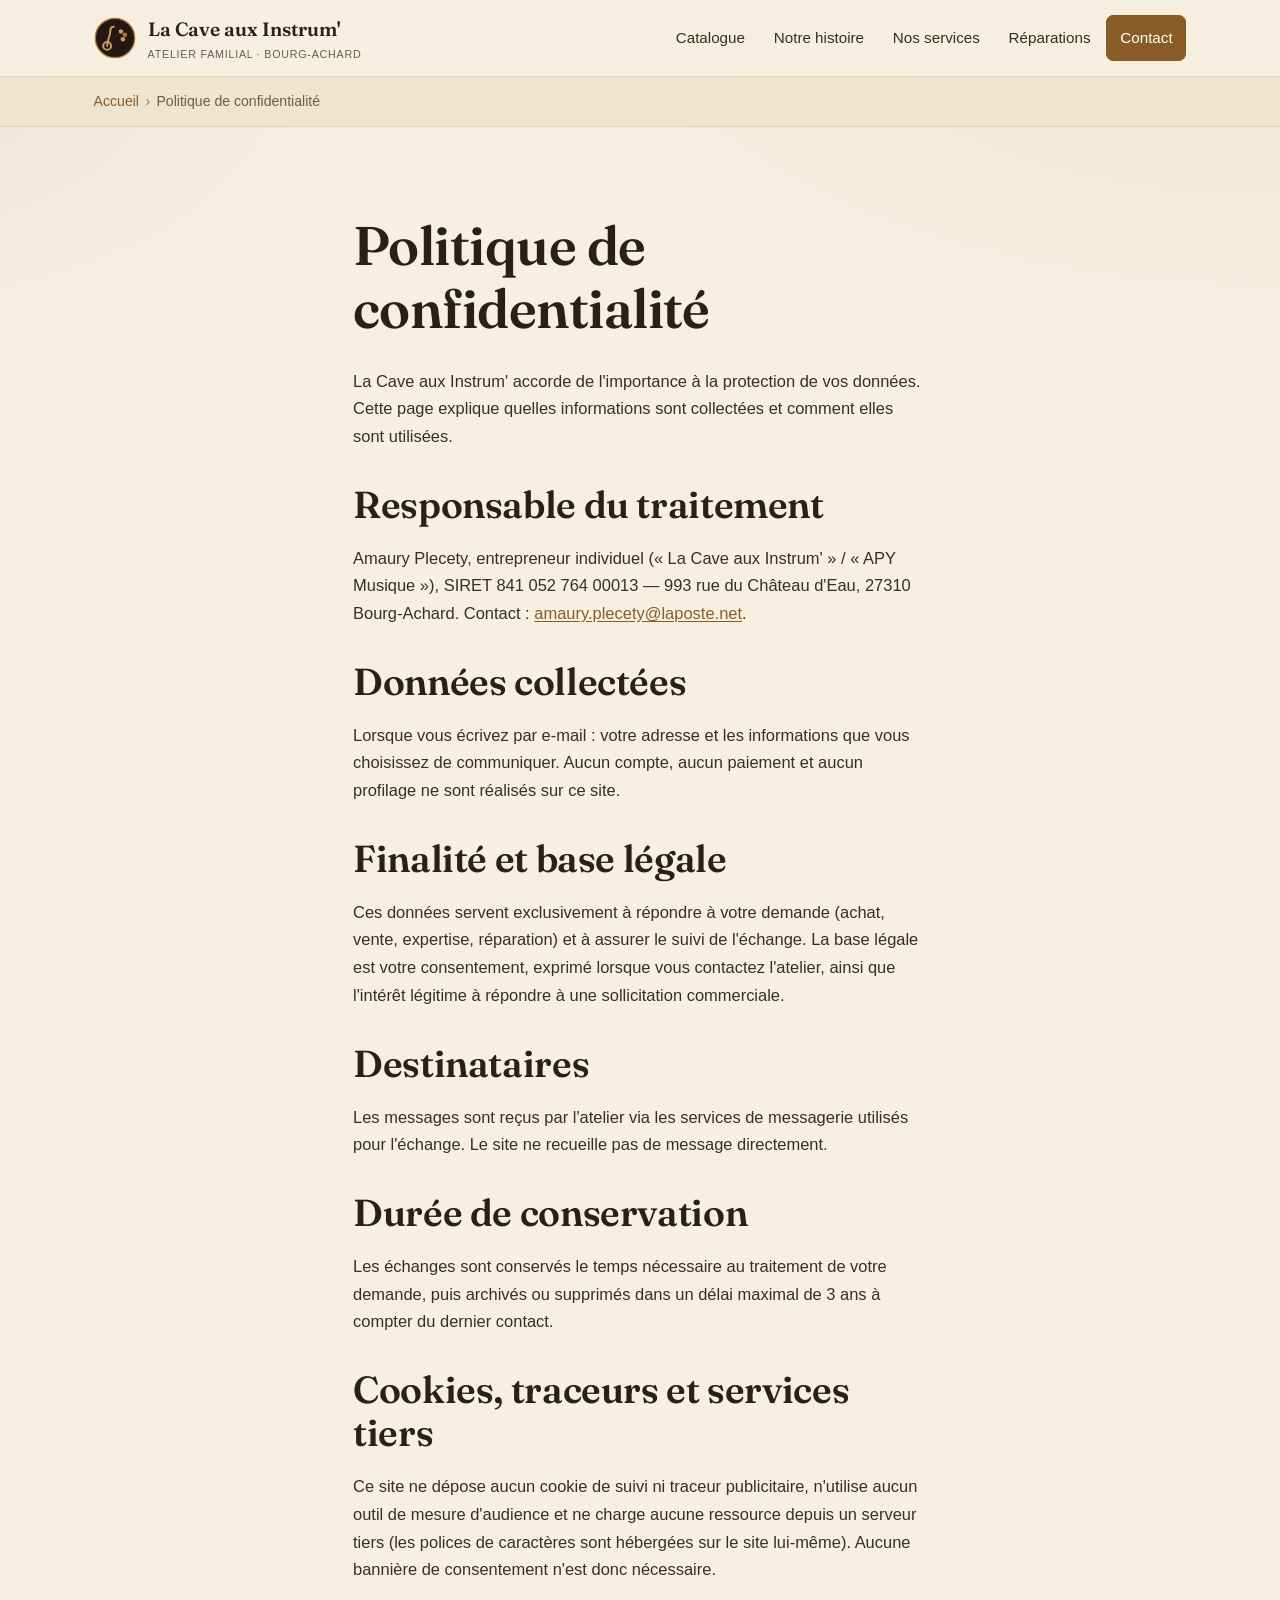
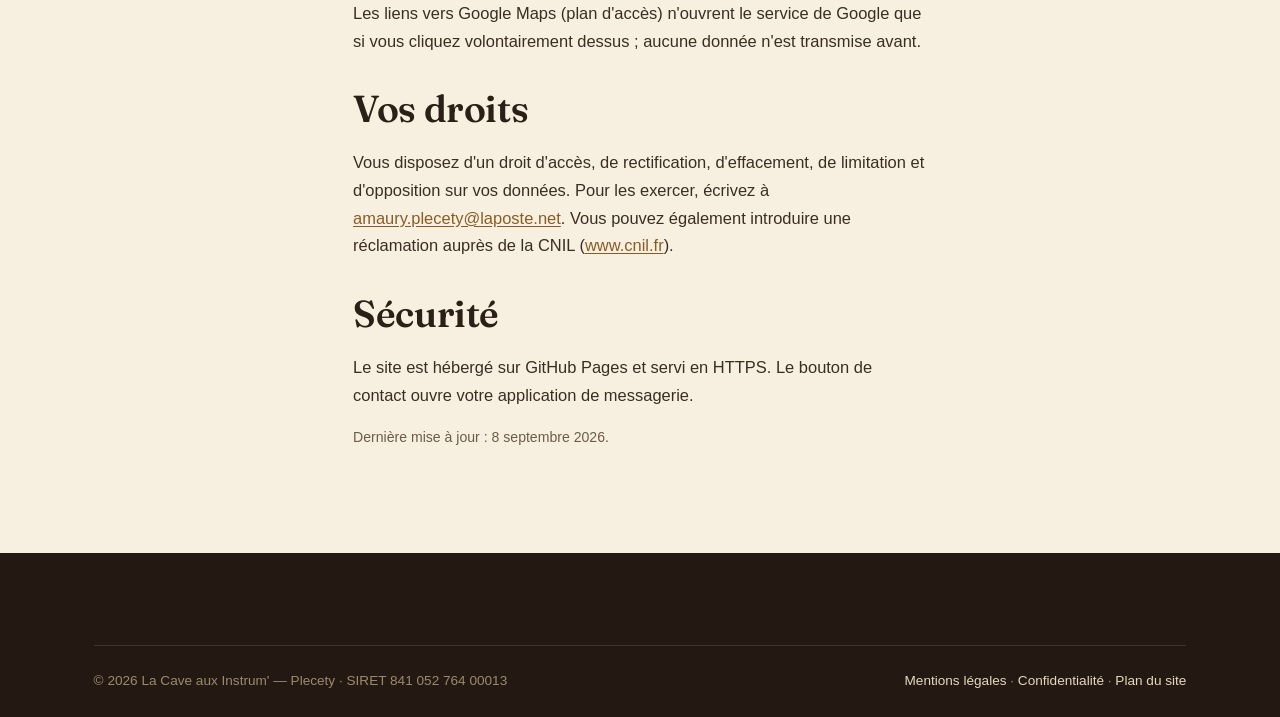
<file: politique-confidentialite.html>
<!DOCTYPE html>
<html lang="fr">
<head>
<meta charset="utf-8">
<meta name="viewport" content="width=device-width, initial-scale=1">
<title>Politique de confidentialité — La Cave aux Instrum'</title>
<meta name="description" content="Comment La Cave aux Instrum' collecte et utilise vos données (formulaire de contact), et comment exercer vos droits RGPD.">
<meta name="robots" content="index, follow">
<link rel="canonical" href="https://cedricmahdaoui-create.github.io/politique-confidentialite.html">
<meta name="theme-color" content="#241812">
<link rel="icon" href="/assets/img/logo.svg" type="image/svg+xml">
<link rel="icon" href="/assets/img/favicon-32.png" sizes="32x32" type="image/png">
<link rel="apple-touch-icon" href="/assets/img/apple-touch-icon.png">
<link rel="preload" href="/assets/fonts/fraunces-latin.woff2" as="font" type="font/woff2" crossorigin>
<link rel="stylesheet" href="/assets/css/style.css">
</head>
<body>
<a class="skip-link" href="#contenu">Aller au contenu</a>

<header class="site-header">
  <div class="container">
    <a class="brand" href="/">
      <svg viewBox="0 0 64 64" aria-hidden="true"><circle cx="32" cy="32" r="30" fill="#241812"/><circle cx="32" cy="32" r="30" fill="none" stroke="#b07a35" stroke-width="2"/><path d="M20 44c0-9 5-15 5-24 0-3 2-5 5-5" fill="none" stroke="#cd9a5b" stroke-width="3" stroke-linecap="round"/><circle cx="20" cy="44" r="6" fill="none" stroke="#cd9a5b" stroke-width="3"/><circle cx="41" cy="22" r="3.4" fill="#cd9a5b"/><circle cx="47" cy="27" r="3.4" fill="#b07a35"/><circle cx="44" cy="34" r="3.4" fill="#cd9a5b"/></svg>
      <span>La Cave aux Instrum'<small>Atelier familial · Bourg-Achard</small></span>
    </a>
    <button class="nav-toggle" type="button" aria-expanded="false" aria-controls="main-nav">Menu</button>
    <nav class="main-nav" id="main-nav" aria-label="Navigation principale">
      <ul>
        <li><a href="/catalogue.html">Catalogue</a></li>
        <li><a href="/#histoire">Notre histoire</a></li>
        <li><a href="/#services">Nos services</a></li>
        <li><a href="/reparations.html">Réparations</a></li>
        <li><a class="btn" href="/#contact">Contact</a></li>
      </ul>
    </nav>
  </div>
</header>

<nav class="breadcrumb" aria-label="Fil d'Ariane">
  <div class="container">
    <ol>
      <li><a href="/">Accueil</a></li>
      <li aria-current="page">Politique de confidentialité</li>
    </ol>
  </div>
</nav>

<main id="contenu">
  <section class="section">
    <div class="container prose">
      <h1>Politique de confidentialité</h1>
      <p>La Cave aux Instrum' accorde de l'importance à la protection de vos données. Cette page explique quelles informations sont collectées et comment elles sont utilisées.</p>

      <h2>Responsable du traitement</h2>
      <p>Amaury Plecety, entrepreneur individuel (« La Cave aux Instrum' » / « APY Musique »), SIRET 841 052 764 00013 — 993 rue du Château d'Eau, 27310 Bourg-Achard. Contact : <a href="mailto:amaury.plecety@laposte.net">amaury.plecety@laposte.net</a>.</p>

      <h2>Données collectées</h2>
      <p>Lorsque vous écrivez par e-mail : votre adresse et les informations que vous choisissez de communiquer. Aucun compte, aucun paiement et aucun profilage ne sont réalisés sur ce site.</p>

      <h2>Finalité et base légale</h2>
      <p>Ces données servent exclusivement à répondre à votre demande (achat, vente, expertise, réparation) et à assurer le suivi de l'échange. La base légale est votre consentement, exprimé lorsque vous contactez l'atelier, ainsi que l'intérêt légitime à répondre à une sollicitation commerciale.</p>

      <h2>Destinataires</h2>
      <p>Les messages sont reçus par l'atelier via les services de messagerie utilisés pour l'échange. Le site ne recueille pas de message directement.</p>

      <h2>Durée de conservation</h2>
      <p>Les échanges sont conservés le temps nécessaire au traitement de votre demande, puis archivés ou supprimés dans un délai maximal de 3 ans à compter du dernier contact.</p>

      <h2>Cookies, traceurs et services tiers</h2>
      <p>Ce site ne dépose aucun cookie de suivi ni traceur publicitaire, n'utilise aucun outil de mesure d'audience et ne charge aucune ressource depuis un serveur tiers (les polices de caractères sont hébergées sur le site lui-même). Aucune bannière de consentement n'est donc nécessaire.</p>
      <p>Les liens vers Google Maps (plan d'accès) n'ouvrent le service de Google que si vous cliquez volontairement dessus ; aucune donnée n'est transmise avant.</p>

      <h2>Vos droits</h2>
      <p>Vous disposez d'un droit d'accès, de rectification, d'effacement, de limitation et d'opposition sur vos données. Pour les exercer, écrivez à <a href="mailto:amaury.plecety@laposte.net">amaury.plecety@laposte.net</a>. Vous pouvez également introduire une réclamation auprès de la CNIL (<a href="https://www.cnil.fr" rel="noopener noreferrer" target="_blank">www.cnil.fr</a>).</p>

      <h2>Sécurité</h2>
      <p>Le site est hébergé sur GitHub Pages et servi en HTTPS. Le bouton de contact ouvre votre application de messagerie.</p>

      <p class="form-note">Dernière mise à jour : 8 septembre 2026.</p>
    </div>
  </section>
</main>

<footer class="site-footer">
  <div class="container">
    <div class="footer-legal">
      <span>&copy; <span data-year>2026</span> La Cave aux Instrum' — Plecety · SIRET 841 052 764 00013</span>
      <span>
        <a href="/mentions-legales.html">Mentions légales</a> ·
        <a href="/politique-confidentialite.html">Confidentialité</a> ·
        <a href="/plan-du-site.html">Plan du site</a>
      </span>
    </div>
  </div>
</footer>

<!-- Barre d'actions mobile (visible sous 640px). Le lien WhatsApp suppose que
     le 06 34 50 91 97 est joignable sur WhatsApp — le retirer sinon (voir README). -->
<nav class="mobile-bar" aria-label="Contact rapide">
  <a href="tel:+33634509197"><svg viewBox="0 0 24 24" aria-hidden="true"><path fill="currentColor" d="M6.6 10.8a15.5 15.5 0 0 0 6.6 6.6l2.2-2.2c.3-.3.7-.4 1-.2 1.1.4 2.3.6 3.6.6.6 0 1 .4 1 1V20c0 .6-.4 1-1 1A17 17 0 0 1 3 4c0-.6.4-1 1-1h3.5c.6 0 1 .4 1 1 0 1.2.2 2.4.6 3.6.1.4 0 .8-.3 1z"/></svg>Appeler</a>
  <a class="mb-wa" href="https://wa.me/33634509197" target="_blank" rel="noopener noreferrer"><svg viewBox="0 0 24 24" aria-hidden="true"><path fill="currentColor" d="M12 2a10 10 0 0 0-8.6 15l-1.3 4.7 4.8-1.3A10 10 0 1 0 12 2m0 2a8 8 0 0 1 6.9 12l.3.5-.8 2.8-2.9-.8-.5.3A8 8 0 1 1 12 4m-2.5 3.6c-.2 0-.5 0-.7.3s-1 1-1 2.4 1 2.8 1.2 3 2 3.2 5 4.4c2.5 1 3 .8 3.6.8s1.7-.7 2-1.4.3-1.3.2-1.4l-1-.5-1.5-.7c-.2-.1-.4-.1-.5.1l-.7.9c-.1.2-.3.2-.5.1s-1-.4-2-1.2c-.7-.7-1.2-1.5-1.4-1.7s0-.4.1-.5l.5-.5c.1-.2.1-.3.2-.5s0-.4 0-.5l-.7-1.7c-.2-.4-.4-.4-.5-.4z"/></svg>WhatsApp</a>
  <a href="/#contact"><svg viewBox="0 0 24 24" aria-hidden="true"><path fill="currentColor" d="M4 4h16c1 0 2 1 2 2v12c0 1-1 2-2 2H4c-1 0-2-1-2-2V6c0-1 1-2 2-2m0 2v.4l8 5 8-5V6H4m0 12h16V8.3l-8 5-8-5V18z"/></svg>Écrire</a>
</nav>

<script src="/assets/js/main.js" defer></script>
</body>
</html>
</file>
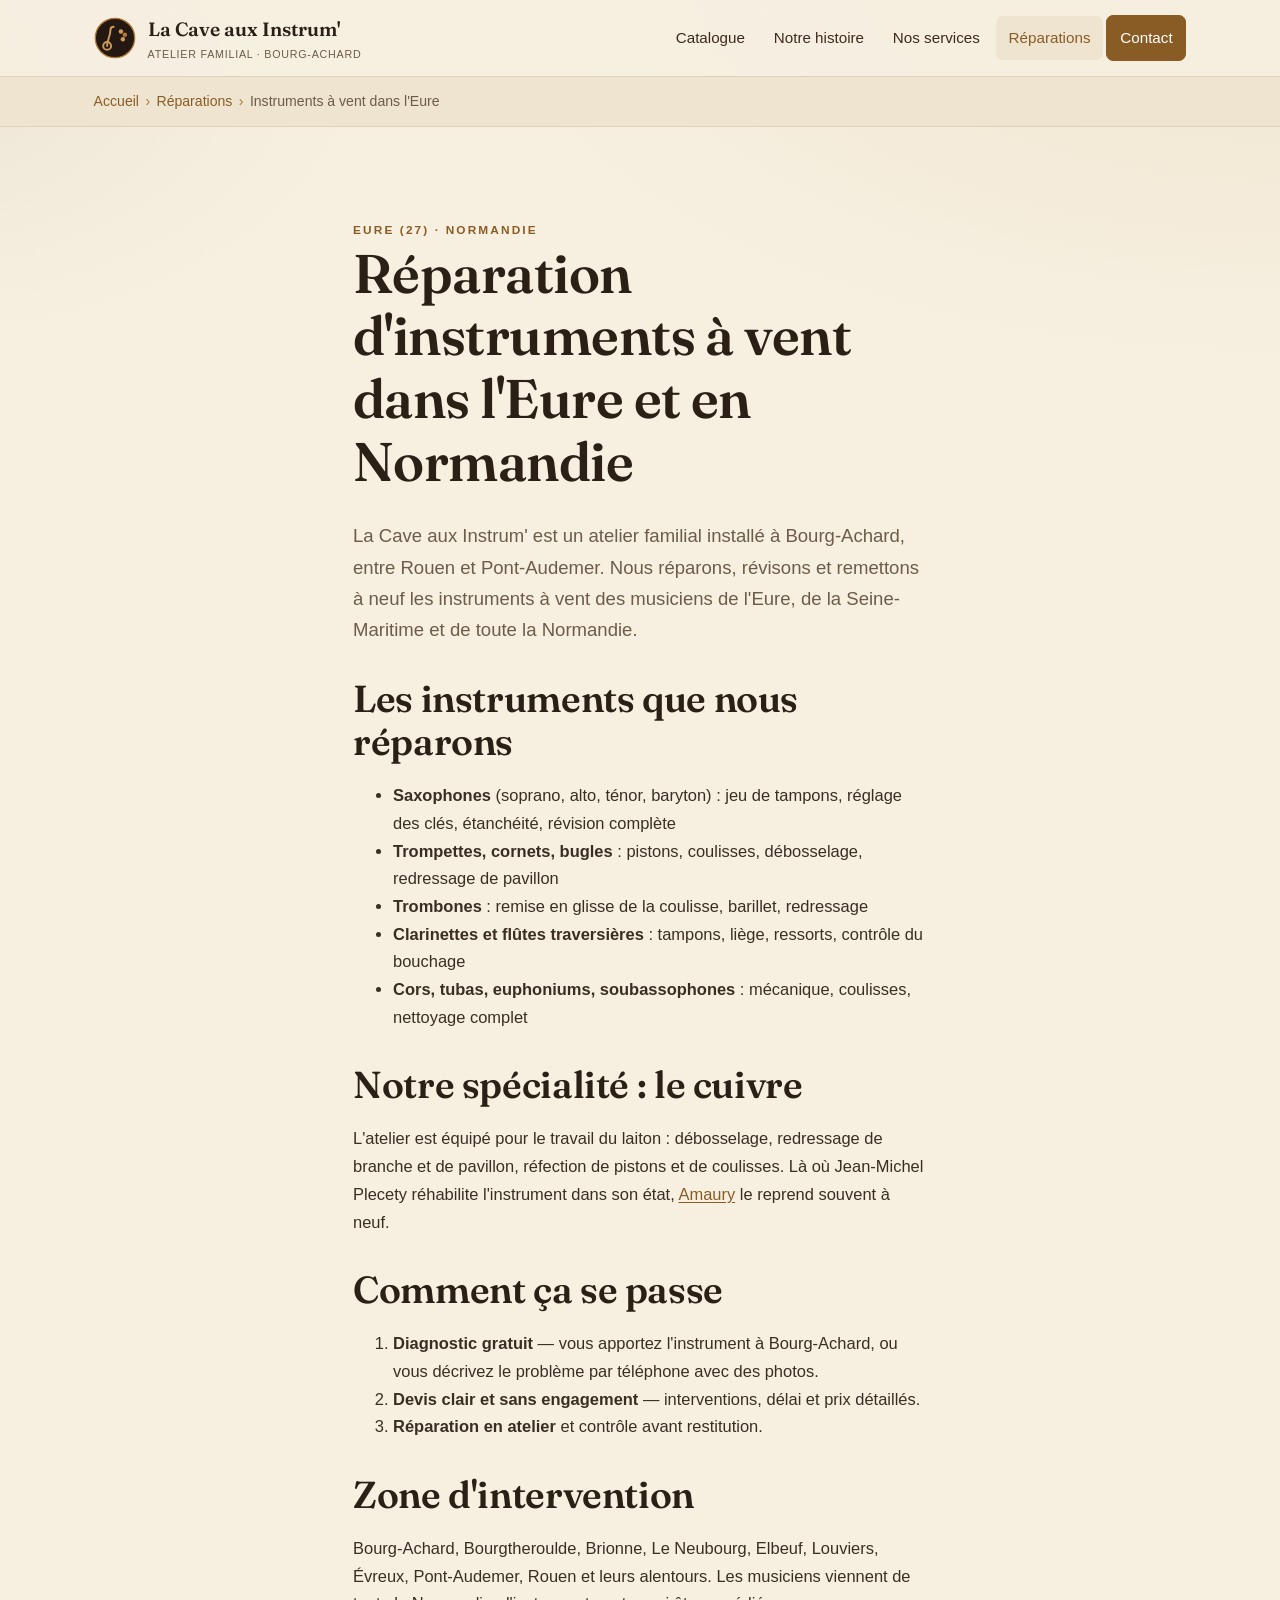
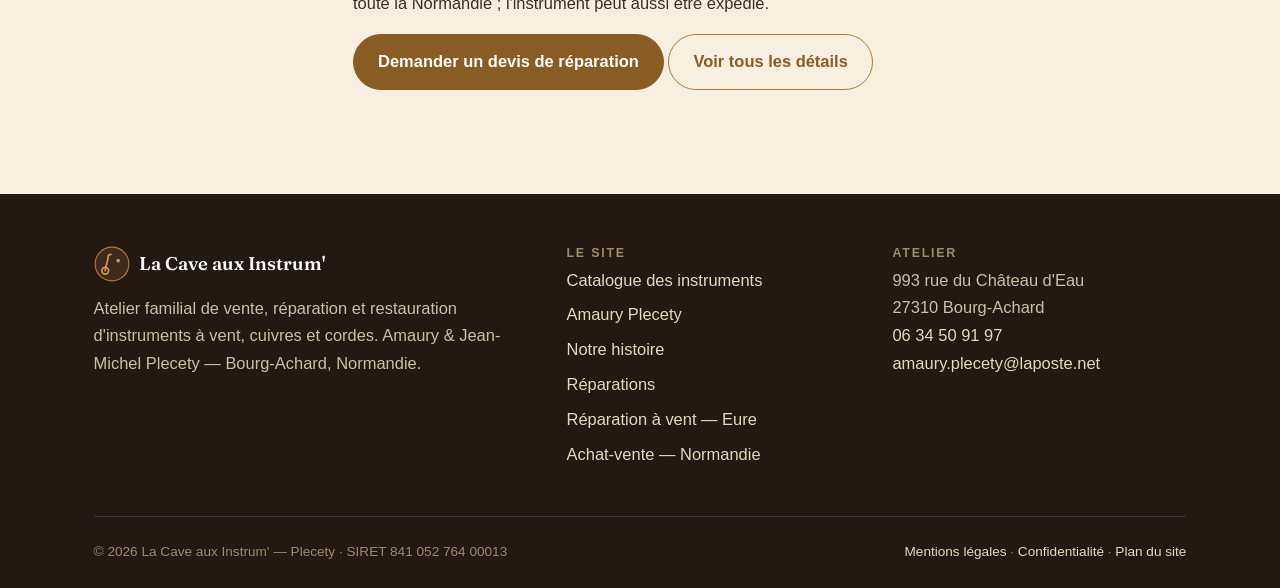
<file: reparation-instruments-vent-eure.html>
<!DOCTYPE html>
<html lang="fr">
<head>
<meta charset="utf-8">
<meta name="viewport" content="width=device-width, initial-scale=1">
<title>Réparation d'instruments à vent dans l'Eure (27) et en Normandie | La Cave aux Instrum'</title>
<meta name="description" content="Atelier de réparation d'instruments à vent dans l'Eure : saxophone, trompette, trombone, clarinette, flûte, cuivres. Débosselage, tampons, réglages. Bourg-Achard, entre Rouen et Pont-Audemer. Devis gratuit.">
<meta name="robots" content="index, follow, max-image-preview:large">
<link rel="canonical" href="https://cedricmahdaoui-create.github.io/reparation-instruments-vent-eure.html">
<meta property="og:type" content="website">
<meta property="og:site_name" content="La Cave aux Instrum'">
<meta property="og:title" content="Réparation d'instruments à vent dans l'Eure et en Normandie">
<meta property="og:description" content="Saxophone, trompette, clarinette, cuivres : réparation et remise à neuf à l'atelier de Bourg-Achard.">
<meta property="og:locale" content="fr_FR">
<meta property="og:url" content="https://cedricmahdaoui-create.github.io/reparation-instruments-vent-eure.html">
<meta property="og:image" content="https://cedricmahdaoui-create.github.io/assets/img/og-image.jpg">
<meta property="og:image:width" content="1200">
<meta property="og:image:height" content="630">
<meta name="twitter:card" content="summary_large_image">
<meta name="theme-color" content="#241812">
<link rel="icon" href="/assets/img/logo.svg" type="image/svg+xml">
<link rel="icon" href="/assets/img/favicon-32.png" sizes="32x32" type="image/png">
<link rel="apple-touch-icon" href="/assets/img/apple-touch-icon.png">
<link rel="manifest" href="/site.webmanifest">
<link rel="preload" href="/assets/fonts/fraunces-latin.woff2" as="font" type="font/woff2" crossorigin>
<link rel="stylesheet" href="/assets/css/style.css">
<script type="application/ld+json">
{
  "@context": "https://schema.org",
  "@type": "Service",
  "serviceType": "Réparation d'instruments à vent",
  "provider": {
    "@type": "MusicStore",
    "name": "La Cave aux Instrum'",
    "telephone": "+33634509197",
    "email": "amaury.plecety@laposte.net",
    "address": {
      "@type": "PostalAddress",
      "streetAddress": "993 rue du Château d'Eau",
      "postalCode": "27310",
      "addressLocality": "Bourg-Achard",
      "addressRegion": "Normandie",
      "addressCountry": "FR"
    }
  },
  "areaServed": [
    { "@type": "AdministrativeArea", "name": "Eure" },
    { "@type": "AdministrativeArea", "name": "Seine-Maritime" },
    { "@type": "AdministrativeArea", "name": "Normandie" }
  ],
  "description": "Débosselage, jeu de tampons, réglage des clés, remontage et remise à neuf de saxophones, trompettes, trombones, clarinettes, flûtes et cuivres."
}
</script>
<script type="application/ld+json">
{
  "@context": "https://schema.org",
  "@type": "BreadcrumbList",
  "itemListElement": [
    { "@type": "ListItem", "position": 1, "name": "Accueil", "item": "https://cedricmahdaoui-create.github.io/" },
    { "@type": "ListItem", "position": 2, "name": "Réparation d'instruments à vent dans l'Eure", "item": "https://cedricmahdaoui-create.github.io/reparation-instruments-vent-eure.html" }
  ]
}
</script>
</head>
<body>
<a class="skip-link" href="#contenu">Aller au contenu</a>

<header class="site-header">
  <div class="container">
    <a class="brand" href="/">
      <svg viewBox="0 0 64 64" aria-hidden="true"><circle cx="32" cy="32" r="30" fill="#241812"/><circle cx="32" cy="32" r="30" fill="none" stroke="#b07a35" stroke-width="2"/><path d="M20 44c0-9 5-15 5-24 0-3 2-5 5-5" fill="none" stroke="#cd9a5b" stroke-width="3" stroke-linecap="round"/><circle cx="20" cy="44" r="6" fill="none" stroke="#cd9a5b" stroke-width="3"/><circle cx="41" cy="22" r="3.4" fill="#cd9a5b"/><circle cx="47" cy="27" r="3.4" fill="#b07a35"/><circle cx="44" cy="34" r="3.4" fill="#cd9a5b"/></svg>
      <span>La Cave aux Instrum'<small>Atelier familial · Bourg-Achard</small></span>
    </a>
    <button class="nav-toggle" type="button" aria-expanded="false" aria-controls="main-nav">Menu</button>
    <nav class="main-nav" id="main-nav" aria-label="Navigation principale">
      <ul>
        <li><a href="/catalogue.html">Catalogue</a></li>
        <li><a href="/#histoire">Notre histoire</a></li>
        <li><a href="/#services">Nos services</a></li>
        <li><a href="/reparations.html" aria-current="page">Réparations</a></li>
        <li><a class="btn" href="/#contact">Contact</a></li>
      </ul>
    </nav>
  </div>
</header>

<nav class="breadcrumb" aria-label="Fil d'Ariane">
  <div class="container">
    <ol>
      <li><a href="/">Accueil</a></li>
      <li><a href="/reparations.html">Réparations</a></li>
      <li aria-current="page">Instruments à vent dans l'Eure</li>
    </ol>
  </div>
</nav>

<main id="contenu">
  <section class="section">
    <div class="container prose">
      <span class="eyebrow">Eure (27) · Normandie</span>
      <h1>Réparation d'instruments à vent dans l'Eure et en Normandie</h1>
      <p class="lead">La Cave aux Instrum' est un atelier familial installé à Bourg-Achard, entre Rouen et Pont-Audemer. Nous réparons, révisons et remettons à neuf les instruments à vent des musiciens de l'Eure, de la Seine-Maritime et de toute la Normandie.</p>

      <h2>Les instruments que nous réparons</h2>
      <ul>
        <li><strong>Saxophones</strong> (soprano, alto, ténor, baryton) : jeu de tampons, réglage des clés, étanchéité, révision complète</li>
        <li><strong>Trompettes, cornets, bugles</strong> : pistons, coulisses, débosselage, redressage de pavillon</li>
        <li><strong>Trombones</strong> : remise en glisse de la coulisse, barillet, redressage</li>
        <li><strong>Clarinettes et flûtes traversières</strong> : tampons, liège, ressorts, contrôle du bouchage</li>
        <li><strong>Cors, tubas, euphoniums, soubassophones</strong> : mécanique, coulisses, nettoyage complet</li>
      </ul>

      <h2>Notre spécialité : le cuivre</h2>
      <p>L'atelier est équipé pour le travail du laiton : débosselage, redressage de branche et de pavillon, réfection de pistons et de coulisses. Là où Jean-Michel Plecety réhabilite l'instrument dans son état, <a href="/amaury-plecety.html">Amaury</a> le reprend souvent à neuf.</p>

      <h2>Comment ça se passe</h2>
      <ol>
        <li><strong>Diagnostic gratuit</strong> — vous apportez l'instrument à Bourg-Achard, ou vous décrivez le problème par téléphone avec des photos.</li>
        <li><strong>Devis clair et sans engagement</strong> — interventions, délai et prix détaillés.</li>
        <li><strong>Réparation en atelier</strong> et contrôle avant restitution.</li>
      </ol>

      <h2>Zone d'intervention</h2>
      <p>Bourg-Achard, Bourgtheroulde, Brionne, Le Neubourg, Elbeuf, Louviers, Évreux, Pont-Audemer, Rouen et leurs alentours. Les musiciens viennent de toute la Normandie ; l'instrument peut aussi être expédié.</p>

      <p>
        <a href="/#contact" class="btn">Demander un devis de réparation</a>
        <a href="/reparations.html" class="btn btn--ghost">Voir tous les détails</a>
      </p>
    </div>
  </section>
</main>

<footer class="site-footer">
  <div class="container">
    <div class="footer-grid">
      <div>
        <div class="footer-brand">
          <svg viewBox="0 0 64 64" aria-hidden="true"><circle cx="32" cy="32" r="30" fill="#3d2a1c"/><circle cx="32" cy="32" r="30" fill="none" stroke="#b07a35" stroke-width="2"/><path d="M20 44c0-9 5-15 5-24 0-3 2-5 5-5" fill="none" stroke="#cd9a5b" stroke-width="3" stroke-linecap="round"/><circle cx="20" cy="44" r="6" fill="none" stroke="#cd9a5b" stroke-width="3"/><circle cx="43" cy="26" r="3.2" fill="#cd9a5b"/></svg>
          <strong>La Cave aux Instrum'</strong>
        </div>
        <p>Atelier familial de vente, réparation et restauration d'instruments à vent, cuivres et cordes. Amaury &amp; Jean-Michel Plecety — Bourg-Achard, Normandie.</p>
      </div>
      <div>
        <h2>Le site</h2>
        <ul>
          <li><a href="/catalogue.html">Catalogue des instruments</a></li>
          <li><a href="/amaury-plecety.html">Amaury Plecety</a></li>
          <li><a href="/#histoire">Notre histoire</a></li>
          <li><a href="/reparations.html">Réparations</a></li>
          <li><a href="/reparation-instruments-vent-eure.html">Réparation à vent — Eure</a></li>
          <li><a href="/achat-vente-instruments-normandie.html">Achat-vente — Normandie</a></li>
        </ul>
      </div>
      <div>
        <h2>Atelier</h2>
        <address>
          993 rue du Château d'Eau<br>
          27310 Bourg-Achard<br>
          <a href="tel:+33634509197">06 34 50 91 97</a><br>
          <a href="mailto:amaury.plecety@laposte.net">amaury.plecety@laposte.net</a>
        </address>
      </div>
    </div>
    <div class="footer-legal">
      <span>&copy; <span data-year>2026</span> La Cave aux Instrum' — Plecety · SIRET 841 052 764 00013</span>
      <span>
        <a href="/mentions-legales.html">Mentions légales</a> ·
        <a href="/politique-confidentialite.html">Confidentialité</a> ·
        <a href="/plan-du-site.html">Plan du site</a>
      </span>
    </div>
  </div>
</footer>

<!-- Barre d'actions mobile (visible sous 640px). Le lien WhatsApp suppose que
     le 06 34 50 91 97 est joignable sur WhatsApp — le retirer sinon (voir README). -->
<nav class="mobile-bar" aria-label="Contact rapide">
  <a href="tel:+33634509197"><svg viewBox="0 0 24 24" aria-hidden="true"><path fill="currentColor" d="M6.6 10.8a15.5 15.5 0 0 0 6.6 6.6l2.2-2.2c.3-.3.7-.4 1-.2 1.1.4 2.3.6 3.6.6.6 0 1 .4 1 1V20c0 .6-.4 1-1 1A17 17 0 0 1 3 4c0-.6.4-1 1-1h3.5c.6 0 1 .4 1 1 0 1.2.2 2.4.6 3.6.1.4 0 .8-.3 1z"/></svg>Appeler</a>
  <a class="mb-wa" href="https://wa.me/33634509197" target="_blank" rel="noopener noreferrer"><svg viewBox="0 0 24 24" aria-hidden="true"><path fill="currentColor" d="M12 2a10 10 0 0 0-8.6 15l-1.3 4.7 4.8-1.3A10 10 0 1 0 12 2m0 2a8 8 0 0 1 6.9 12l.3.5-.8 2.8-2.9-.8-.5.3A8 8 0 1 1 12 4m-2.5 3.6c-.2 0-.5 0-.7.3s-1 1-1 2.4 1 2.8 1.2 3 2 3.2 5 4.4c2.5 1 3 .8 3.6.8s1.7-.7 2-1.4.3-1.3.2-1.4l-1-.5-1.5-.7c-.2-.1-.4-.1-.5.1l-.7.9c-.1.2-.3.2-.5.1s-1-.4-2-1.2c-.7-.7-1.2-1.5-1.4-1.7s0-.4.1-.5l.5-.5c.1-.2.1-.3.2-.5s0-.4 0-.5l-.7-1.7c-.2-.4-.4-.4-.5-.4z"/></svg>WhatsApp</a>
  <a href="/#contact"><svg viewBox="0 0 24 24" aria-hidden="true"><path fill="currentColor" d="M4 4h16c1 0 2 1 2 2v12c0 1-1 2-2 2H4c-1 0-2-1-2-2V6c0-1 1-2 2-2m0 2v.4l8 5 8-5V6H4m0 12h16V8.3l-8 5-8-5V18z"/></svg>Écrire</a>
</nav>

<script src="/assets/js/main.js" defer></script>
</body>
</html>
</file>
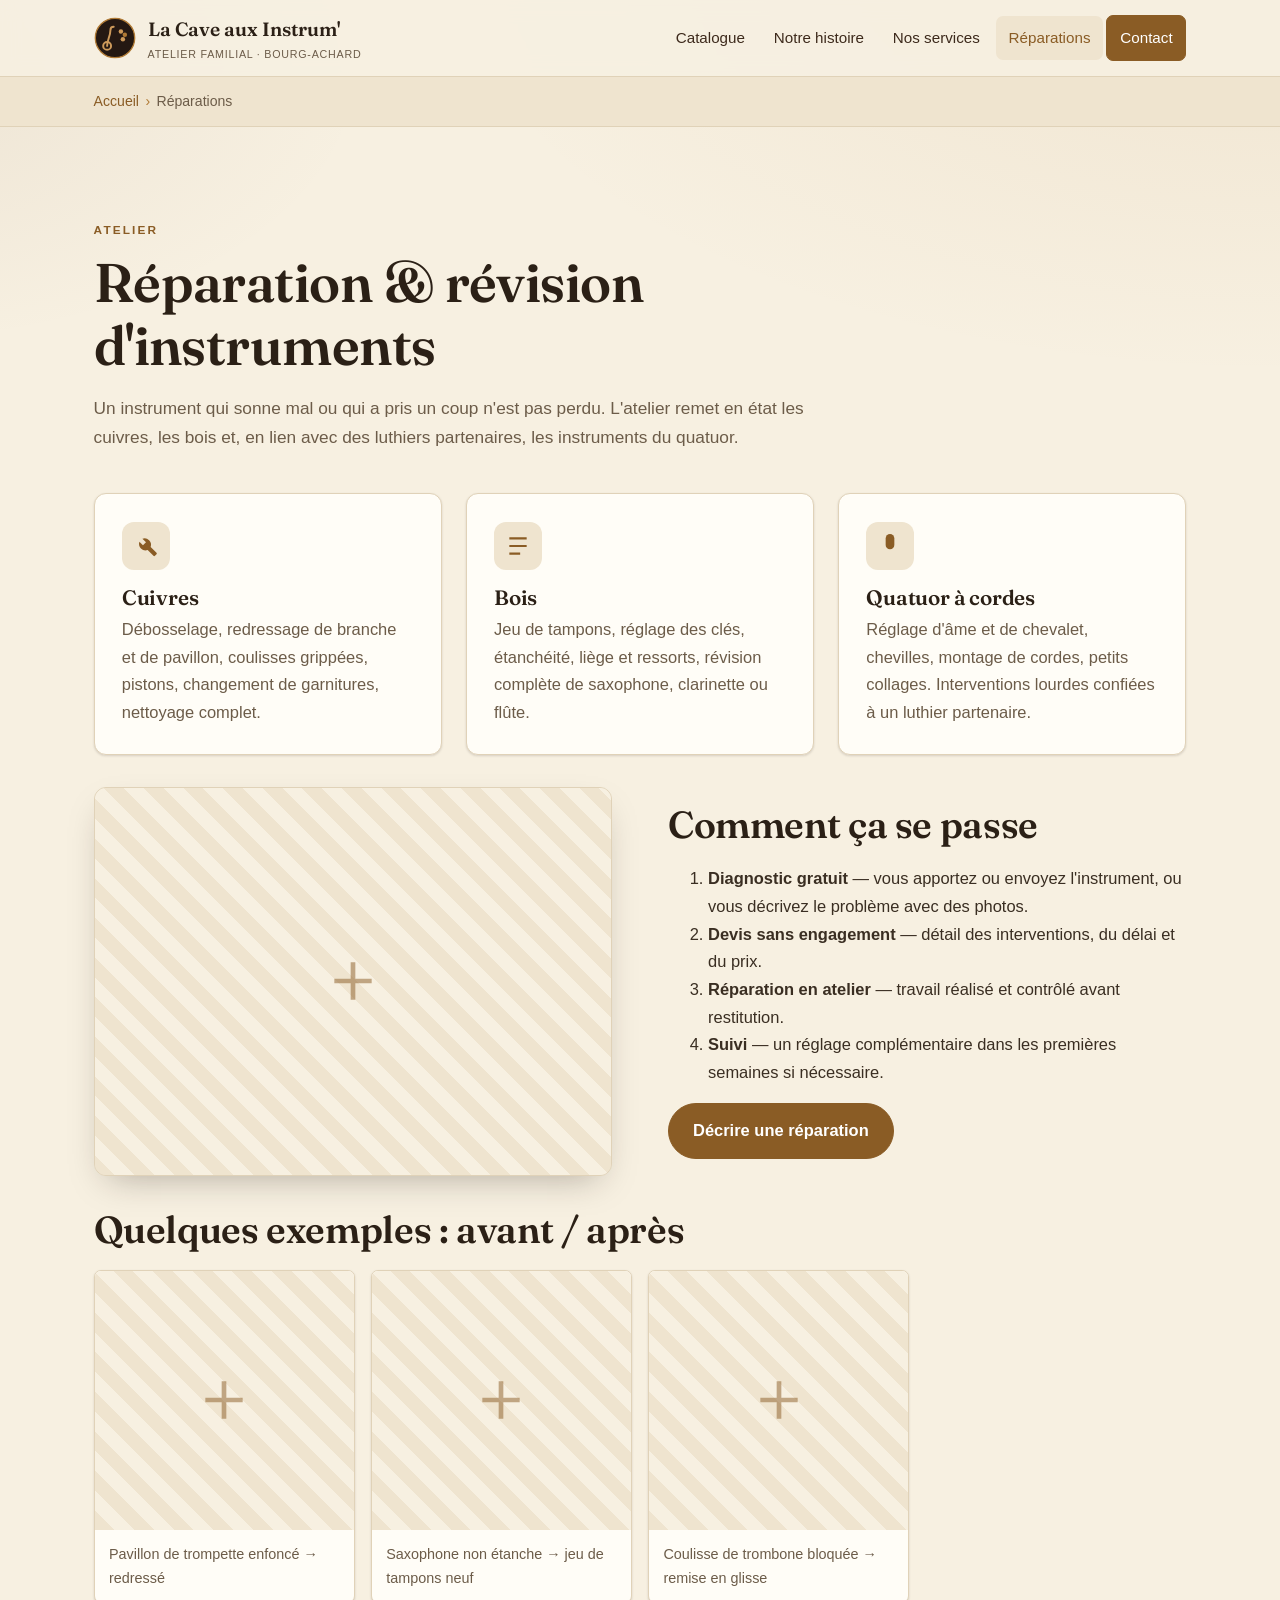
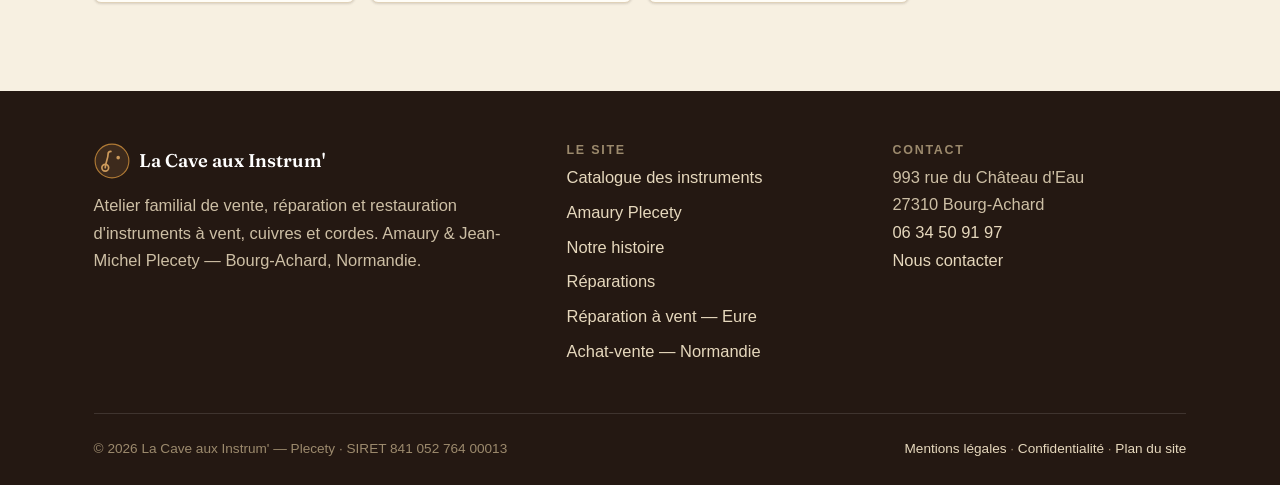
<file: reparations.html>
<!DOCTYPE html>
<html lang="fr">
<head>
<meta charset="utf-8">
<meta name="viewport" content="width=device-width, initial-scale=1">
<title>Réparation d'instruments de musique — cuivres, bois et quatuor | La Cave aux Instrum'</title>
<meta name="description" content="Réparation et révision d'instruments à vent et à cordes : débosselage du cuivre, tampons, réglages, remontage. Diagnostic gratuit, devis sans engagement à Bourg-Achard, Normandie.">
<meta name="robots" content="index, follow, max-image-preview:large">
<link rel="canonical" href="https://cedricmahdaoui-create.github.io/reparations.html">
<meta property="og:type" content="website">
<meta property="og:site_name" content="La Cave aux Instrum'">
<meta property="og:title" content="Réparation d'instruments de musique — La Cave aux Instrum'">
<meta property="og:description" content="Débosselage du cuivre, tampons, réglages, remontage. Diagnostic gratuit, devis sans engagement.">
<meta property="og:locale" content="fr_FR">
<meta property="og:url" content="https://cedricmahdaoui-create.github.io/reparations.html">
<meta property="og:image" content="https://cedricmahdaoui-create.github.io/assets/img/og-image.jpg">
<meta property="og:image:width" content="1200">
<meta property="og:image:height" content="630">
<meta name="twitter:card" content="summary_large_image">
<meta name="theme-color" content="#241812">
<link rel="icon" href="/assets/img/logo.svg" type="image/svg+xml">
<link rel="icon" href="/assets/img/favicon-32.png" sizes="32x32" type="image/png">
<link rel="apple-touch-icon" href="/assets/img/apple-touch-icon.png">
<link rel="manifest" href="/site.webmanifest">
<link rel="preload" href="/assets/fonts/fraunces-latin.woff2" as="font" type="font/woff2" crossorigin>
<link rel="stylesheet" href="/assets/css/style.css">
<script type="application/ld+json">
{
  "@context": "https://schema.org",
  "@type": "Service",
  "serviceType": "Réparation et révision d'instruments de musique",
  "provider": {
    "@type": "MusicStore",
    "name": "La Cave aux Instrum'",
    "telephone": "+33634509197",
    "email": "amaury.plecety@laposte.net",
    "address": {
      "@type": "PostalAddress",
      "streetAddress": "993 rue du Château d'Eau",
      "postalCode": "27310",
      "addressLocality": "Bourg-Achard",
      "addressRegion": "Normandie",
      "addressCountry": "FR"
    }
  },
  "areaServed": "Normandie",
  "description": "Débosselage du cuivre, remplacement de tampons, réglages, remontage, entretien d'instruments à vent et à cordes."
}
</script>
<script type="application/ld+json">
{
  "@context": "https://schema.org",
  "@type": "BreadcrumbList",
  "itemListElement": [
    { "@type": "ListItem", "position": 1, "name": "Accueil", "item": "https://cedricmahdaoui-create.github.io/" },
    { "@type": "ListItem", "position": 2, "name": "Réparations", "item": "https://cedricmahdaoui-create.github.io/reparations.html" }
  ]
}
</script>
</head>
<body>
<a class="skip-link" href="#contenu">Aller au contenu</a>

<header class="site-header">
  <div class="container">
    <a class="brand" href="/">
      <svg viewBox="0 0 64 64" aria-hidden="true"><circle cx="32" cy="32" r="30" fill="#241812"/><circle cx="32" cy="32" r="30" fill="none" stroke="#b07a35" stroke-width="2"/><path d="M20 44c0-9 5-15 5-24 0-3 2-5 5-5" fill="none" stroke="#cd9a5b" stroke-width="3" stroke-linecap="round"/><circle cx="20" cy="44" r="6" fill="none" stroke="#cd9a5b" stroke-width="3"/><circle cx="41" cy="22" r="3.4" fill="#cd9a5b"/><circle cx="47" cy="27" r="3.4" fill="#b07a35"/><circle cx="44" cy="34" r="3.4" fill="#cd9a5b"/></svg>
      <span>La Cave aux Instrum'<small>Atelier familial · Bourg-Achard</small></span>
    </a>
    <button class="nav-toggle" type="button" aria-expanded="false" aria-controls="main-nav">Menu</button>
    <nav class="main-nav" id="main-nav" aria-label="Navigation principale">
      <ul>
        <li><a href="/catalogue.html">Catalogue</a></li>
        <li><a href="/#histoire">Notre histoire</a></li>
        <li><a href="/#services">Nos services</a></li>
        <li><a href="/reparations.html" aria-current="page">Réparations</a></li>
        <li><a class="btn" href="/#contact">Contact</a></li>
      </ul>
    </nav>
  </div>
</header>

<nav class="breadcrumb" aria-label="Fil d'Ariane">
  <div class="container">
    <ol>
      <li><a href="/">Accueil</a></li>
      <li aria-current="page">Réparations</li>
    </ol>
  </div>
</nav>

<main id="contenu">
  <section class="section">
    <div class="container">
      <div class="section-head">
        <span class="eyebrow">Atelier</span>
        <h1>Réparation &amp; révision d'instruments</h1>
        <p class="lead">Un instrument qui sonne mal ou qui a pris un coup n'est pas perdu. L'atelier remet en état les cuivres, les bois et, en lien avec des luthiers partenaires, les instruments du quatuor.</p>
      </div>

      <div class="grid">
        <article class="card">
          <div class="card-ico"><svg viewBox="0 0 24 24" aria-hidden="true"><path fill="currentColor" d="m21.7 18.3-5.4-5.4a6 6 0 0 0-7.6-7.6l3.3 3.3-2.8 2.8-3.3-3.3a6 6 0 0 0 7.6 7.6l5.4 5.4a1 1 0 0 0 1.4 0l1.4-1.4a1 1 0 0 0 0-1.4Z"/></svg></div>
          <h3>Cuivres</h3>
          <p>Débosselage, redressage de branche et de pavillon, coulisses grippées, pistons, changement de garnitures, nettoyage complet.</p>
        </article>
        <article class="card">
          <div class="card-ico"><svg viewBox="0 0 24 24" aria-hidden="true"><path fill="currentColor" d="M4 4h16v2H4zm0 7h16v2H4zm0 7h10v2H4z"/></svg></div>
          <h3>Bois</h3>
          <p>Jeu de tampons, réglage des clés, étanchéité, liège et ressorts, révision complète de saxophone, clarinette ou flûte.</p>
        </article>
        <article class="card">
          <div class="card-ico"><svg viewBox="0 0 24 24" aria-hidden="true"><path fill="currentColor" d="M12 1a4 4 0 0 0-4 4v6a4 4 0 0 0 8 0V5a4 4 0 0 0-4-4Z"/></svg></div>
          <h3>Quatuor à cordes</h3>
          <p>Réglage d'âme et de chevalet, chevilles, montage de cordes, petits collages. Interventions lourdes confiées à un luthier partenaire.</p>
        </article>
      </div>

      <div class="split mt-2">
        <div class="split-media">
          <div class="placeholder" role="img" aria-label="Photo avant / après à venir">
            <svg viewBox="0 0 24 24" aria-hidden="true"><path fill="currentColor" d="M11 4h2v16h-2zM4 11h16v2H4z"/></svg>
          </div>
        </div>
        <div>
          <h2>Comment ça se passe</h2>
          <ol>
            <li><strong>Diagnostic gratuit</strong> — vous apportez ou envoyez l'instrument, ou vous décrivez le problème avec des photos.</li>
            <li><strong>Devis sans engagement</strong> — détail des interventions, du délai et du prix.</li>
            <li><strong>Réparation en atelier</strong> — travail réalisé et contrôlé avant restitution.</li>
            <li><strong>Suivi</strong> — un réglage complémentaire dans les premières semaines si nécessaire.</li>
          </ol>
          <a class="btn" href="/#contact">Décrire une réparation</a>
        </div>
      </div>

      <h2 class="mt-2">Quelques exemples : avant / après</h2>
      <div class="gallery">
        <figure><div class="placeholder" role="img" aria-label="Photo avant / après à venir"><svg viewBox="0 0 24 24" aria-hidden="true"><path fill="currentColor" d="M11 4h2v16h-2zM4 11h16v2H4z"/></svg></div><figcaption>Pavillon de trompette enfoncé → redressé</figcaption></figure>
        <figure><div class="placeholder" role="img" aria-label="Photo avant / après à venir"><svg viewBox="0 0 24 24" aria-hidden="true"><path fill="currentColor" d="M11 4h2v16h-2zM4 11h16v2H4z"/></svg></div><figcaption>Saxophone non étanche → jeu de tampons neuf</figcaption></figure>
        <figure><div class="placeholder" role="img" aria-label="Photo avant / après à venir"><svg viewBox="0 0 24 24" aria-hidden="true"><path fill="currentColor" d="M11 4h2v16h-2zM4 11h16v2H4z"/></svg></div><figcaption>Coulisse de trombone bloquée → remise en glisse</figcaption></figure>
      </div>
    </div>
  </section>
</main>

<footer class="site-footer">
  <div class="container">
    <div class="footer-grid">
      <div>
        <div class="footer-brand">
          <svg viewBox="0 0 64 64" aria-hidden="true"><circle cx="32" cy="32" r="30" fill="#3d2a1c"/><circle cx="32" cy="32" r="30" fill="none" stroke="#b07a35" stroke-width="2"/><path d="M20 44c0-9 5-15 5-24 0-3 2-5 5-5" fill="none" stroke="#cd9a5b" stroke-width="3" stroke-linecap="round"/><circle cx="20" cy="44" r="6" fill="none" stroke="#cd9a5b" stroke-width="3"/><circle cx="43" cy="26" r="3.2" fill="#cd9a5b"/></svg>
          <strong>La Cave aux Instrum'</strong>
        </div>
        <p>Atelier familial de vente, réparation et restauration d'instruments à vent, cuivres et cordes. Amaury &amp; Jean-Michel Plecety — Bourg-Achard, Normandie.</p>
      </div>
      <div>
        <h2>Le site</h2>
        <ul>
          <li><a href="/catalogue.html">Catalogue des instruments</a></li>
          <li><a href="/amaury-plecety.html">Amaury Plecety</a></li>
          <li><a href="/#histoire">Notre histoire</a></li>
          <li><a href="/reparations.html">Réparations</a></li>
          <li><a href="/reparation-instruments-vent-eure.html">Réparation à vent — Eure</a></li>
          <li><a href="/achat-vente-instruments-normandie.html">Achat-vente — Normandie</a></li>
        </ul>
      </div>
      <div>
        <h2>Contact</h2>
        <address>
          993 rue du Château d'Eau<br>
          27310 Bourg-Achard<br>
          <a href="tel:+33634509197">06 34 50 91 97</a><br>
          <a href="/#contact">Nous contacter</a>
        </address>
      </div>
    </div>
    <div class="footer-legal">
      <span>&copy; <span data-year>2026</span> La Cave aux Instrum' — Plecety · SIRET 841 052 764 00013</span>
      <span>
        <a href="/mentions-legales.html">Mentions légales</a> ·
        <a href="/politique-confidentialite.html">Confidentialité</a> ·
        <a href="/plan-du-site.html">Plan du site</a>
      </span>
    </div>
  </div>
</footer>

<!-- Barre d'actions mobile (visible sous 640px). Le lien WhatsApp suppose que
     le 06 34 50 91 97 est joignable sur WhatsApp — le retirer sinon (voir README). -->
<nav class="mobile-bar" aria-label="Contact rapide">
  <a href="tel:+33634509197"><svg viewBox="0 0 24 24" aria-hidden="true"><path fill="currentColor" d="M6.6 10.8a15.5 15.5 0 0 0 6.6 6.6l2.2-2.2c.3-.3.7-.4 1-.2 1.1.4 2.3.6 3.6.6.6 0 1 .4 1 1V20c0 .6-.4 1-1 1A17 17 0 0 1 3 4c0-.6.4-1 1-1h3.5c.6 0 1 .4 1 1 0 1.2.2 2.4.6 3.6.1.4 0 .8-.3 1z"/></svg>Appeler</a>
  <a class="mb-wa" href="https://wa.me/33634509197" target="_blank" rel="noopener noreferrer"><svg viewBox="0 0 24 24" aria-hidden="true"><path fill="currentColor" d="M12 2a10 10 0 0 0-8.6 15l-1.3 4.7 4.8-1.3A10 10 0 1 0 12 2m0 2a8 8 0 0 1 6.9 12l.3.5-.8 2.8-2.9-.8-.5.3A8 8 0 1 1 12 4m-2.5 3.6c-.2 0-.5 0-.7.3s-1 1-1 2.4 1 2.8 1.2 3 2 3.2 5 4.4c2.5 1 3 .8 3.6.8s1.7-.7 2-1.4.3-1.3.2-1.4l-1-.5-1.5-.7c-.2-.1-.4-.1-.5.1l-.7.9c-.1.2-.3.2-.5.1s-1-.4-2-1.2c-.7-.7-1.2-1.5-1.4-1.7s0-.4.1-.5l.5-.5c.1-.2.1-.3.2-.5s0-.4 0-.5l-.7-1.7c-.2-.4-.4-.4-.5-.4z"/></svg>WhatsApp</a>
  <a href="/#contact"><svg viewBox="0 0 24 24" aria-hidden="true"><path fill="currentColor" d="M4 4h16c1 0 2 1 2 2v12c0 1-1 2-2 2H4c-1 0-2-1-2-2V6c0-1 1-2 2-2m0 2v.4l8 5 8-5V6H4m0 12h16V8.3l-8 5-8-5V18z"/></svg>Écrire</a>
</nav>

<script src="/assets/js/main.js" defer></script>
</body>
</html>
</file>
<file: assets/css/style.css>
/* =========================================================================
   La Cave aux Instrum' — feuille de style principale
   Atelier familial · direction artistique artisanale et chaleureuse.
   Tons bois (noyer, ivoire) + accents cuivre / laiton.
   Titres : serif (Fraunces). Texte : sans-serif système.
   ========================================================================= */

/* Fraunces — serif chaleureuse et "old style" pour les titres.
   Police auto-hébergée (aucun appel à Google Fonts) : fichiers dans
   assets/fonts/. Variable, graisses 400 à 700, axe optique 9-144.
   Mise à jour : télécharger les .woff2 sur fonts.google.com/specimen/Fraunces
   ou gwfh.mranftl.com, puis remplacer les fichiers. */
@font-face {
  font-family: "Fraunces";
  font-style: normal;
  font-weight: 400 700;
  font-display: swap;
  src: url("/assets/fonts/fraunces-latin.woff2") format("woff2");
  unicode-range: U+0000-00FF, U+0131, U+0152-0153, U+02BB-02BC, U+02C6, U+02DA, U+02DC, U+0304, U+0308, U+0329, U+2000-206F, U+20AC, U+2122, U+2191, U+2193, U+2212, U+2215, U+FEFF, U+FFFD;
}
@font-face {
  font-family: "Fraunces";
  font-style: normal;
  font-weight: 400 700;
  font-display: swap;
  src: url("/assets/fonts/fraunces-latin-ext.woff2") format("woff2");
  unicode-range: U+0100-02BA, U+02BD-02C5, U+02C7-02CC, U+02CE-02D7, U+02DD-02FF, U+0304, U+0308, U+0329, U+1D00-1DBF, U+1E00-1E9F, U+1EF2-1EFF, U+2020, U+20A0-20AB, U+20AD-20C0, U+2113, U+2C60-2C7F, U+A720-A7FF;
}

:root {
  /* Bois & ivoire */
  --walnut-900:  #241812;
  --walnut-800:  #2f2015;
  --walnut-700:  #3d2a1c;
  --walnut-600:  #5a3d28;
  --wood-500:    #7a563a;
  --ivory:       #f7f0e1;
  --ivory-2:     #efe4cf;
  --paper:       #fffdf7;

  /* Cuivre / laiton */
  --brass:       #b07a35;
  --brass-light: #cd9a5b;
  --brass-dark:  #8a5c25;
  --copper:      #a5623a;

  --ink:         #2b2016;
  --text:        #3a2e22;
  --text-soft:   #6c5c49;
  --line:        #e0d2b8;

  --focus:       #1a5fb4;

  --radius:      12px;
  --radius-sm:   7px;
  --radius-lg:   20px;
  --shadow-sm:   0 1px 3px rgba(36, 24, 18, .09), 0 1px 2px rgba(36, 24, 18, .06);
  --shadow-md:   0 14px 34px -14px rgba(36, 24, 18, .34);
  --shadow-lg:   0 30px 60px -22px rgba(36, 24, 18, .42);
  --container:   1160px;

  --font: "Segoe UI", Roboto, -apple-system, BlinkMacSystemFont, "Helvetica Neue",
          Arial, "Noto Sans", sans-serif;
  --font-display: "Fraunces", "Iowan Old Style", "Palatino Linotype", Palatino,
          Georgia, "Times New Roman", serif;
}

@media (prefers-color-scheme: dark) {
  :root {
    --ivory:      #1c1611;
    --ivory-2:    #241c14;
    --paper:      #241a12;
    --walnut-900: #f3e8d5;
    --walnut-800: #ece0cb;
    --walnut-700: #e4d6bd;
    --ink:        #f4ebda;
    --text:       #eaddc8;
    --text-soft:  #b7a488;
    --line:       #3c2f21;
    --brass:      #cd9a5b;
    --brass-light:#e0b984;
    --brass-dark: #b07a35;
  }
}

*, *::before, *::after { box-sizing: border-box; }

html { scroll-behavior: smooth; }
@media (prefers-reduced-motion: reduce) {
  html { scroll-behavior: auto; }
  * { animation-duration: .01ms !important; transition-duration: .01ms !important; }
}

body {
  margin: 0;
  font-family: var(--font);
  font-size: 1.03rem;
  line-height: 1.68;
  color: var(--text);
  background-color: var(--ivory);
  background-image:
    radial-gradient(1400px 700px at 100% -5%, rgba(176, 122, 53, .10), transparent 60%),
    radial-gradient(900px 500px at -10% 8%, rgba(122, 86, 58, .08), transparent 55%);
  background-attachment: fixed;
  -webkit-font-smoothing: antialiased;
}

img { max-width: 100%; height: auto; display: block; }

a { color: var(--brass-dark); text-underline-offset: 2px; }
a:hover { color: var(--copper); }

:focus-visible {
  outline: 3px solid var(--focus);
  outline-offset: 2px;
  border-radius: 3px;
}

h1, h2, h3, h4 {
  font-family: var(--font-display);
  font-optical-sizing: auto;
  line-height: 1.15;
  color: var(--ink);
  font-weight: 600;
  margin: 0 0 .5em;
  letter-spacing: -.01em;
}
h1 { font-size: clamp(2.1rem, 1.3rem + 3vw, 3.4rem); font-weight: 600; }
h2 { font-size: clamp(1.6rem, 1.15rem + 1.9vw, 2.35rem); }
h3 { font-size: 1.3rem; }

p { margin: 0 0 1rem; }

.container {
  width: 100%;
  max-width: var(--container);
  margin-inline: auto;
  padding-inline: clamp(1rem, 4vw, 2.1rem);
}

.skip-link {
  position: absolute;
  left: -9999px;
  top: 0;
  background: var(--walnut-900);
  color: #fff;
  padding: .75rem 1rem;
  z-index: 999;
}
.skip-link:focus { left: 1rem; top: 1rem; }

.eyebrow {
  display: inline-block;
  letter-spacing: .18em;
  text-transform: uppercase;
  font-size: .74rem;
  font-weight: 700;
  color: var(--brass-dark);
}
.eyebrow--light { color: var(--brass-light); }

/* ---------- En-tête / navigation ---------- */
.site-header {
  position: sticky;
  top: 0;
  z-index: 100;
  background: color-mix(in srgb, var(--ivory) 90%, transparent);
  backdrop-filter: blur(9px);
  border-bottom: 1px solid var(--line);
}
.site-header .container {
  display: flex;
  align-items: center;
  justify-content: space-between;
  gap: 1rem;
  min-height: 76px;
}

.brand {
  display: flex;
  align-items: center;
  gap: .75rem;
  font-family: var(--font-display);
  font-weight: 600;
  font-size: 1.2rem;
  color: var(--ink);
  text-decoration: none;
}
.brand:hover { color: var(--ink); }
.brand svg { width: 42px; height: 42px; flex: none; }
.brand span small {
  display: block;
  font-family: var(--font);
  font-weight: 400;
  font-size: .67rem;
  letter-spacing: .07em;
  text-transform: uppercase;
  color: var(--text-soft);
}

.nav-toggle {
  display: none;
  background: none;
  border: 1px solid var(--line);
  border-radius: var(--radius-sm);
  padding: .55rem .7rem;
  cursor: pointer;
  color: var(--ink);
  font: inherit;
}

.main-nav ul {
  display: flex;
  gap: .2rem;
  list-style: none;
  margin: 0;
  padding: 0;
  align-items: center;
}
.main-nav a {
  display: block;
  padding: .55rem .8rem;
  border-radius: var(--radius-sm);
  text-decoration: none;
  color: var(--walnut-700);
  font-size: .95rem;
  font-weight: 500;
}
.main-nav a:hover { background: var(--ivory-2); color: var(--ink); }
.main-nav a[aria-current="page"] { color: var(--brass-dark); background: var(--ivory-2); }
.main-nav .btn { color: #fff; }

/* ---------- Boutons ---------- */
.btn {
  display: inline-flex;
  align-items: center;
  gap: .5rem;
  padding: .82rem 1.5rem;
  background: var(--brass-dark);
  color: #fff;
  border: 1px solid var(--brass-dark);
  border-radius: 999px;
  font: inherit;
  font-weight: 600;
  text-decoration: none;
  cursor: pointer;
  transition: transform .12s ease, background .12s ease, box-shadow .12s ease;
}
.btn:hover {
  background: var(--copper);
  border-color: var(--copper);
  color: #fff;
  transform: translateY(-1px);
  box-shadow: var(--shadow-md);
}
.btn--ghost {
  background: transparent;
  color: var(--brass-dark);
  border-color: var(--brass);
}
.btn--ghost:hover { background: var(--ivory-2); color: var(--brass-dark); box-shadow: none; }

/* ---------- Hero ---------- */
.hero {
  position: relative;
  color: #f4e9d6;
  /* Illustration décorative générée : elle ne représente pas l'atelier réel. */
  background:
    linear-gradient(90deg, rgba(28,18,13,.87) 0%, rgba(28,18,13,.70) 48%, rgba(28,18,13,.28) 100%),
    linear-gradient(180deg, rgba(28,18,13,.15), rgba(28,18,13,.58)),
    #241812 url("/assets/img/hero-atelier-artisanal.jpg") right center / cover no-repeat;
  overflow: hidden;
}
.hero::after {
  content: "";
  position: absolute;
  inset: 0;
  opacity: .5;
  background-image: url("data:image/svg+xml,%3Csvg xmlns='http://www.w3.org/2000/svg' width='120' height='24' viewBox='0 0 120 24'%3E%3Cg fill='none' stroke='%23cd9a5b' stroke-opacity='.16'%3E%3Cpath d='M0 12h120M0 4h120M0 20h120'/%3E%3C/g%3E%3C/svg%3E");
  pointer-events: none;
  mix-blend-mode: overlay;
}
.hero .container {
  position: relative;
  z-index: 1;
  padding-block: clamp(3.75rem, 9vw, 7rem);
  max-width: 820px;
}
.hero h1 { color: #fff; margin-bottom: .35em; }
.hero p { font-size: 1.18rem; color: #e9dcc4; max-width: 60ch; }
.hero .eyebrow { margin-bottom: 1.1rem; }
.hero-actions { display: flex; flex-wrap: wrap; gap: .8rem; margin-top: 1.8rem; }
.hero .btn--ghost { color: #f4e9d6; border-color: rgba(244,233,214,.45); }
.hero .btn--ghost:hover { background: rgba(244,233,214,.12); color: #fff; }
.hero-signature {
  margin-top: 2.2rem;
  font-family: var(--font-display);
  font-style: italic;
  font-size: 1.05rem;
  color: var(--brass-light);
}
@media (max-width: 700px) {
  .hero { background-position: 61% center; }
}

/* ---------- Sections ---------- */
.section { padding-block: clamp(3.25rem, 7vw, 5.5rem); }
main > section[id] { scroll-margin-top: 88px; }
.section--alt {
  background: var(--ivory-2);
  border-block: 1px solid var(--line);
}
.section--walnut {
  background: linear-gradient(160deg, #2f2015, #241812);
  color: #ecdfc8;
}
.section--walnut h1, .section--walnut h2, .section--walnut h3 { color: #fff; }
.section--walnut .eyebrow { color: var(--brass-light); }
.section-head { max-width: 720px; margin-bottom: 2.6rem; }
.section-head .eyebrow { margin-bottom: .7rem; }
.section-head p { color: var(--text-soft); margin-bottom: 0; font-size: 1.08rem; }
.section--walnut .section-head p { color: #d8c8ab; }
.section--walnut .lead { color: #e3d5ba; }
.section--walnut .prose { color: inherit; }

/* ---------- Grilles génériques ---------- */
.grid {
  display: grid;
  gap: 1.5rem;
  grid-template-columns: repeat(auto-fit, minmax(250px, 1fr));
}

.card {
  background: var(--paper);
  border: 1px solid var(--line);
  border-radius: var(--radius);
  padding: 1.7rem;
  box-shadow: var(--shadow-sm);
}
.card h3 { margin-bottom: .4rem; }
.card p { color: var(--text-soft); margin-bottom: 0; }
.card .card-ico {
  width: 48px; height: 48px;
  display: grid; place-items: center;
  border-radius: 12px;
  background: var(--ivory-2);
  color: var(--brass-dark);
  margin-bottom: 1rem;
}
.card .card-ico svg { width: 26px; height: 26px; }

a.card {
  text-decoration: none;
  color: inherit;
  transition: transform .16s ease, box-shadow .16s ease, border-color .16s ease;
}
a.card:hover {
  transform: translateY(-3px);
  box-shadow: var(--shadow-md);
  border-color: var(--brass);
}
a.card .more { display: inline-block; margin-top: 1rem; font-weight: 600; color: var(--brass-dark); }

/* ---------- Notre histoire ---------- */
.story {
  display: grid;
  gap: clamp(1.5rem, 5vw, 3.5rem);
  grid-template-columns: 1fr 1fr;
  align-items: start;
}
@media (max-width: 860px) { .story { grid-template-columns: 1fr; } }
.story-portrait {
  border-radius: var(--radius);
  overflow: hidden;
  border: 1px solid var(--line);
  box-shadow: var(--shadow-md);
  background: var(--ivory-2);
  aspect-ratio: 3 / 2;
}
.story-portrait img { width: 100%; height: 100%; object-fit: cover; }

.timeline { list-style: none; margin: 1.5rem 0 0; padding: 0; }
.timeline li {
  position: relative;
  padding-left: 1.8rem;
  padding-bottom: 1.4rem;
  border-left: 2px solid var(--line);
}
.timeline li:last-child { padding-bottom: 0; }
.timeline li::before {
  content: "";
  position: absolute;
  left: -8px; top: .2em;
  width: 14px; height: 14px;
  border-radius: 50%;
  background: var(--brass);
  border: 3px solid var(--ivory);
}
.section--walnut .timeline li { border-left-color: rgba(205,154,91,.32); }
.section--walnut .timeline li::before { border-color: var(--walnut-800); }
.timeline strong { display: block; color: var(--ink); font-size: 1.05rem; }
.section--walnut .timeline strong { color: #fff; }
.timeline p { margin: .2rem 0 0; color: var(--text-soft); }
.section--walnut .timeline p { color: #d3c2a4; }

/* Encart "la relève" — met Amaury en avant */
.spotlight {
  margin-top: 2rem;
  padding: 1.5rem 1.6rem;
  background: var(--paper);
  border: 1px solid var(--line);
  border-left: 4px solid var(--brass);
  border-radius: var(--radius);
  box-shadow: var(--shadow-sm);
}
.section--walnut .spotlight {
  background: rgba(255,255,255,.06);
  border-color: rgba(205,154,91,.4);
  border-left-color: var(--brass-light);
}
.spotlight h3 { margin-bottom: .3rem; }
.spotlight p { margin-bottom: 0; color: var(--text-soft); }
.section--walnut .spotlight p { color: #dcccae; }

/* ---------- Nos services (deux colonnes) ---------- */
.services {
  display: grid;
  gap: 1.75rem;
  grid-template-columns: 1fr 1fr;
}
@media (max-width: 820px) { .services { grid-template-columns: 1fr; } }
.service {
  background: var(--paper);
  border: 1px solid var(--line);
  border-radius: var(--radius-lg);
  padding: clamp(1.6rem, 3vw, 2.4rem);
  box-shadow: var(--shadow-sm);
  display: flex;
  flex-direction: column;
}
.service-tag {
  align-self: flex-start;
  font-size: .72rem;
  font-weight: 700;
  letter-spacing: .12em;
  text-transform: uppercase;
  color: var(--brass-dark);
  background: var(--ivory-2);
  border-radius: 999px;
  padding: .35rem .8rem;
  margin-bottom: 1rem;
}
.service h3 { font-size: 1.5rem; }
.service > p { color: var(--text-soft); }
.check-list { list-style: none; margin: .5rem 0 1.5rem; padding: 0; }
.check-list li { position: relative; padding-left: 1.9rem; margin-bottom: .7rem; }
.check-list li::before {
  content: "";
  position: absolute;
  left: 0; top: .3em;
  width: 1.15rem; height: 1.15rem;
  background: var(--brass-dark);
  mask: url("data:image/svg+xml,%3Csvg xmlns='http://www.w3.org/2000/svg' viewBox='0 0 24 24'%3E%3Cpath fill='black' d='M9 16.17 4.83 12l-1.42 1.41L9 19 21 7l-1.41-1.41z'/%3E%3C/svg%3E") center / contain no-repeat;
}
.service .btn { margin-top: auto; align-self: flex-start; }

/* ---------- Galerie (zoom au survol) ---------- */
.gallery {
  display: grid;
  gap: 1rem;
  grid-template-columns: repeat(auto-fill, minmax(230px, 1fr));
}
.gallery figure {
  margin: 0;
  border: 1px solid var(--line);
  border-radius: var(--radius-sm);
  overflow: hidden;
  background: var(--paper);
  box-shadow: var(--shadow-sm);
}
.gallery .frame {
  position: relative;
  overflow: hidden;
  aspect-ratio: 1 / 1;
}
.gallery .frame img,
.gallery .frame .placeholder {
  width: 100%; height: 100%;
  object-fit: cover;
  transition: transform .5s cubic-bezier(.2,.7,.2,1);
}
.gallery figure:hover .frame img,
.gallery figure:focus-within .frame img,
.gallery figure:hover .frame .placeholder { transform: scale(1.08); }
.gallery figcaption {
  padding: .75rem .9rem;
  font-size: .9rem;
  color: var(--text-soft);
}

.review-summary {
  max-width: 40rem;
  margin: 0 auto;
  padding: clamp(1.5rem, 4vw, 2.5rem);
  border: 1px solid var(--line);
  border-radius: var(--radius);
  background: var(--paper);
  box-shadow: var(--shadow-sm);
  text-align: center;
}
.review-stars { display: block; color: var(--brass); font-size: 1.35rem; letter-spacing: .12em; }
.review-summary strong { font-family: var(--font-display); font-size: 2rem; margin-right: .4rem; }
.review-summary small { display: block; margin-top: 1rem; color: var(--text-soft); font-size: .78rem; }
.testimonials .quote { display: none; }
.testimonials .review-summary { grid-column: 1 / -1; }
.social-links { display: flex; flex-wrap: wrap; gap: .65rem; }
.social-link { display: inline-flex; align-items: center; gap: .55rem; padding: .65rem .85rem; border-radius: 999px; background: #1877f2; color: #fff; font-weight: 700; text-decoration: none; }
.social-link:hover { background: #0f5fc7; color: #fff; text-decoration: none; }
.social-link--maps { background: var(--walnut-700); }
.social-link--maps:hover { background: var(--walnut-900); }

/* Galerie sans wrapper .frame (pages secondaires) */
.gallery figure > img,
.gallery figure > .placeholder {
  width: 100%;
  aspect-ratio: 1 / 1;
  object-fit: cover;
  transition: transform .5s cubic-bezier(.2,.7,.2,1);
}
.gallery figure:hover > img,
.gallery figure:hover > .placeholder { transform: scale(1.08); }

/* Illustration de repli quand aucune photo n'est fournie */
.placeholder {
  display: grid; place-items: center;
  color: var(--brass-dark);
  background:
    repeating-linear-gradient(45deg, var(--ivory-2) 0 14px, var(--ivory) 14px 28px);
}
.placeholder svg { width: 56px; height: 56px; opacity: .5; }
.story-portrait .placeholder { width: 100%; height: 100%; }

/* ---------- Bloc média + texte (pages secondaires) ---------- */
.split {
  display: grid;
  gap: clamp(1.5rem, 5vw, 3.5rem);
  align-items: center;
  grid-template-columns: 1fr 1fr;
}
.split--reverse .split-media { order: 2; }
@media (max-width: 820px) {
  .split { grid-template-columns: 1fr; }
  .split--reverse .split-media { order: 0; }
}
.split-media {
  border-radius: var(--radius);
  overflow: hidden;
  border: 1px solid var(--line);
  box-shadow: var(--shadow-md);
  background: var(--ivory-2);
  aspect-ratio: 4 / 3;
}
.split-media img { width: 100%; height: 100%; object-fit: cover; }
.split-media .placeholder { width: 100%; height: 100%; }

/* Section-head sans classe utilitaire (pages secondaires) */
.section-head h1 { margin-bottom: .3em; }

/* ---------- Témoignages ---------- */
.testimonials {
  display: grid;
  gap: 1.5rem;
  grid-template-columns: repeat(auto-fit, minmax(270px, 1fr));
}
.quote {
  background: var(--paper);
  border: 1px solid var(--line);
  border-radius: var(--radius);
  padding: 1.7rem;
  box-shadow: var(--shadow-sm);
  display: flex;
  flex-direction: column;
}
.quote blockquote {
  margin: 0 0 1rem;
  font-family: var(--font-display);
  font-size: 1.12rem;
  line-height: 1.5;
  color: var(--ink);
}
.quote blockquote::before { content: "\201C"; color: var(--brass); font-size: 1.6em; line-height: 0; vertical-align: -.35em; margin-right: .06em; }
.quote figcaption { margin-top: auto; font-size: .92rem; color: var(--text-soft); }
.quote figcaption strong { color: var(--ink); display: block; font-weight: 600; }

/* ---------- Bandeau d'appel ---------- */
.cta-band {
  background: linear-gradient(135deg, var(--brass-dark), var(--copper));
  color: #fff;
  border-radius: var(--radius-lg);
  padding: clamp(2rem, 5vw, 3.25rem);
  text-align: center;
}
.cta-band h2 { color: #fff; }
.cta-band p { color: #f7ecd9; max-width: 48ch; margin-inline: auto; }
.cta-band .btn { background: #fff; color: var(--brass-dark); border-color: #fff; margin-top: .5rem; }
.cta-band .btn:hover { background: var(--walnut-900); color: #fff; border-color: var(--walnut-900); }

/* ---------- Contact ---------- */
.info-grid {
  display: grid;
  gap: 1.5rem;
  grid-template-columns: repeat(auto-fit, minmax(210px, 1fr));
}
.info-item h3 { font-size: 1.05rem; margin-bottom: .2rem; }
.info-item p { margin: 0; color: var(--text-soft); }
.info-item a { font-weight: 600; }
address { font-style: normal; }

.contact-split {
  display: grid;
  gap: clamp(1.5rem, 5vw, 3rem);
  grid-template-columns: 1fr 1fr;
  align-items: start;
}
@media (max-width: 860px) { .contact-split { grid-template-columns: 1fr; } }
.contact-map {
  display: block;
  position: relative;
  border-radius: var(--radius);
  overflow: hidden;
  border: 1px solid var(--line);
  box-shadow: var(--shadow-md);
  aspect-ratio: 4 / 3;
  background: var(--ivory-2);
  text-decoration: none;
  transition: box-shadow .16s ease, transform .16s ease;
}
.contact-map:hover { box-shadow: var(--shadow-lg); transform: translateY(-2px); }
.contact-map .map-illus { position: absolute; inset: 0; width: 100%; height: 100%; }
.contact-map .map-cta {
  position: absolute;
  left: 12px;
  bottom: 12px;
  display: inline-flex;
  align-items: center;
  gap: .4rem;
  padding: .5rem .85rem;
  border-radius: 999px;
  background: rgba(36, 24, 18, .82);
  color: #f4e9d6;
  font-size: .85rem;
  font-weight: 600;
}
.contact-map .map-cta svg { width: 16px; height: 16px; }
.contact-map:hover .map-cta { background: #241812; color: #fff; }
.map-actions { display: flex; }

.hours {
  list-style: none;
  margin: 0;
  padding: 0;
  border: 1px solid var(--line);
  border-radius: var(--radius);
  background: var(--paper);
  overflow: hidden;
}
.hours li {
  display: flex;
  justify-content: space-between;
  gap: 1rem;
  padding: .7rem 1.1rem;
  border-bottom: 1px solid var(--line);
}
.hours li:last-child { border-bottom: 0; }
.hours li span:first-child { color: var(--text-soft); }
.hours li span:last-child { font-weight: 600; color: var(--ink); }
.hours li[data-closed] span:last-child { color: var(--text-soft); font-weight: 400; }

/* ---------- Formulaire ---------- */
.form-field { margin-bottom: 1.2rem; }
.form-field label { display: block; font-weight: 600; margin-bottom: .35rem; color: var(--ink); }
.form-field input,
.form-field textarea {
  width: 100%;
  padding: .78rem .95rem;
  font: inherit;
  color: var(--text);
  background: var(--paper);
  border: 1px solid var(--line);
  border-radius: var(--radius-sm);
}
.form-field input:focus,
.form-field textarea:focus {
  border-color: var(--brass);
  outline: 3px solid color-mix(in srgb, var(--brass) 35%, transparent);
  outline-offset: 1px;
}
.form-field textarea { min-height: 150px; resize: vertical; }
.checkbox-field label { font-weight: 400; display: flex; gap: .6rem; align-items: flex-start; }
.checkbox-field input { width: auto; margin-top: .35rem; flex: none; }
.form-hp { position: absolute; left: -9999px; width: 1px; height: 1px; overflow: hidden; }
.form-note { font-size: .88rem; color: var(--text-soft); }

/* ---------- Fil d'Ariane ---------- */
.breadcrumb { background: var(--ivory-2); border-bottom: 1px solid var(--line); }
.breadcrumb ol {
  display: flex;
  flex-wrap: wrap;
  gap: .4rem;
  list-style: none;
  margin: 0;
  padding: .8rem 0;
  font-size: .88rem;
  color: var(--text-soft);
}
.breadcrumb li + li::before { content: "›"; margin-right: .4rem; color: var(--brass); }
.breadcrumb a { text-decoration: none; }

/* ---------- Pied de page ---------- */
.site-footer {
  background: var(--walnut-900);
  color: #cdbfa5;
  padding-block: 3.25rem 1.5rem;
  margin-top: 0;
}
.site-footer a { color: #e6d8bd; text-decoration: none; }
.site-footer a:hover { color: #fff; text-decoration: underline; }
.footer-grid { display: grid; gap: 2rem; grid-template-columns: 1.5fr 1fr 1fr; }
@media (max-width: 720px) { .footer-grid { grid-template-columns: 1fr; } }
.site-footer h2 {
  font-size: .78rem;
  letter-spacing: .14em;
  text-transform: uppercase;
  color: #9c8a6d;
  font-family: var(--font);
  font-weight: 700;
}
.site-footer ul { list-style: none; margin: 0; padding: 0; }
.site-footer li { margin-bottom: .45rem; }
.footer-brand { display: flex; align-items: center; gap: .6rem; margin-bottom: .8rem; }
.footer-brand svg { width: 36px; height: 36px; }
.footer-brand strong { color: #fff; font-family: var(--font-display); font-size: 1.15rem; font-weight: 600; }
.footer-legal {
  margin-top: 2.5rem;
  padding-top: 1.5rem;
  border-top: 1px solid rgba(255,255,255,.12);
  font-size: .85rem;
  color: #9c8a6d;
  display: flex;
  flex-wrap: wrap;
  gap: .5rem 1.5rem;
  justify-content: space-between;
}

/* ---------- Catalogue filtrable ---------- */
.catalogue-filters {
  display: grid;
  grid-template-columns: repeat(auto-fit, minmax(180px, 1fr));
  gap: 1rem;
  align-items: end;
  padding: 1.3rem;
  background: var(--paper);
  border: 1px solid var(--line);
  border-radius: var(--radius);
  box-shadow: var(--shadow-sm);
  margin-bottom: 1.4rem;
}
.cat-field { display: flex; flex-direction: column; gap: .35rem; }
.cat-field label { font-weight: 600; font-size: .9rem; color: var(--ink); }
.cat-field input[type="search"],
.cat-field select {
  padding: .6rem .7rem;
  font: inherit;
  color: var(--text);
  background: var(--ivory);
  border: 1px solid var(--line);
  border-radius: var(--radius-sm);
}
.cat-field input:focus, .cat-field select:focus {
  border-color: var(--brass);
  outline: 3px solid color-mix(in srgb, var(--brass) 35%, transparent);
}
.cat-field--check { flex-direction: row; align-items: center; }
.cat-field--check label { display: flex; align-items: center; gap: .5rem; font-weight: 400; }
.catalogue-filters .btn { align-self: end; }

.catalogue-count { font-size: .9rem; color: var(--text-soft); margin: 0 0 1rem; }
.catalogue-empty {
  padding: 1.5rem;
  background: var(--ivory-2);
  border: 1px dashed var(--line);
  border-radius: var(--radius);
  color: var(--text-soft);
}

.catalogue-grid {
  display: grid;
  gap: 1.5rem;
  grid-template-columns: repeat(auto-fill, minmax(260px, 1fr));
}
.cat-card {
  display: flex;
  flex-direction: column;
  background: var(--paper);
  border: 1px solid var(--line);
  border-radius: var(--radius);
  overflow: hidden;
  box-shadow: var(--shadow-sm);
}
.cat-card.is-unavailable { opacity: .78; }
.cat-card-media { position: relative; aspect-ratio: 4 / 3; background: var(--ivory-2); }
.cat-card-media img { width: 100%; height: 100%; object-fit: cover; }
.cat-card-media .placeholder { width: 100%; height: 100%; }
.cat-badge {
  position: absolute;
  left: 10px; top: 10px;
  font-size: .74rem;
  font-weight: 700;
  letter-spacing: .04em;
  padding: .28rem .6rem;
  border-radius: 999px;
  background: rgba(36,24,18,.82);
  color: #f4e9d6;
}
.cat-badge--ok { background: #2f6d43; color: #fff; }
.cat-card-body { display: flex; flex-direction: column; gap: .5rem; padding: 1.2rem; flex: 1; }
.cat-card-body h3 { margin: 0; font-size: 1.12rem; }
.cat-card-meta { margin: 0; font-size: .85rem; color: var(--brass-dark); font-weight: 600; }
.cat-card-desc { margin: 0; font-size: .92rem; color: var(--text-soft); }
.cat-card-foot {
  margin-top: auto;
  padding-top: .7rem;
  display: flex;
  align-items: center;
  justify-content: space-between;
  gap: .7rem;
  flex-wrap: wrap;
}
.cat-card-price { font-family: var(--font-display); font-size: 1.15rem; color: var(--ink); font-weight: 600; }
.cat-card-foot .btn { padding: .55rem 1rem; font-size: .88rem; }

/* ---------- Barre d'actions mobile ---------- */
.mobile-bar { display: none; }
@media (max-width: 640px) {
  .mobile-bar {
    display: grid;
    grid-template-columns: repeat(3, 1fr);
    position: fixed;
    left: 0; right: 0; bottom: 0;
    z-index: 200;
    background: color-mix(in srgb, var(--walnut-900) 94%, transparent);
    backdrop-filter: blur(8px);
    border-top: 1px solid rgba(205,154,91,.3);
  }
  .mobile-bar a {
    display: flex;
    flex-direction: column;
    align-items: center;
    gap: .15rem;
    padding: .55rem .4rem calc(.55rem + env(safe-area-inset-bottom, 0px));
    color: #f0e6d3;
    text-decoration: none;
    font-size: .74rem;
    font-weight: 600;
  }
  .mobile-bar a + a { border-left: 1px solid rgba(205,154,91,.22); }
  .mobile-bar a:active { background: rgba(205,154,91,.16); }
  .mobile-bar svg { width: 22px; height: 22px; }
  .mobile-bar .mb-wa { color: #cdeccf; }
  body { padding-bottom: 62px; }
  .site-footer { margin-bottom: 0; }
}

/* ---------- Espace d'administration (/admin/) ---------- */
.admin-toolbar {
  display: flex;
  flex-wrap: wrap;
  align-items: center;
  gap: .8rem;
  margin-bottom: 1rem;
}
.admin-count { color: var(--text-soft); font-size: .9rem; }
.admin-status { min-height: 1.4em; margin: 0 0 1rem; font-size: .92rem; color: var(--text-soft); }
.admin-status--ok { color: var(--success, #2f7d4f); }
.admin-status--warn { color: var(--copper); }
.admin-list { display: flex; flex-direction: column; gap: 1rem; }
.admin-item {
  background: var(--paper);
  border: 1px solid var(--line);
  border-radius: var(--radius);
  padding: 1.1rem 1.2rem;
  box-shadow: var(--shadow-sm);
}
.admin-item-head { display: flex; gap: .6rem; align-items: center; }
.admin-nom { flex: 1; font-weight: 600; font-size: 1.05rem; }
.admin-item-actions { display: flex; gap: .3rem; flex: none; }
.admin-mini {
  width: 34px; height: 34px;
  border: 1px solid var(--line);
  background: var(--ivory);
  border-radius: var(--radius-sm);
  cursor: pointer;
  color: var(--text-soft);
  font-size: .8rem;
}
.admin-mini:hover { border-color: var(--brass); color: var(--ink); }
.admin-mini--del:hover { border-color: var(--copper); color: var(--copper); }
.admin-grid {
  display: grid;
  grid-template-columns: repeat(auto-fit, minmax(200px, 1fr));
  gap: .8rem 1rem;
  margin-top: .9rem;
}
.admin-grid label {
  display: flex;
  flex-direction: column;
  gap: .3rem;
  font-size: .85rem;
  font-weight: 600;
  color: var(--ink);
}
.admin-grid input,
.admin-grid select,
.admin-grid textarea {
  font: inherit;
  font-weight: 400;
  padding: .55rem .7rem;
  border: 1px solid var(--line);
  border-radius: var(--radius-sm);
  background: var(--ivory);
  color: var(--text);
}
.admin-grid input:focus,
.admin-grid select:focus,
.admin-grid textarea:focus {
  border-color: var(--brass);
  outline: 3px solid color-mix(in srgb, var(--brass) 30%, transparent);
}
.admin-grid textarea { resize: vertical; }
.admin-check { flex-direction: row !important; align-items: center; gap: .5rem !important; font-weight: 400 !important; }
.admin-check input { width: auto; }
.admin-wide { grid-column: 1 / -1; }
.admin-preview { margin-top: .8rem; }
.admin-preview img {
  max-height: 120px;
  border-radius: var(--radius-sm);
  border: 1px solid var(--line);
}
.admin-sep { border: 0; border-top: 1px solid var(--line); margin: 2.5rem 0; }
.admin-steps { line-height: 1.7; }
.admin-steps li { margin-bottom: .8rem; }
.admin-steps code, .admin-json code, .prose code, .admin-steps li code {
  background: var(--ivory-2);
  padding: .1em .4em;
  border-radius: 4px;
  font-size: .92em;
}
.admin-details { margin-top: 1.5rem; }
.admin-details summary { cursor: pointer; font-weight: 600; color: var(--brass-dark); }
.admin-json {
  margin-top: .8rem;
  padding: 1rem;
  background: var(--walnut-900);
  color: #e7dcc6;
  border-radius: var(--radius-sm);
  overflow: auto;
  max-height: 340px;
  font-size: .82rem;
  line-height: 1.5;
}
.admin-hidden-ta { position: fixed; left: -9999px; top: 0; opacity: 0; }

/* ---------- Utilitaires ---------- */
.prose { max-width: 70ch; }
.prose h2 { margin-top: 2rem; }
.text-center { text-align: center; }
.mt-1 { margin-top: 1rem; }
.mt-2 { margin-top: 2rem; }
.lead { font-size: 1.16rem; color: var(--text-soft); }
.tag-row { display: flex; flex-wrap: wrap; gap: .5rem; margin: 1rem 0 0; }
.tag {
  font-size: .82rem;
  padding: .32rem .75rem;
  border-radius: 999px;
  background: var(--ivory-2);
  border: 1px solid var(--line);
  color: var(--text-soft);
}

/* ---------- Nav responsive ---------- */
@media (max-width: 940px) {
  .nav-toggle { display: inline-flex; align-items: center; gap: .4rem; }
  .main-nav {
    position: absolute;
    left: 0; right: 0;
    top: 100%;
    background: var(--ivory);
    border-bottom: 1px solid var(--line);
    padding: .6rem clamp(1rem, 4vw, 2rem) 1.2rem;
    display: none;
    box-shadow: var(--shadow-md);
  }
  .main-nav.is-open { display: block; }
  .main-nav ul { flex-direction: column; align-items: stretch; gap: .1rem; }
  .main-nav a { padding: .8rem .6rem; }
  .main-nav .btn { justify-content: center; margin-top: .6rem; }
}
</file>
